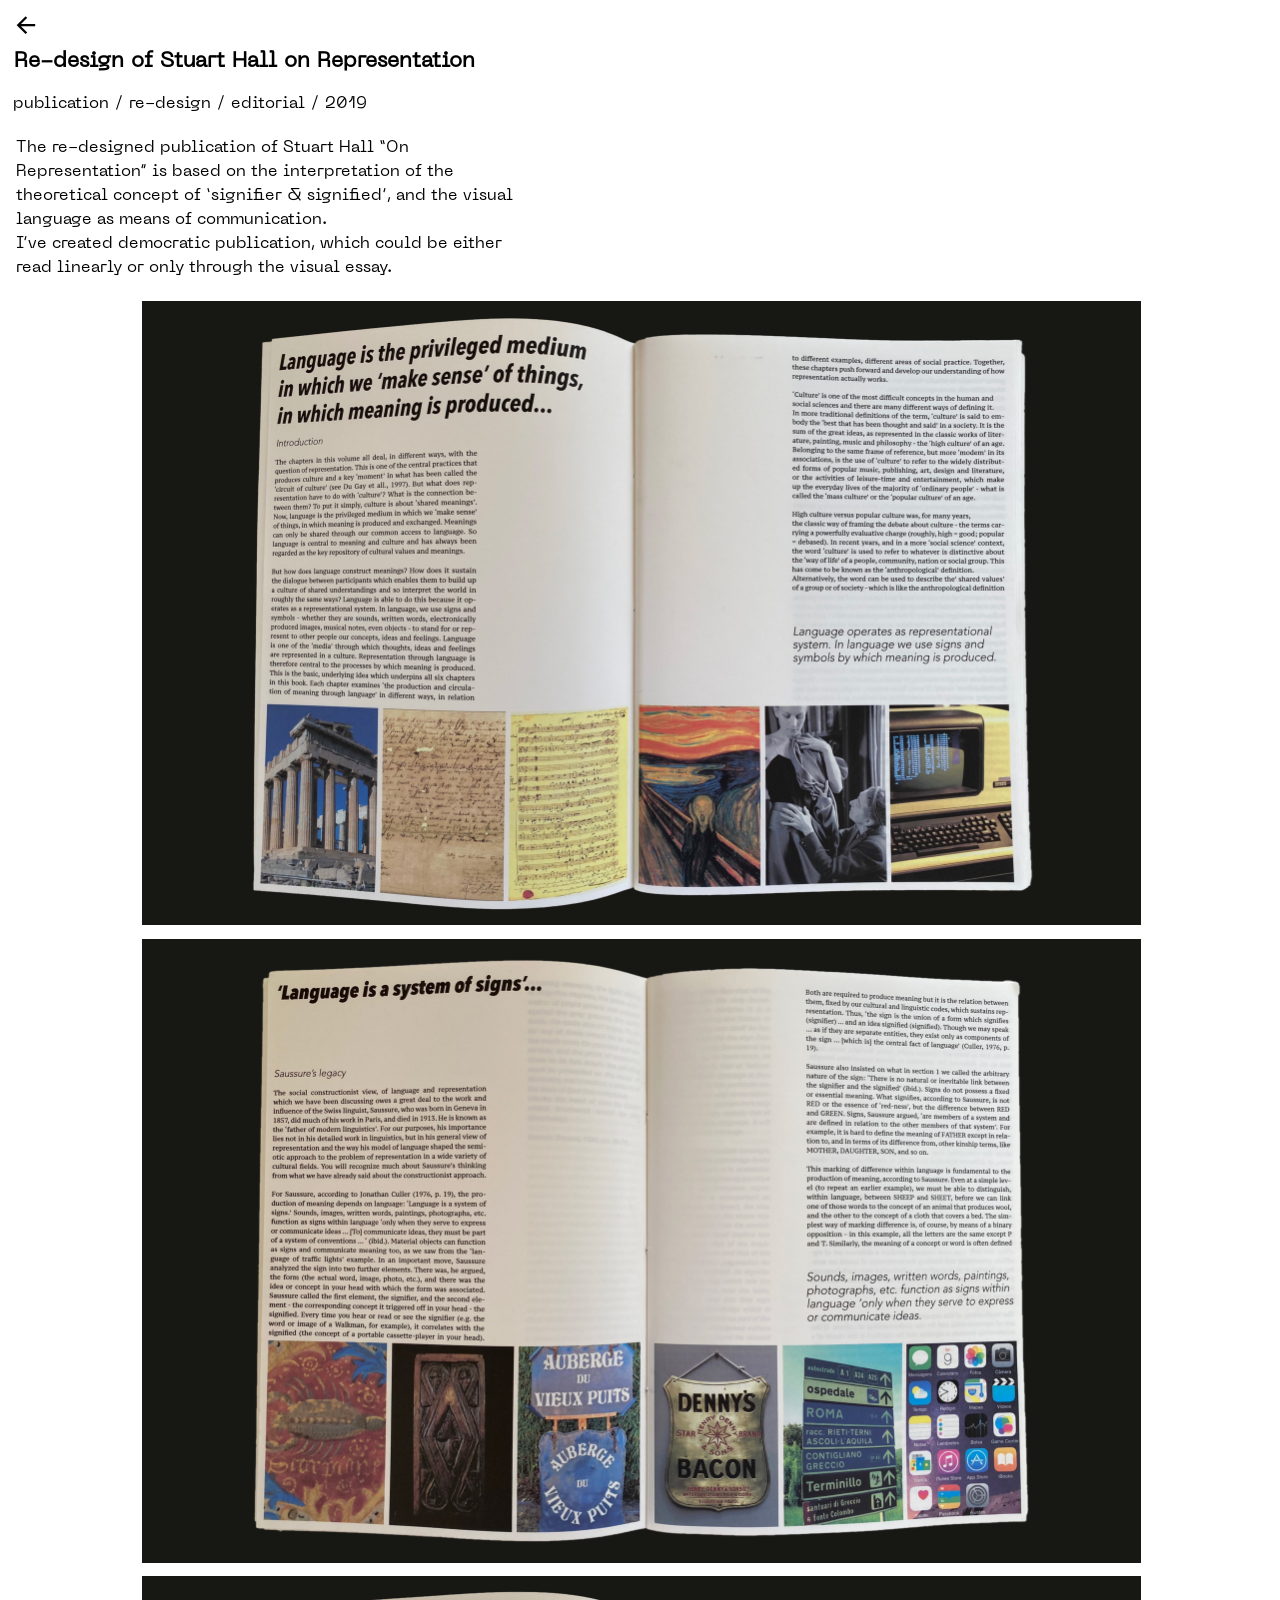
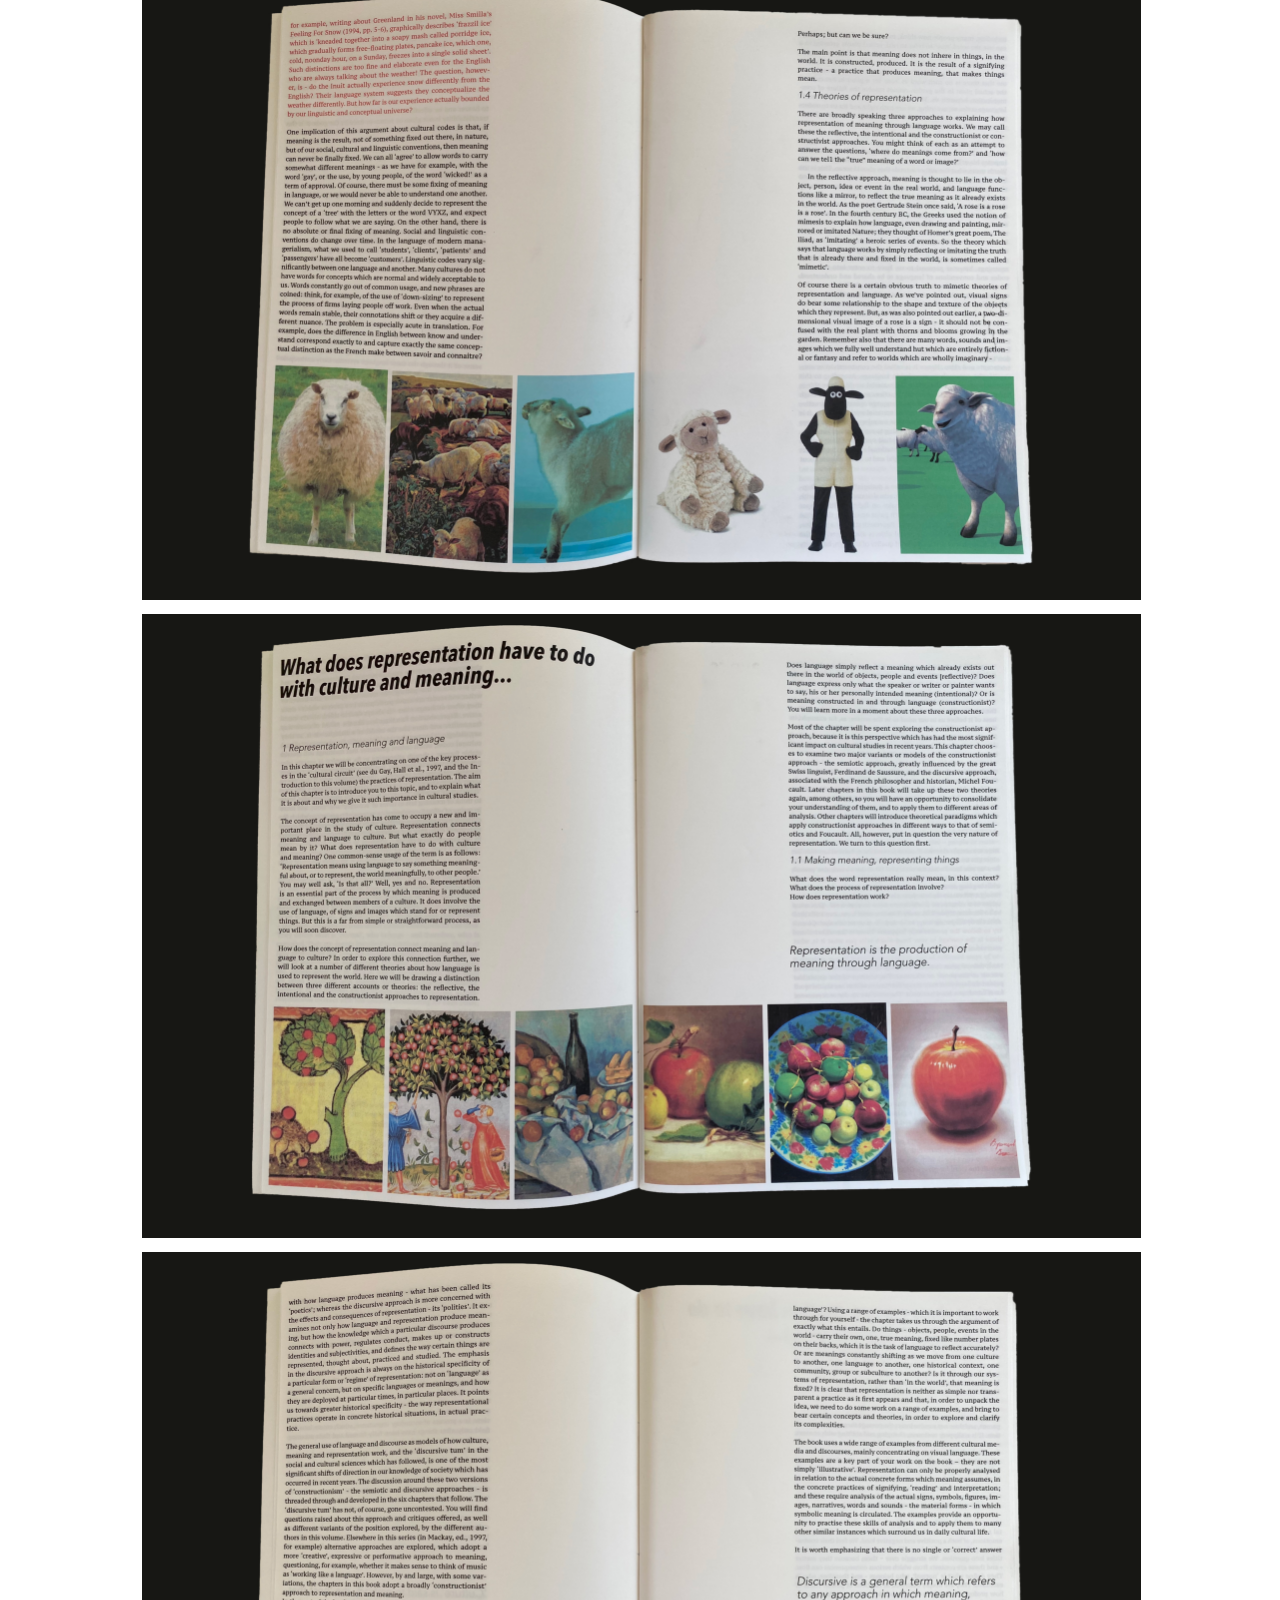
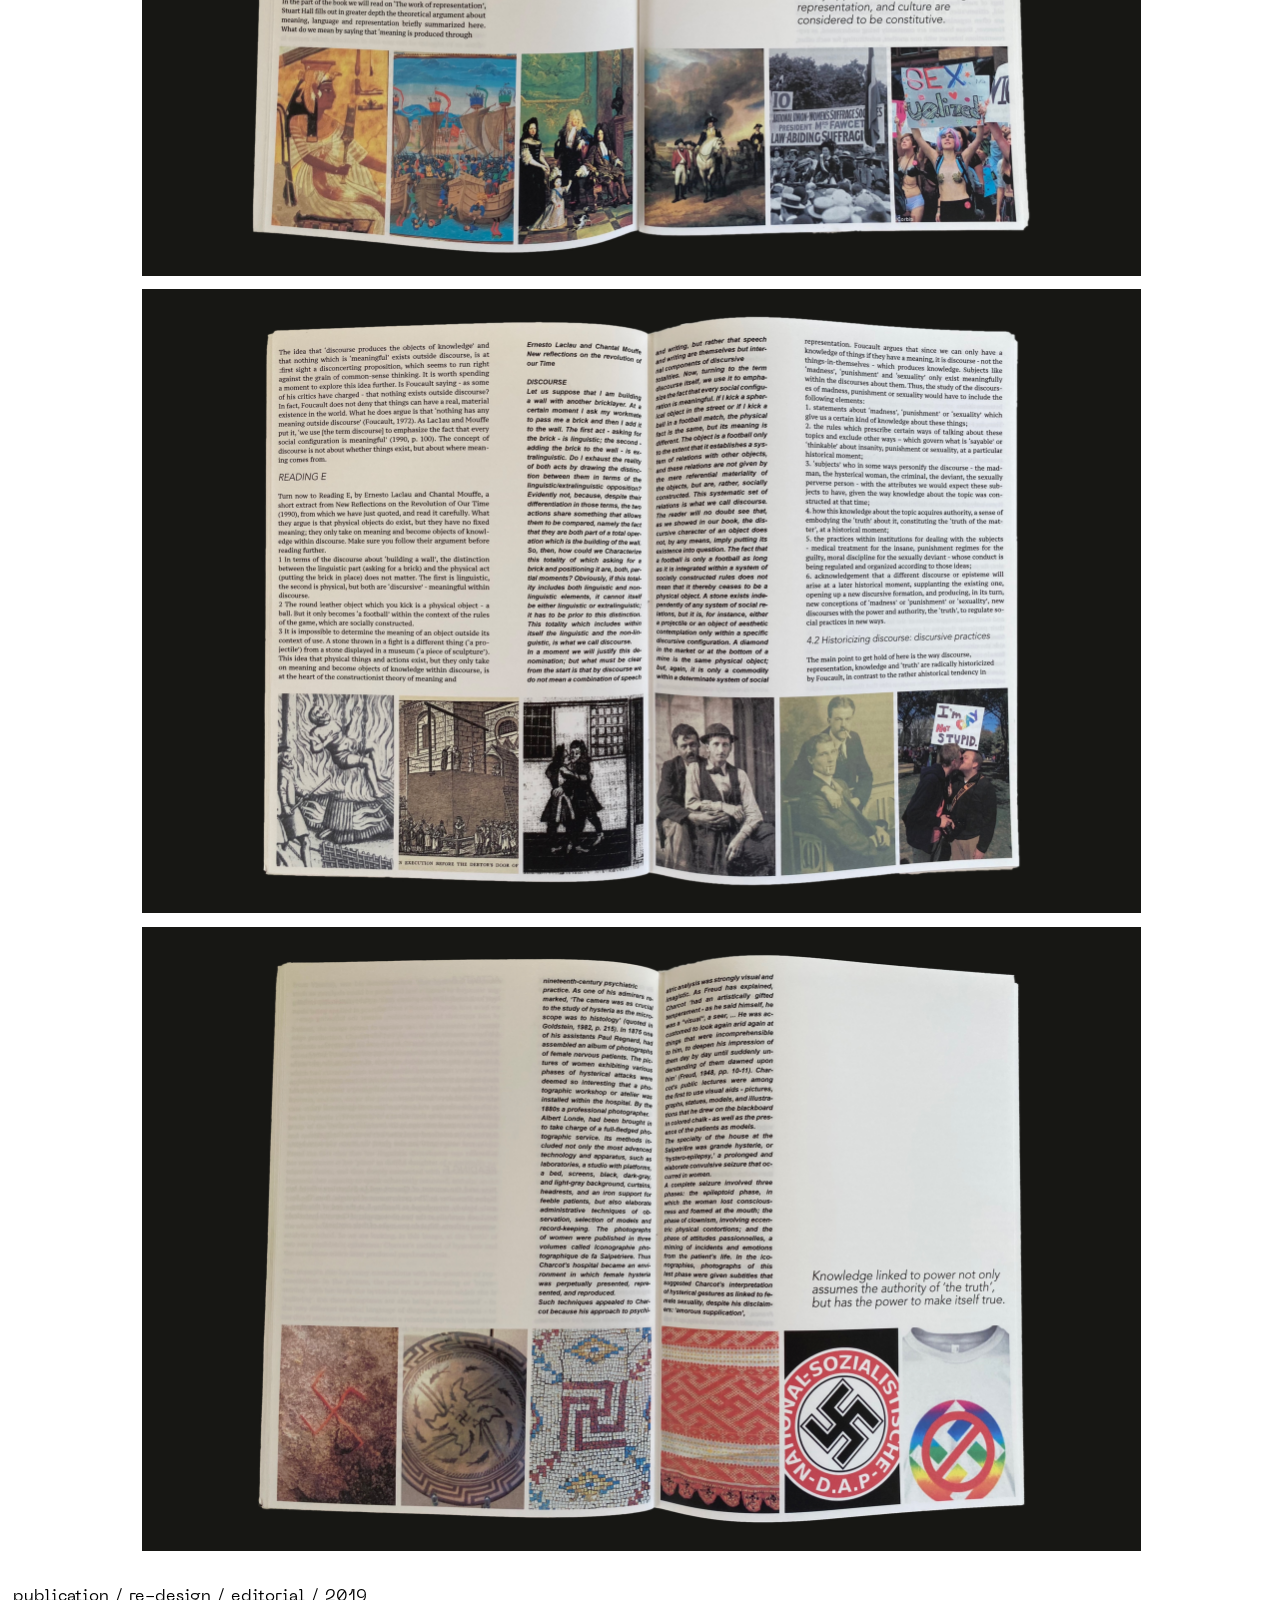
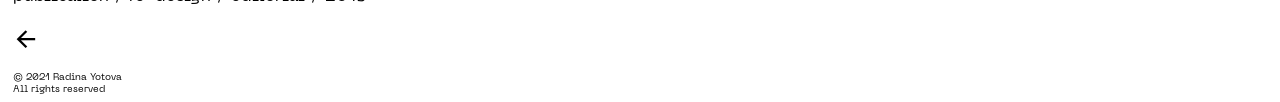
<file: pages/book-representation.html>
<!DOCTYPE html>
<html lang="en" >
<head>
  <meta charset="UTF-8">
  <meta name="viewport" content="width=device-width, initial-scale=1.0">
  <link rel="icon" href="content/img/WW.png">
  <title>Re-design of Stuart Hall on Representation</title>
  <link rel="stylesheet" href="./stylePage.css">

</head>
<body>
<div id="wrapper">
    <div class="button">
      <button class="back">
        <a href="../index.html">←</a>
      </button> 
    </div>

    <div class="container-text">
      <h1 class="title">Re-design of Stuart Hall on Representation</h1>
          <div class="labels">
      <div class="labels-text">
        publication / re-design / editorial / 2019
      </div>
    </div>
      <p class="info">
      The re-designed publication of Stuart Hall “On Representation” is based on the interpretation of the theoretical concept of ‘signifier & signified’, and the visual language as means of communication.<br>I’ve created democratic publication, which could be either read linearly or only through the visual essay.<br>
      </p>
    </div>

  <div class="img">
      <img src="content/img/book-representation/1.png">
      <img src="content/img/book-representation/2.png">
      <img src="content/img/book-representation/3.png">
      <img src="content/img/book-representation/4.png">
      <img src="content/img/book-representation/5.png">
      <img src="content/img/book-representation/6.png">
      <img src="content/img/book-representation/7.png">
    </div>

    <div class="labels">
      <div class="labels-text">
        publication / re-design / editorial / 2019
      </div>
    </div>

    <div class="button">
      <button class="back">
        <a href="../index.html">←</a>
      </button> 
    </div>

    <div class="copyrights">
      <div class="copyrights-text">
        © 2021 Radina Yotova<br>All rights reserved
      </div>
    </div>
</div>
</body>
</html>
</file>
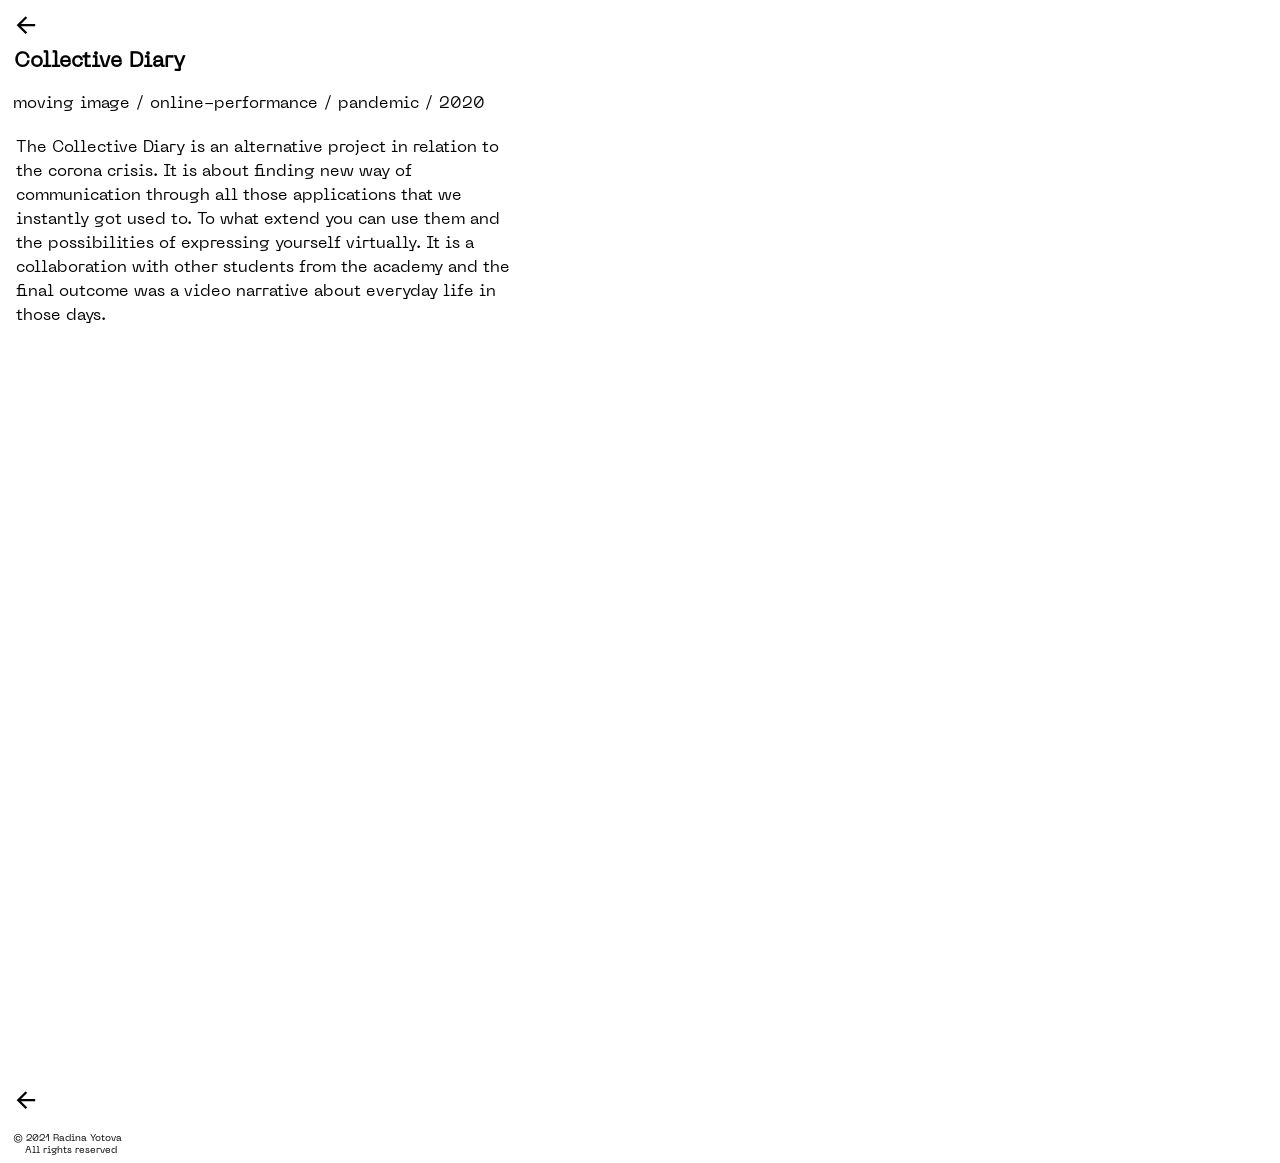
<file: pages/collective-diary.html>
<!DOCTYPE html>
<html lang="en" >
<head>
  <meta charset="UTF-8">
  <meta content="width=device-width, minimum-scale=0.9" name="viewport"/>
  <link rel="icon" href="content/img/WW.png">
  <title>Collective Diary</title>
  <link rel="stylesheet" href="./stylePage.css">

</head>
<body>
<div id="wrapper">
    <div class="button">
      <button class="back">
        <a href="../index.html">←</a>
      </button> 
    </div>

    <div class="container-text">
      <h1 class="title">Collective Diary</h1>
          <div class="labels">
      <div class="labels-text">
        moving image / online-performance / pandemic / 2020
      </div>
    </div>
      <p class="info">
        The Collective Diary is an alternative project in relation to the corona crisis. It is about finding new way of communication through all those applications that we instantly got used to. To what extend you can use them and the possibilities of expressing yourself virtually. It is a collaboration with other students from the academy and the final outcome was a video narrative about everyday life in those days.
      </p>
    </div>

  <div class="img">
      <iframe title="vimeo-player" src="https://player.vimeo.com/video/425050759" width="1080" height="720" frameborder="0" allowfullscreen></iframe>
    </div>


    <div class="button">
      <button class="back">
        <a href="../index.html">←</a>
      </button> 
    </div>

    <div class="copyrights">
      <div class="copyrights-text">
        © 2021 Radina Yotova<br><span>All rights reserved</span>
      </div>
    </div>
  </div>
</body>
</html>
</file>
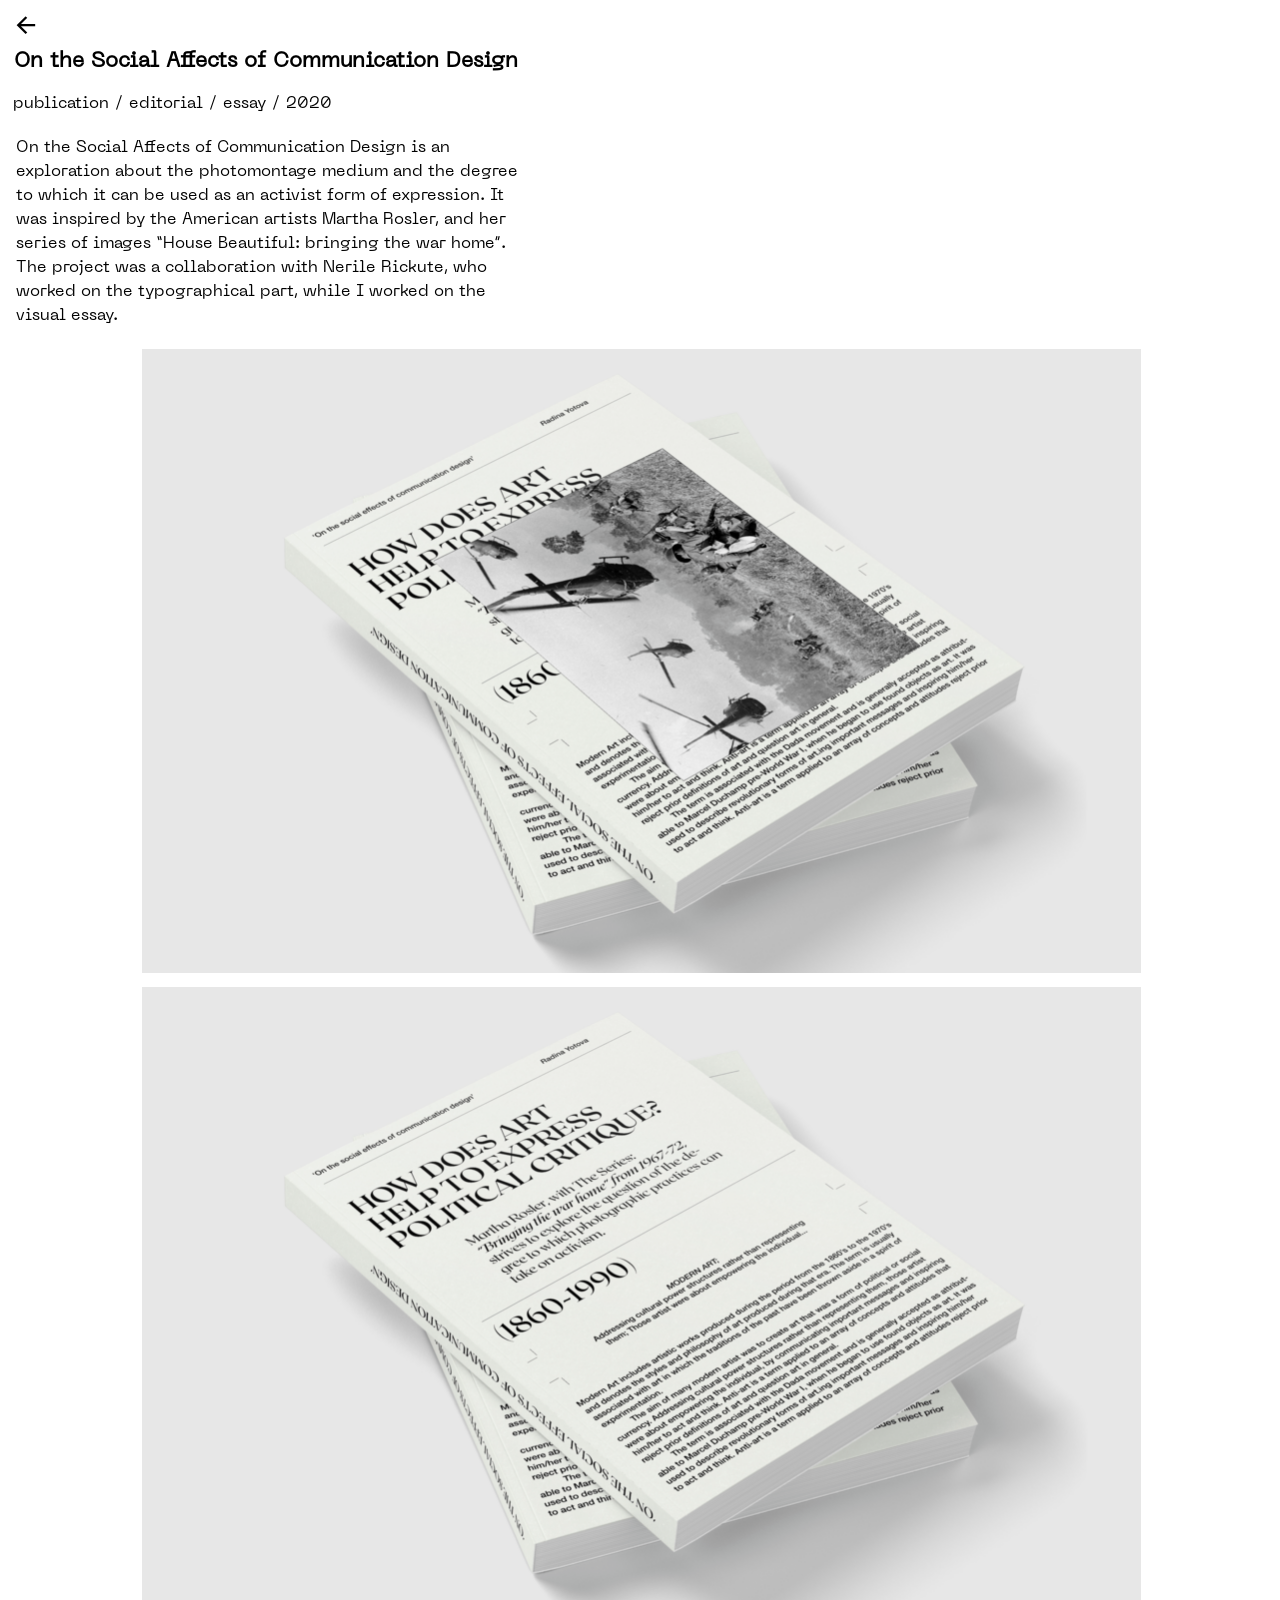
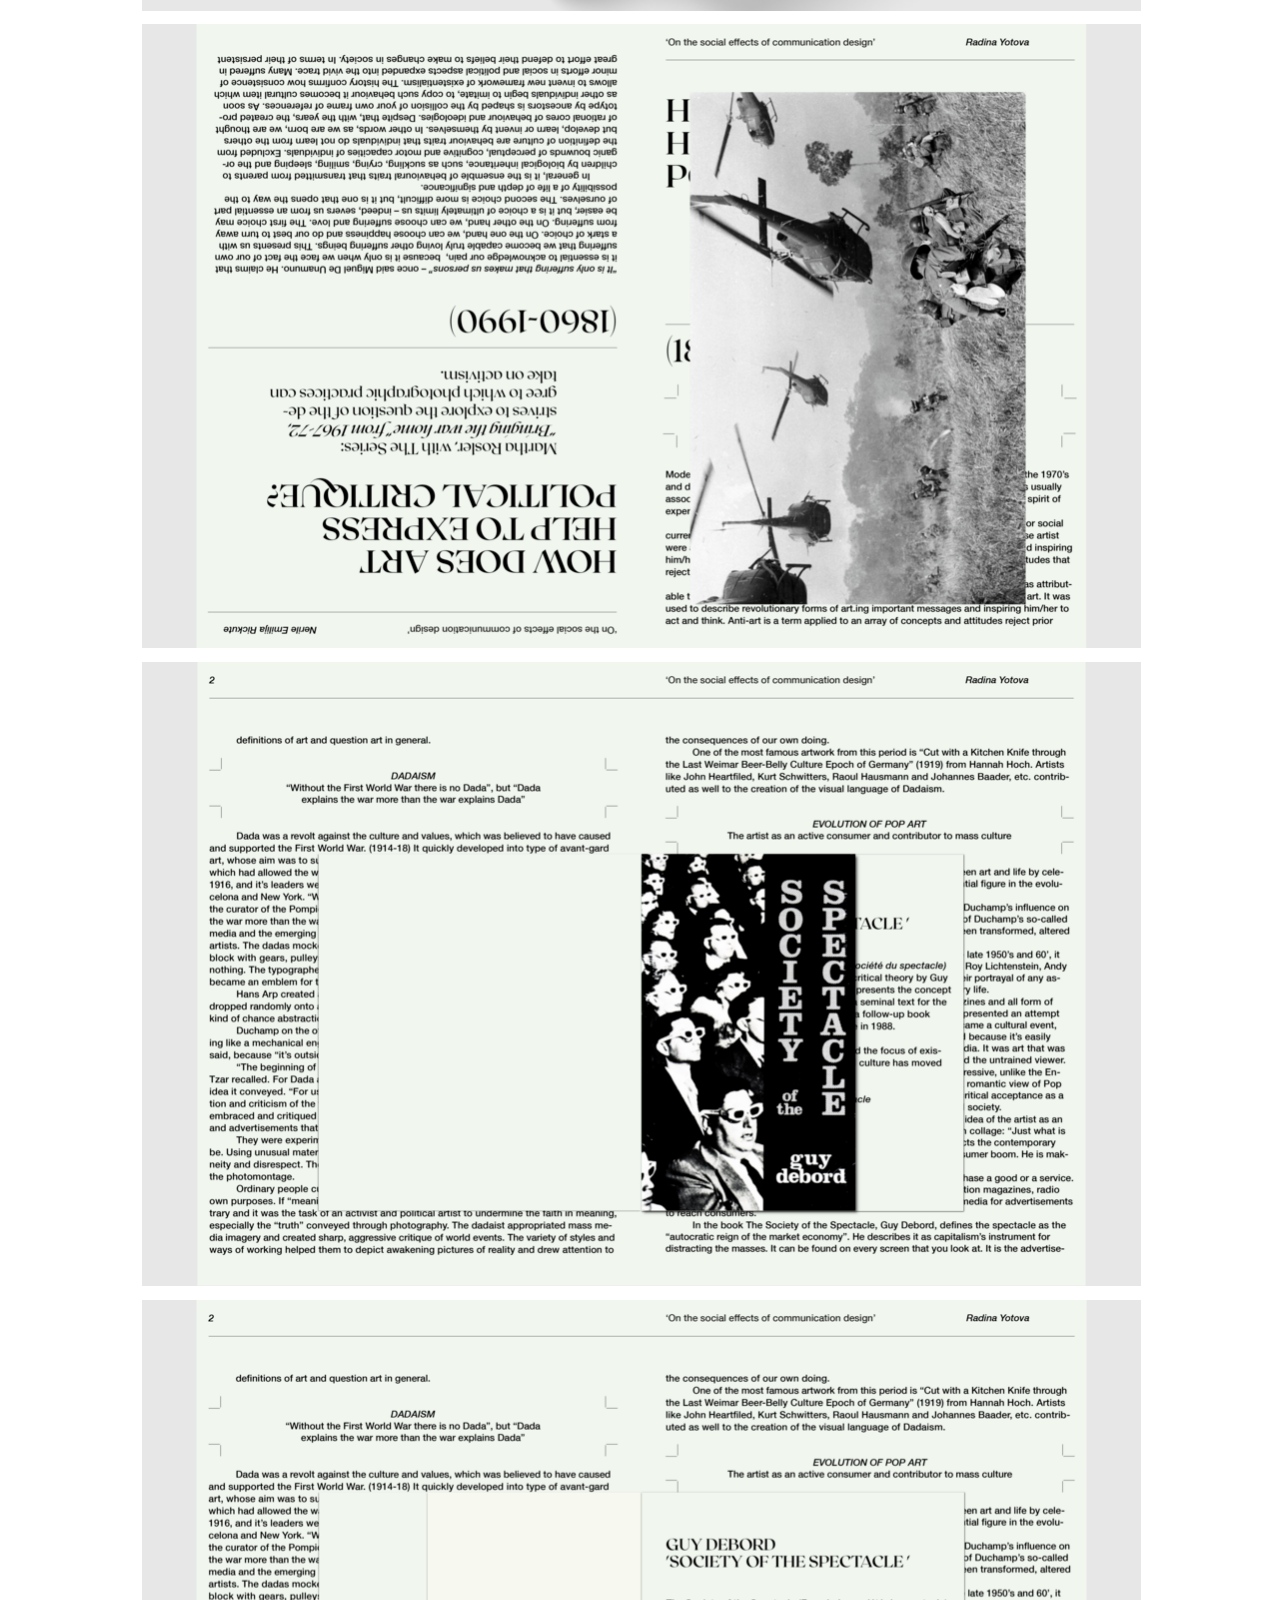
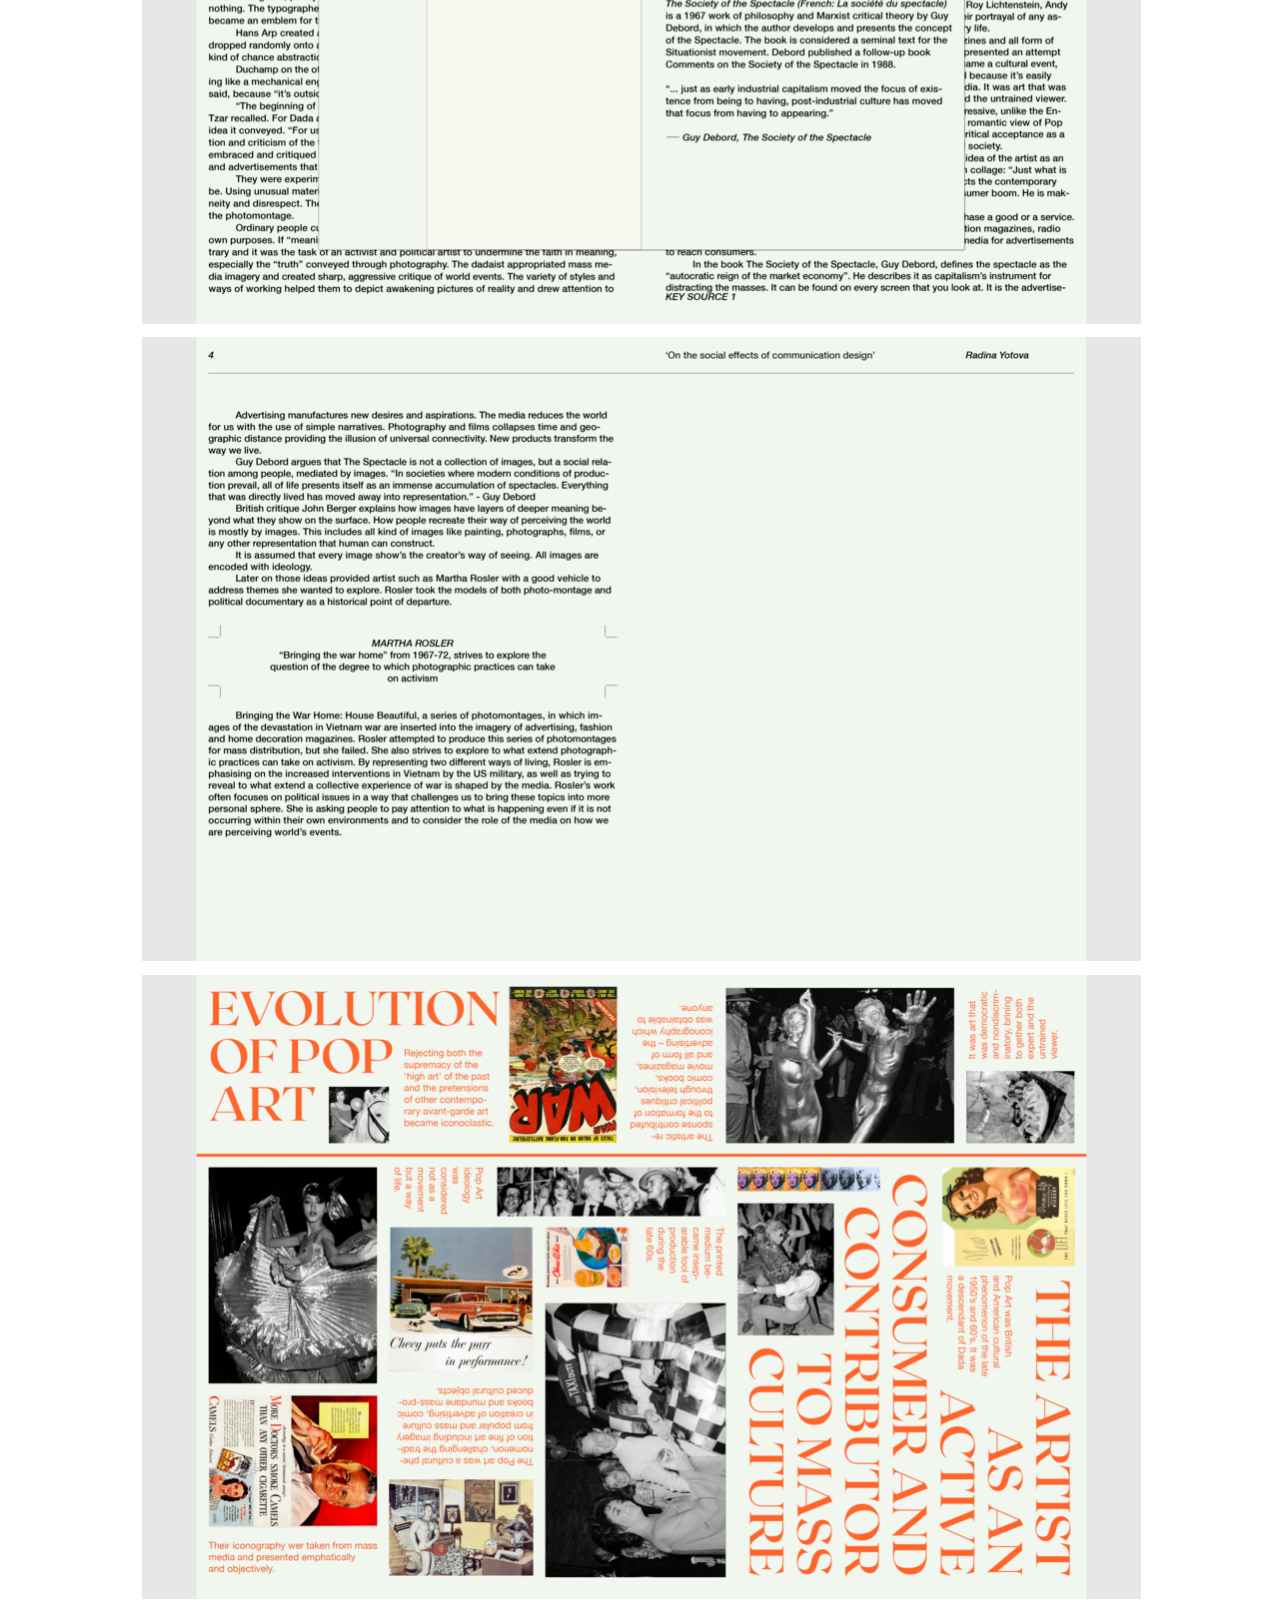
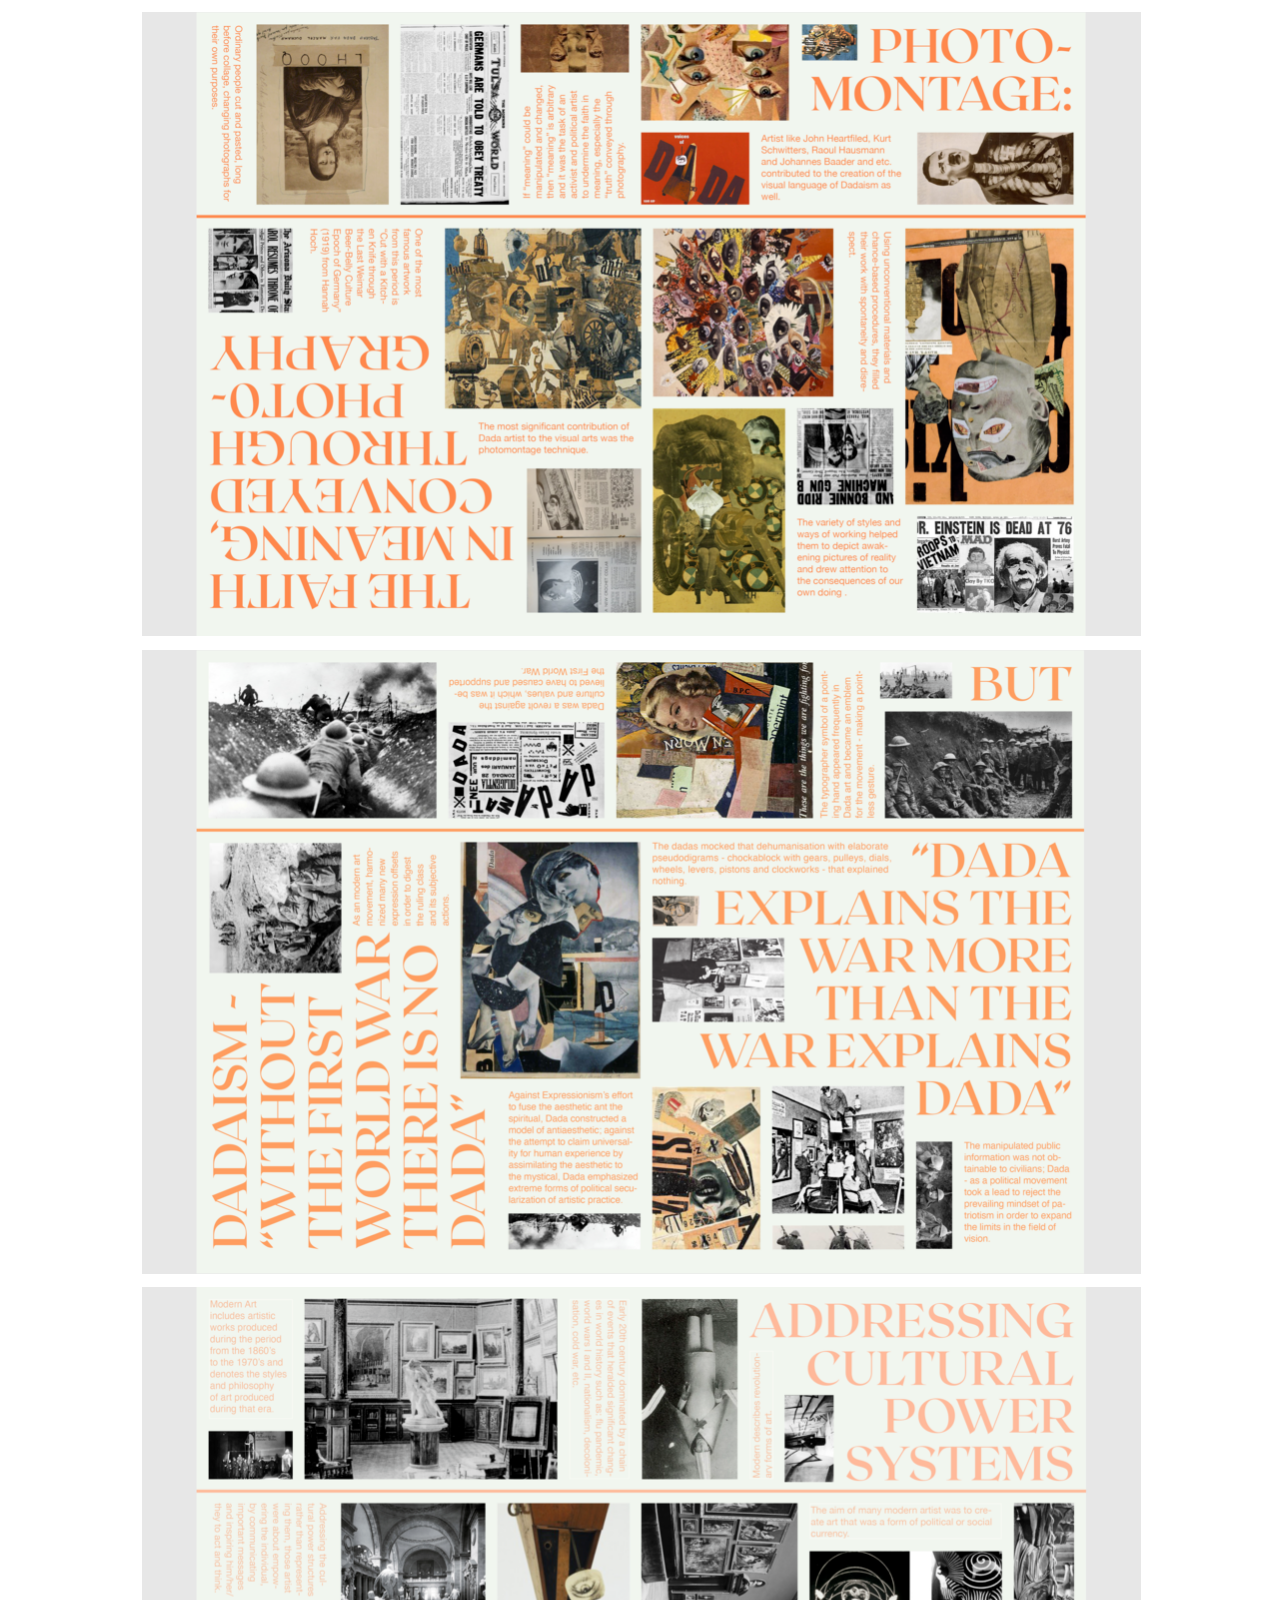
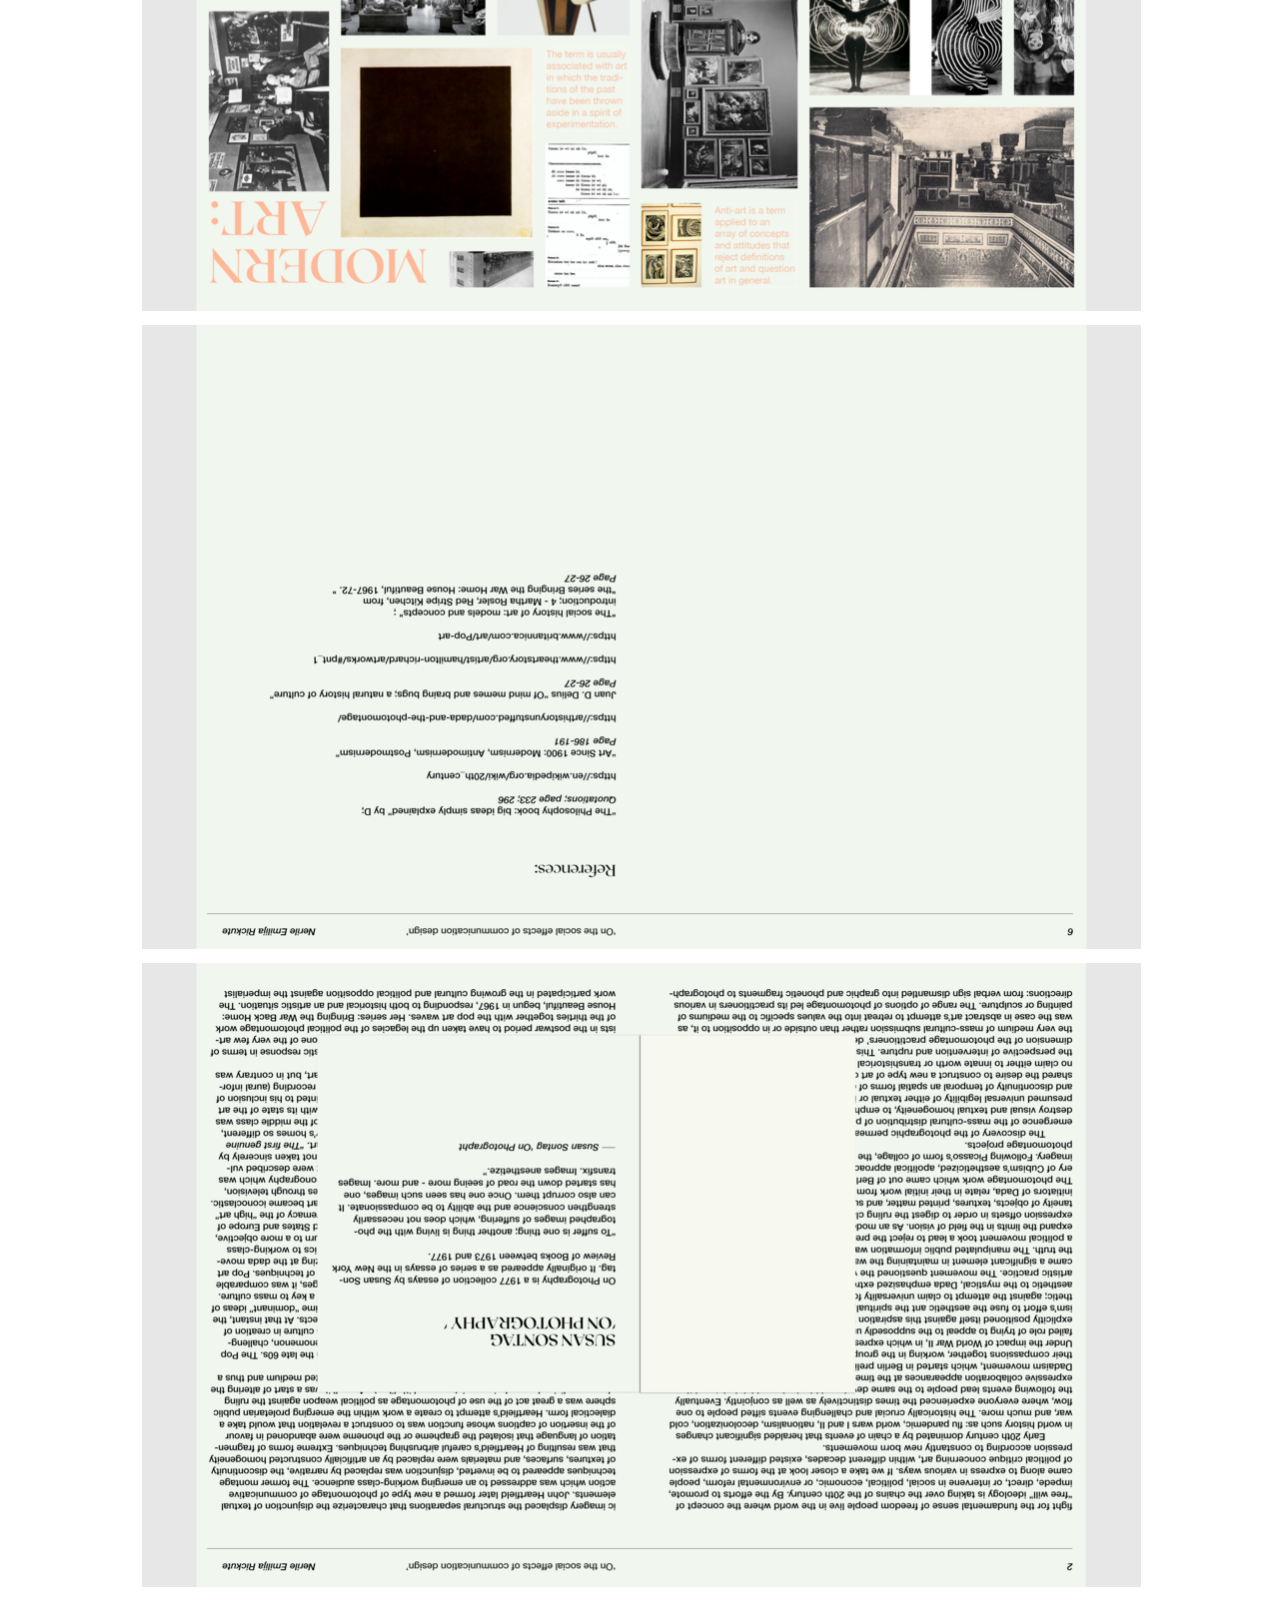
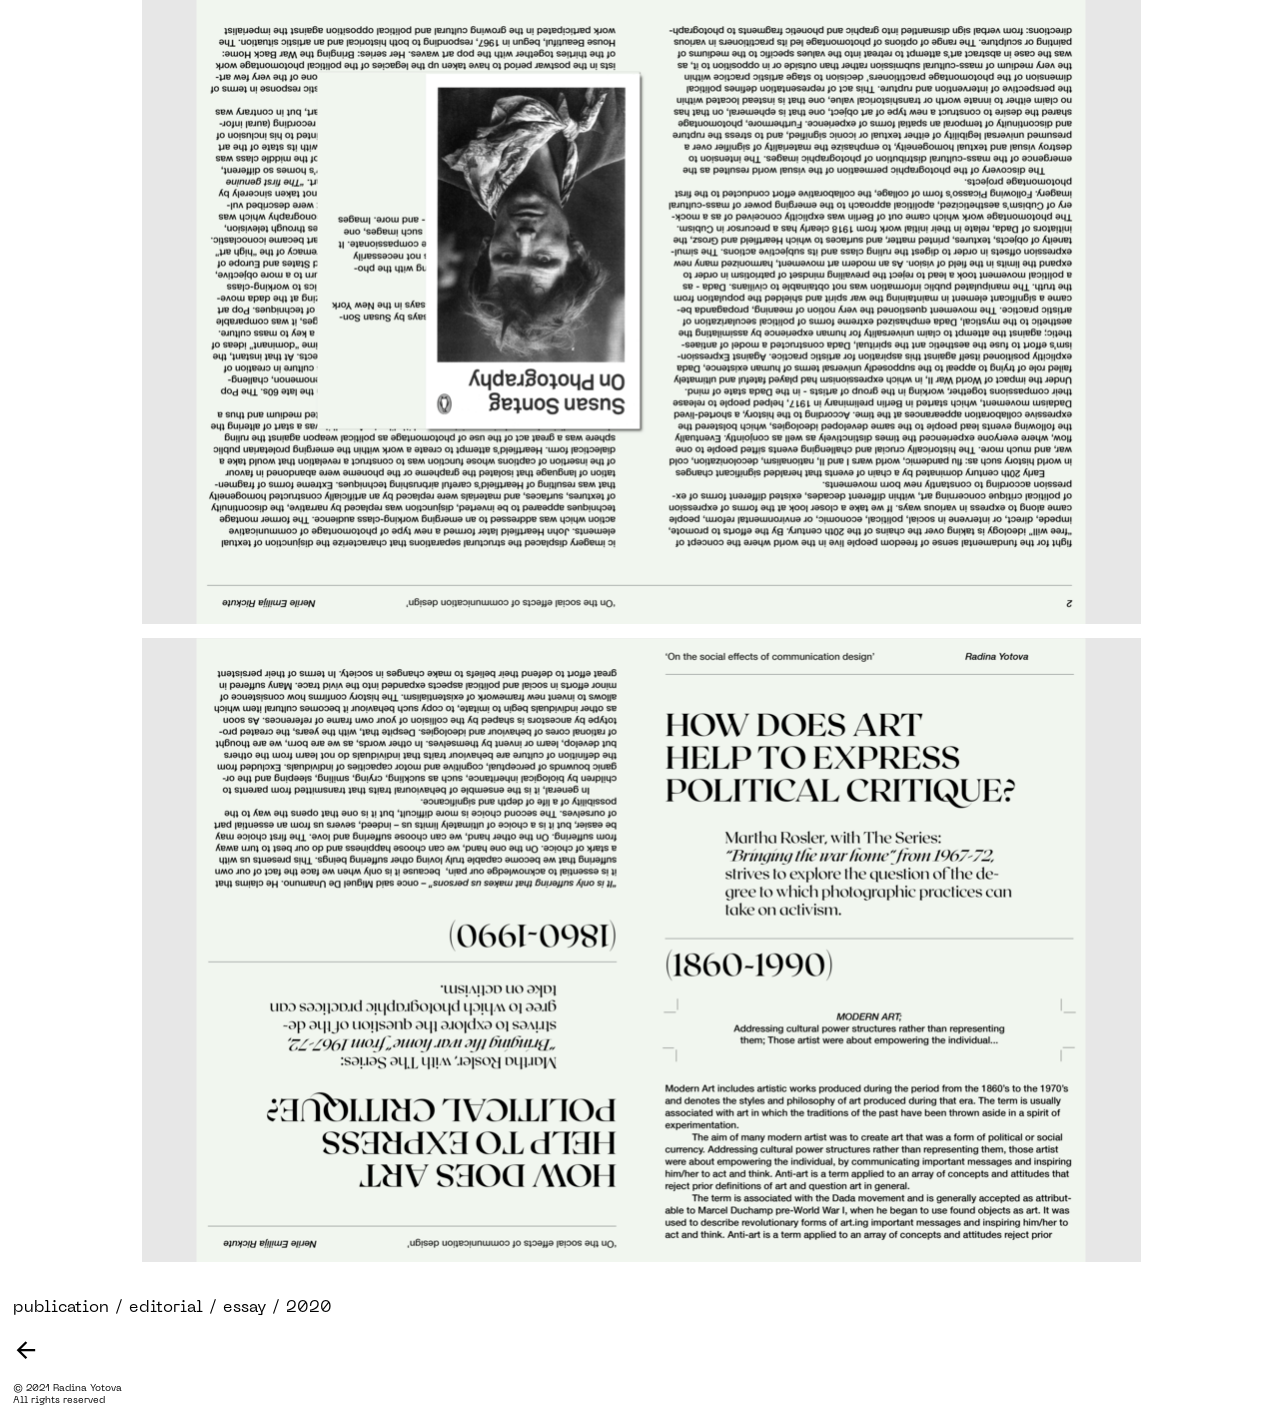
<file: pages/dada-book.html>
<!DOCTYPE html>
<html lang="en" >
<head>
  <meta charset="UTF-8">
  <meta name="viewport" content="width=device-width, initial-scale=1.0">
  <link rel="icon" href="content/img/WW.png">
  <title>On the Social Affects of Communication Design</title>
  <link rel="stylesheet" href="./stylePage.css">

</head>
<body>
<div id="wrapper">
    <div class="button">
      <button class="back">
        <a href="../index.html">←</a>
      </button> 
    </div>

     <div class="container-text">
      <h1 class="title">On the Social Affects of Communication Design</h1>
          <div class="labels">
      <div class="labels-text">
        publication / editorial / essay / 2020
      </div>
    </div>
      <p class="info">
        On the Social Affects of Communication Design is an exploration about the photomontage medium and the degree to which it can be used as an activist form of expression.
        It was inspired by the American artists Martha Rosler, and her series of images “House Beautiful: bringing the war home”.<br>
        The project was a collaboration with Nerile Rickute, who worked on the typographical part, while I worked on the visual essay.<br>
      </p>
    </div>

  <div class="img">
      <img src="content/img/book-dada/1.png">
      <img src="content/img/book-dada/2.png">
      <img src="content/img/book-dada/3.png">
      <img src="content/img/book-dada/5.png">
      <img src="content/img/book-dada/6.png">
      <img src="content/img/book-dada/7.png">
      <img src="content/img/book-dada/8.png">
      <img src="content/img/book-dada/9.png">
      <img src="content/img/book-dada/10.png">
      <img src="content/img/book-dada/11.png">
      <img src="content/img/book-dada/12.png">
      <img src="content/img/book-dada/13.png">
      <img src="content/img/book-dada/14.png">
      <img src="content/img/book-dada/4.png">
    </div>

    <div class="labels">
      <div class="labels-text">
         publication / editorial / essay / 2020
      </div>
    </div>

    <div class="button">
      <button class="back">
        <a href="../index.html">←</a>
      </button> 
    </div>

    <div class="copyrights">
      <div class="copyrights-text">
        © 2021 Radina Yotova<br>All rights reserved
      </div>
    </div>
</body>   
</body>
</html>
</file>
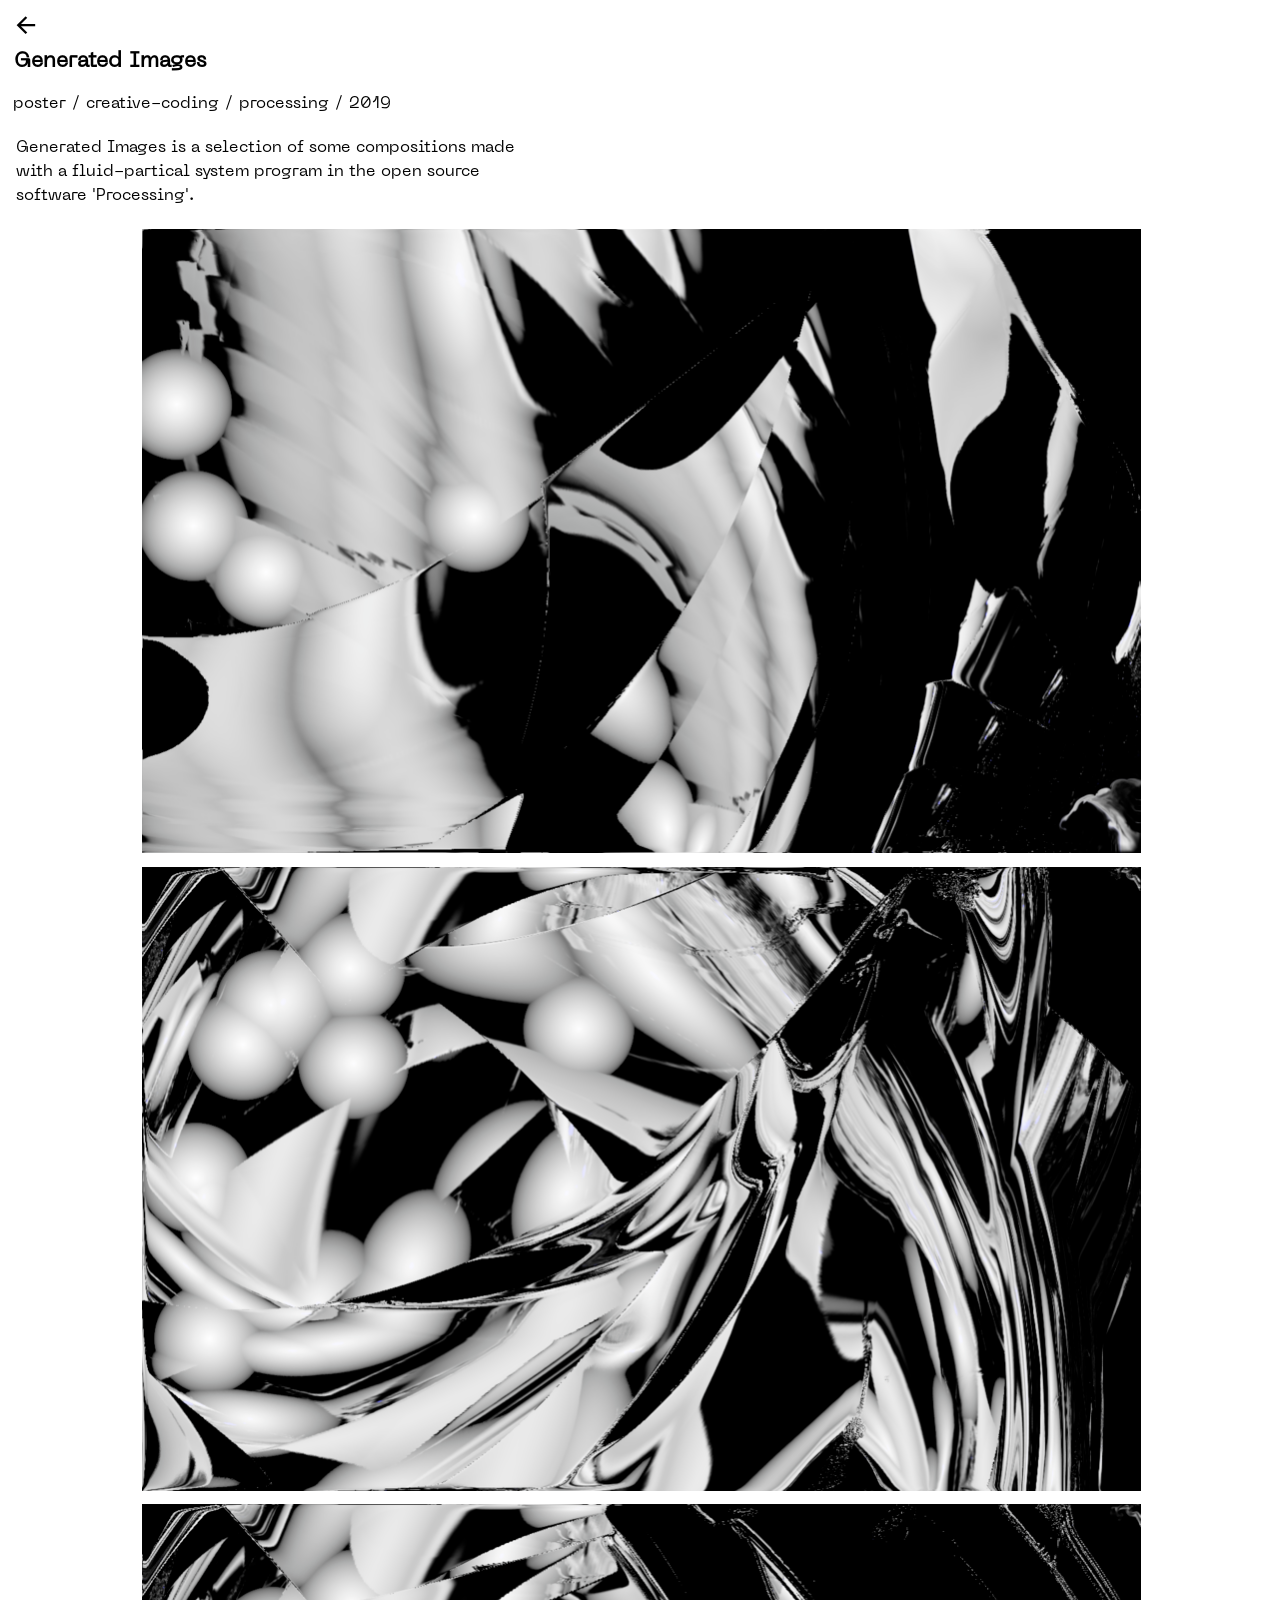
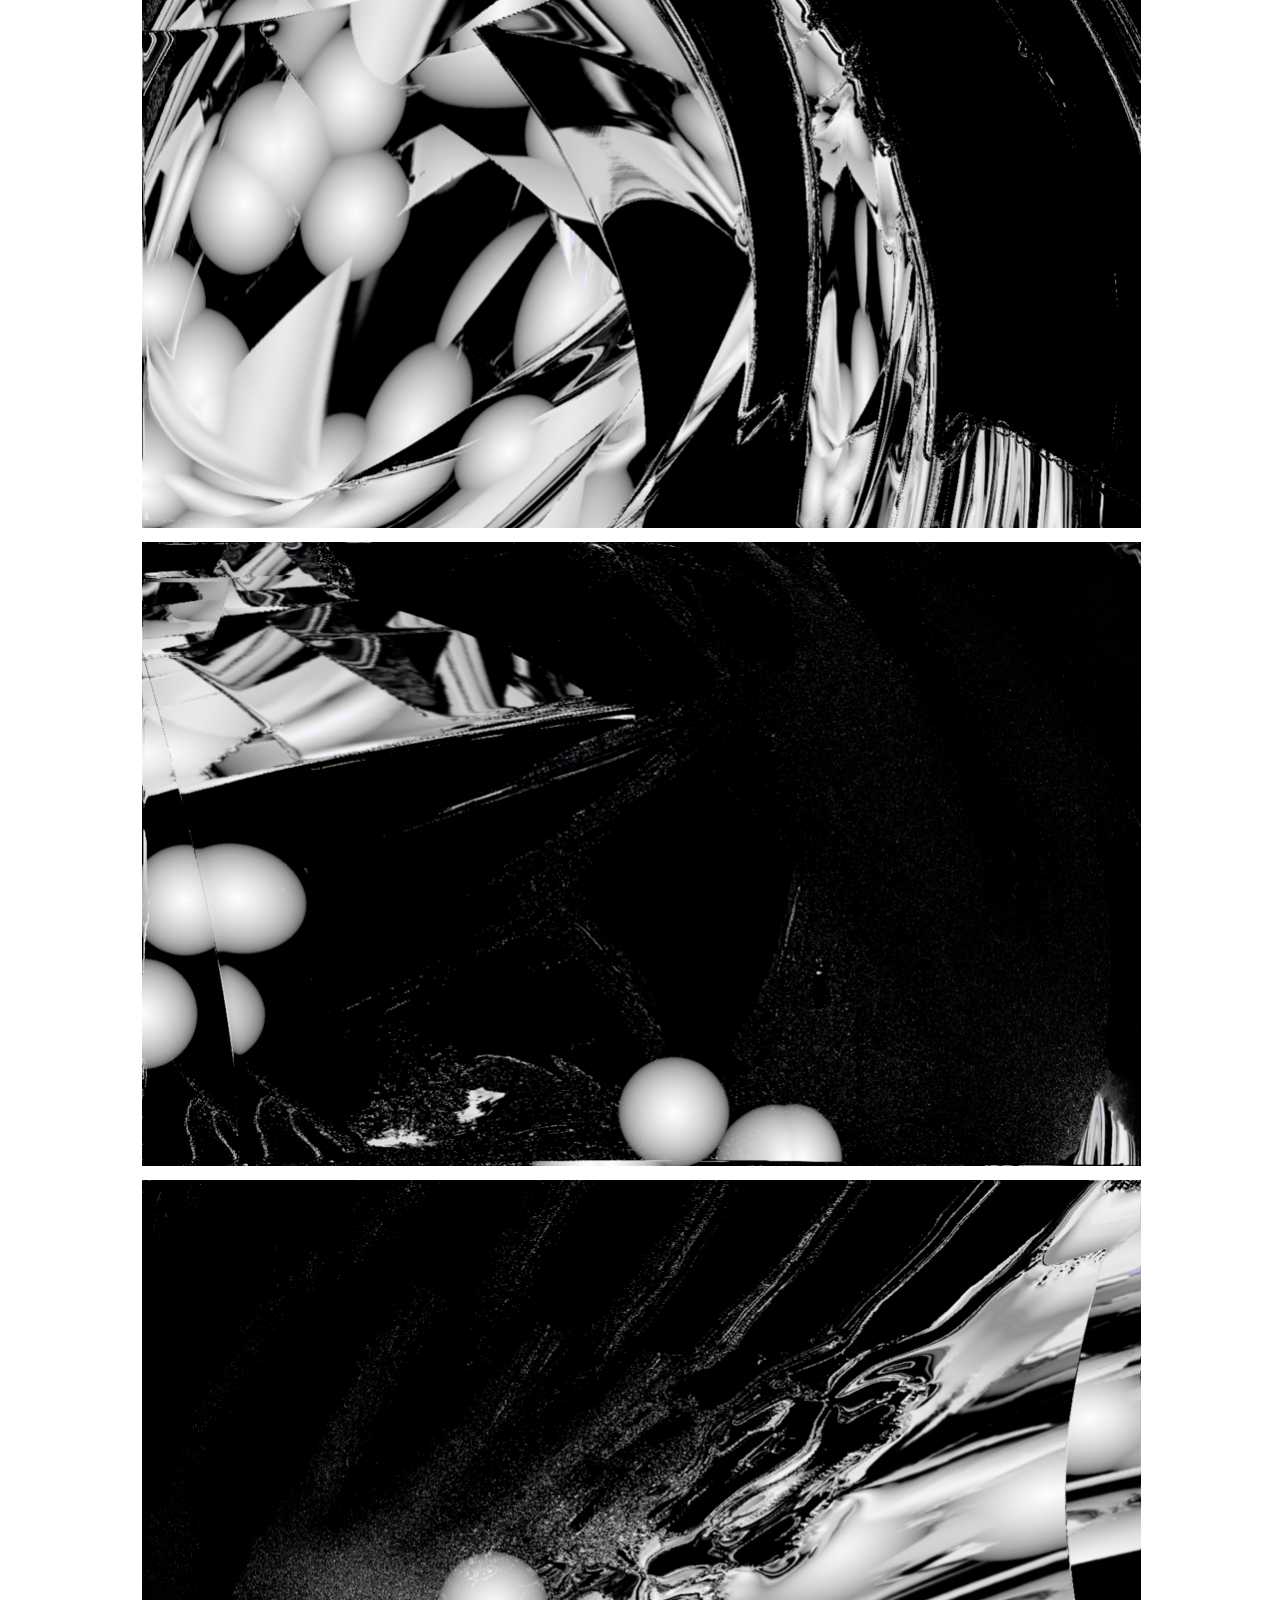
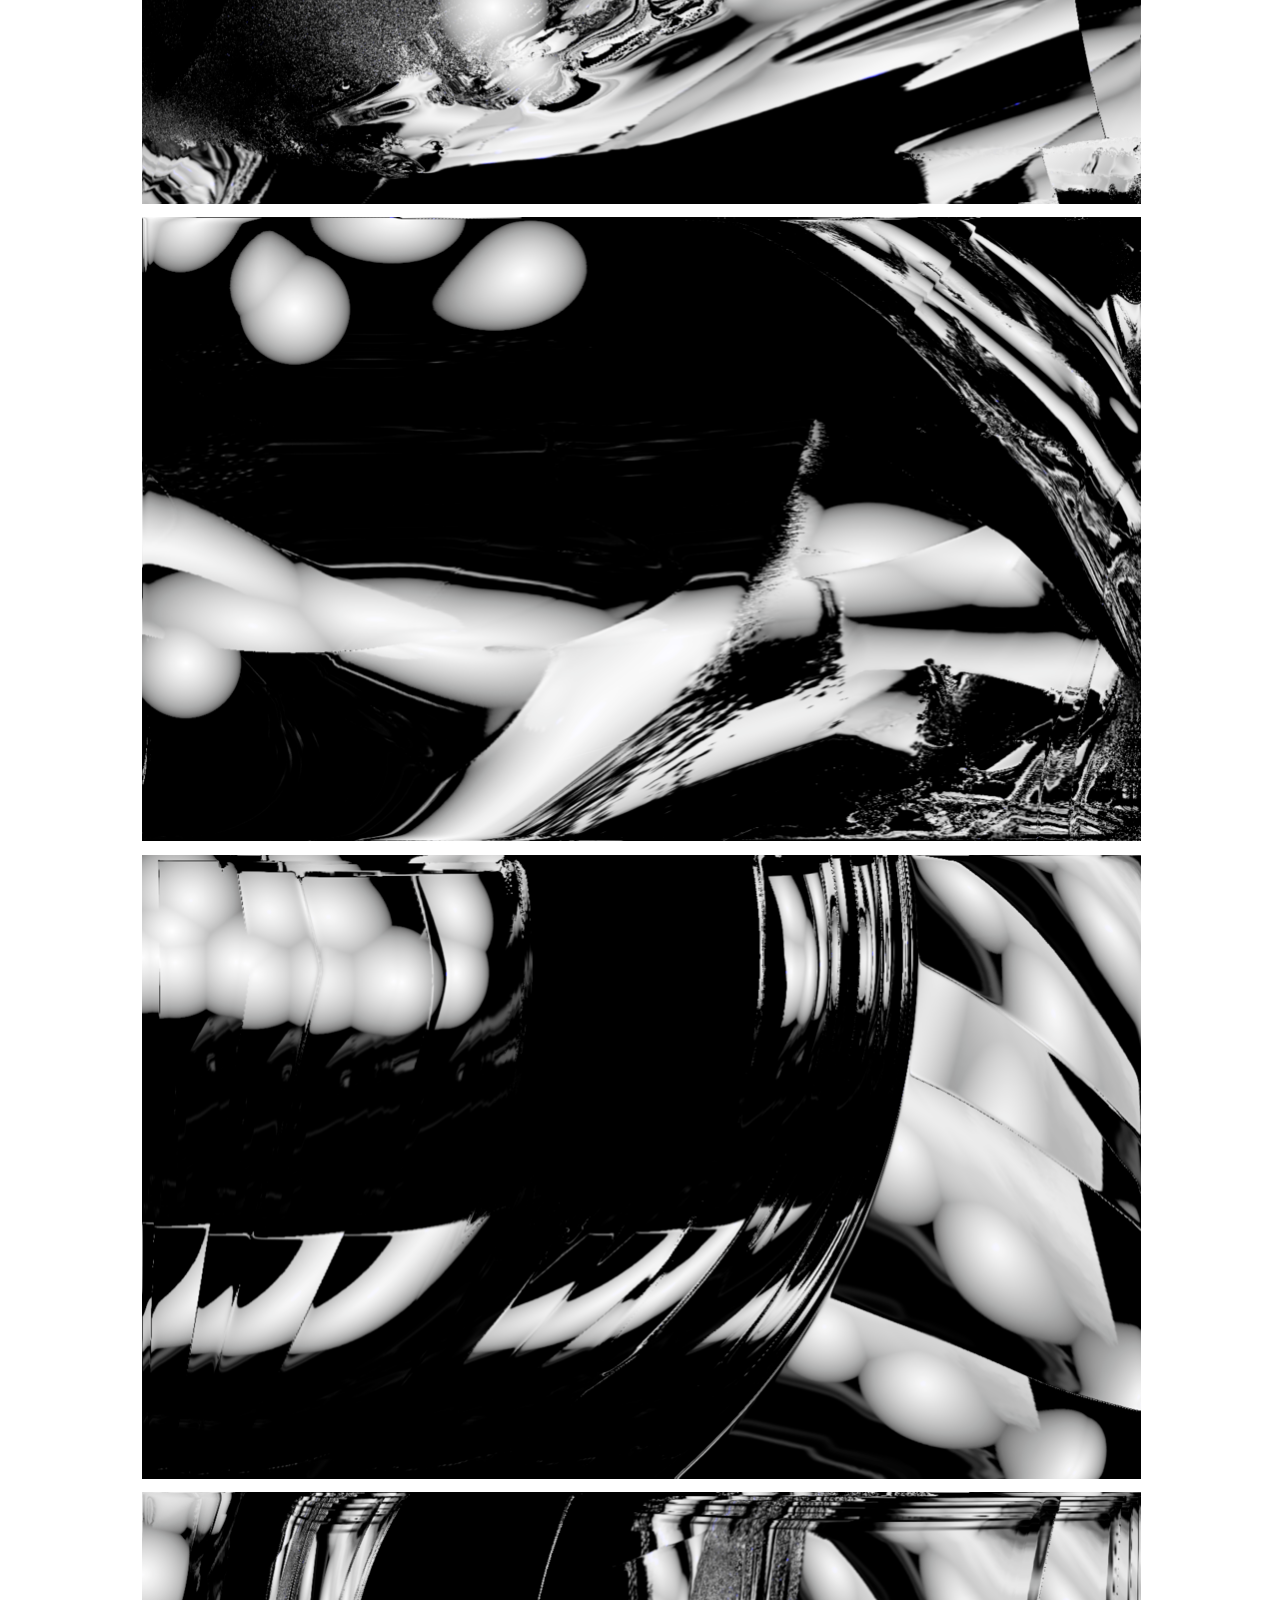
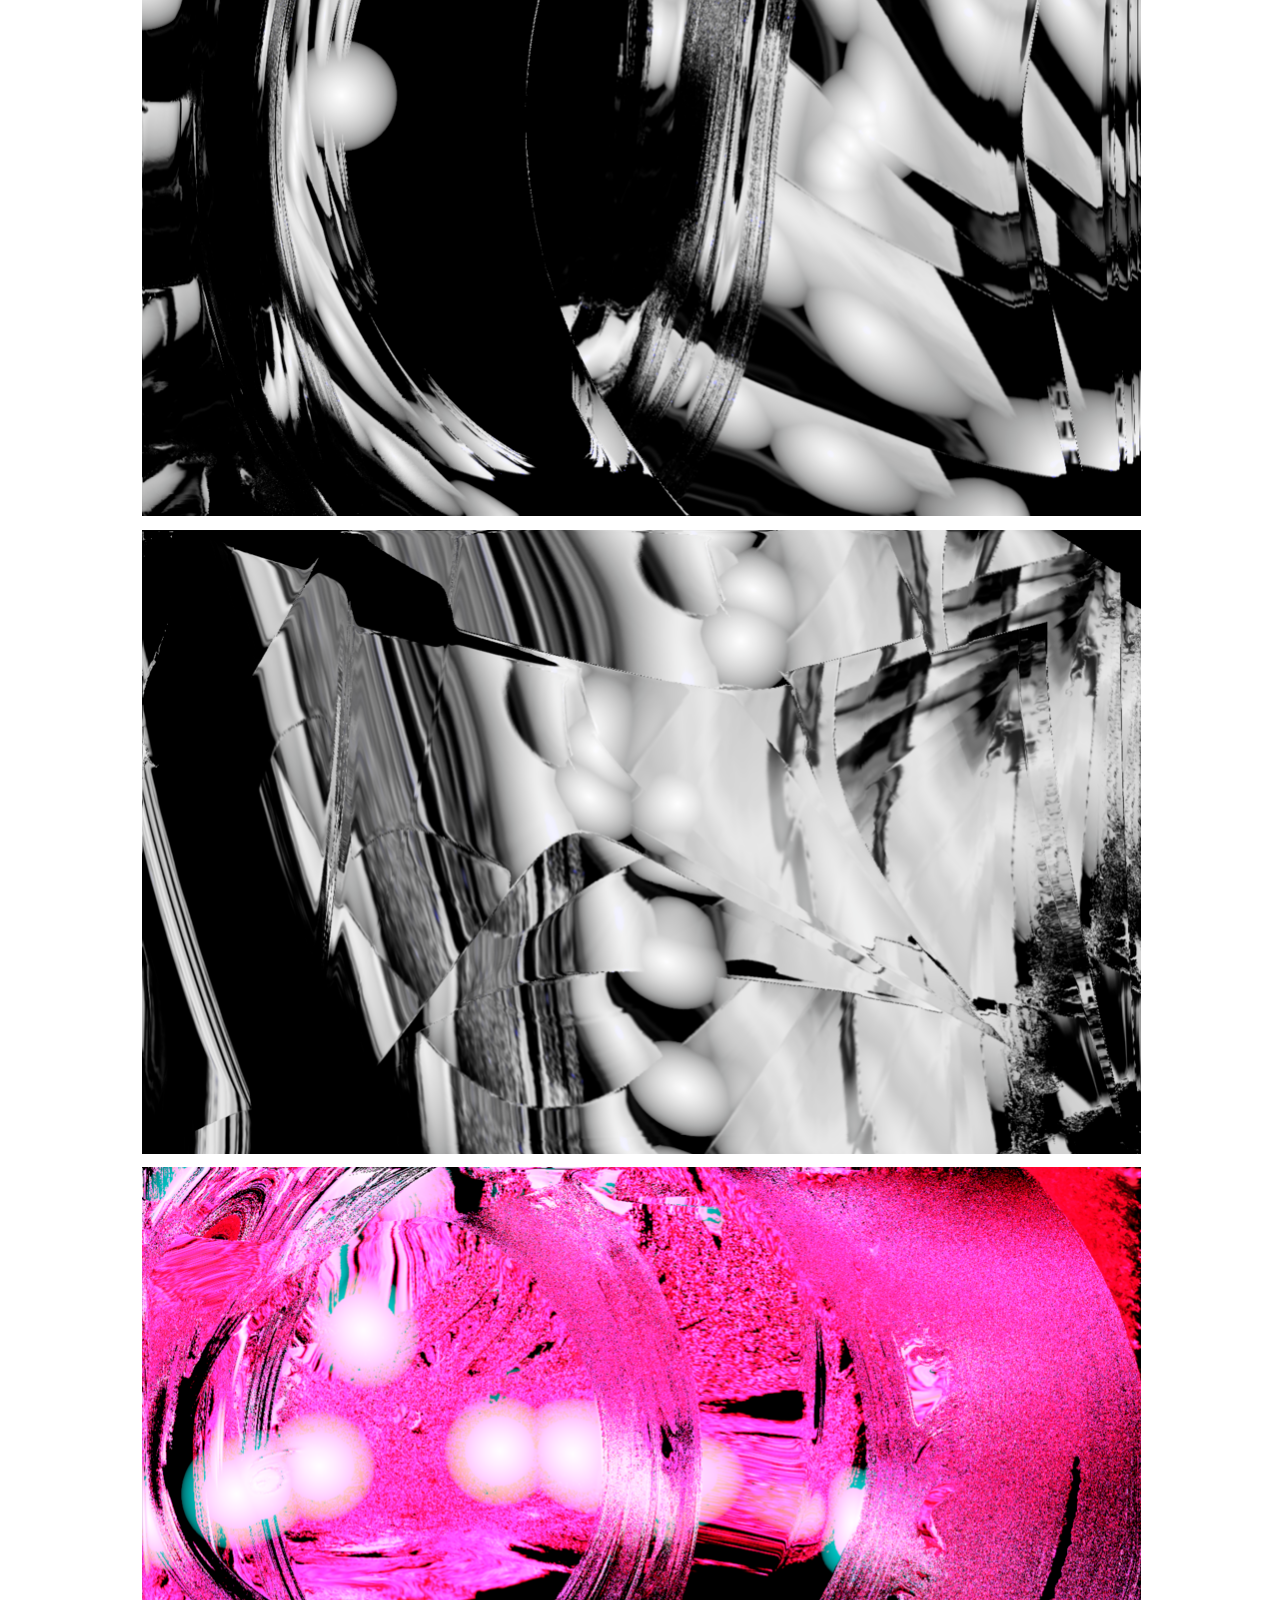
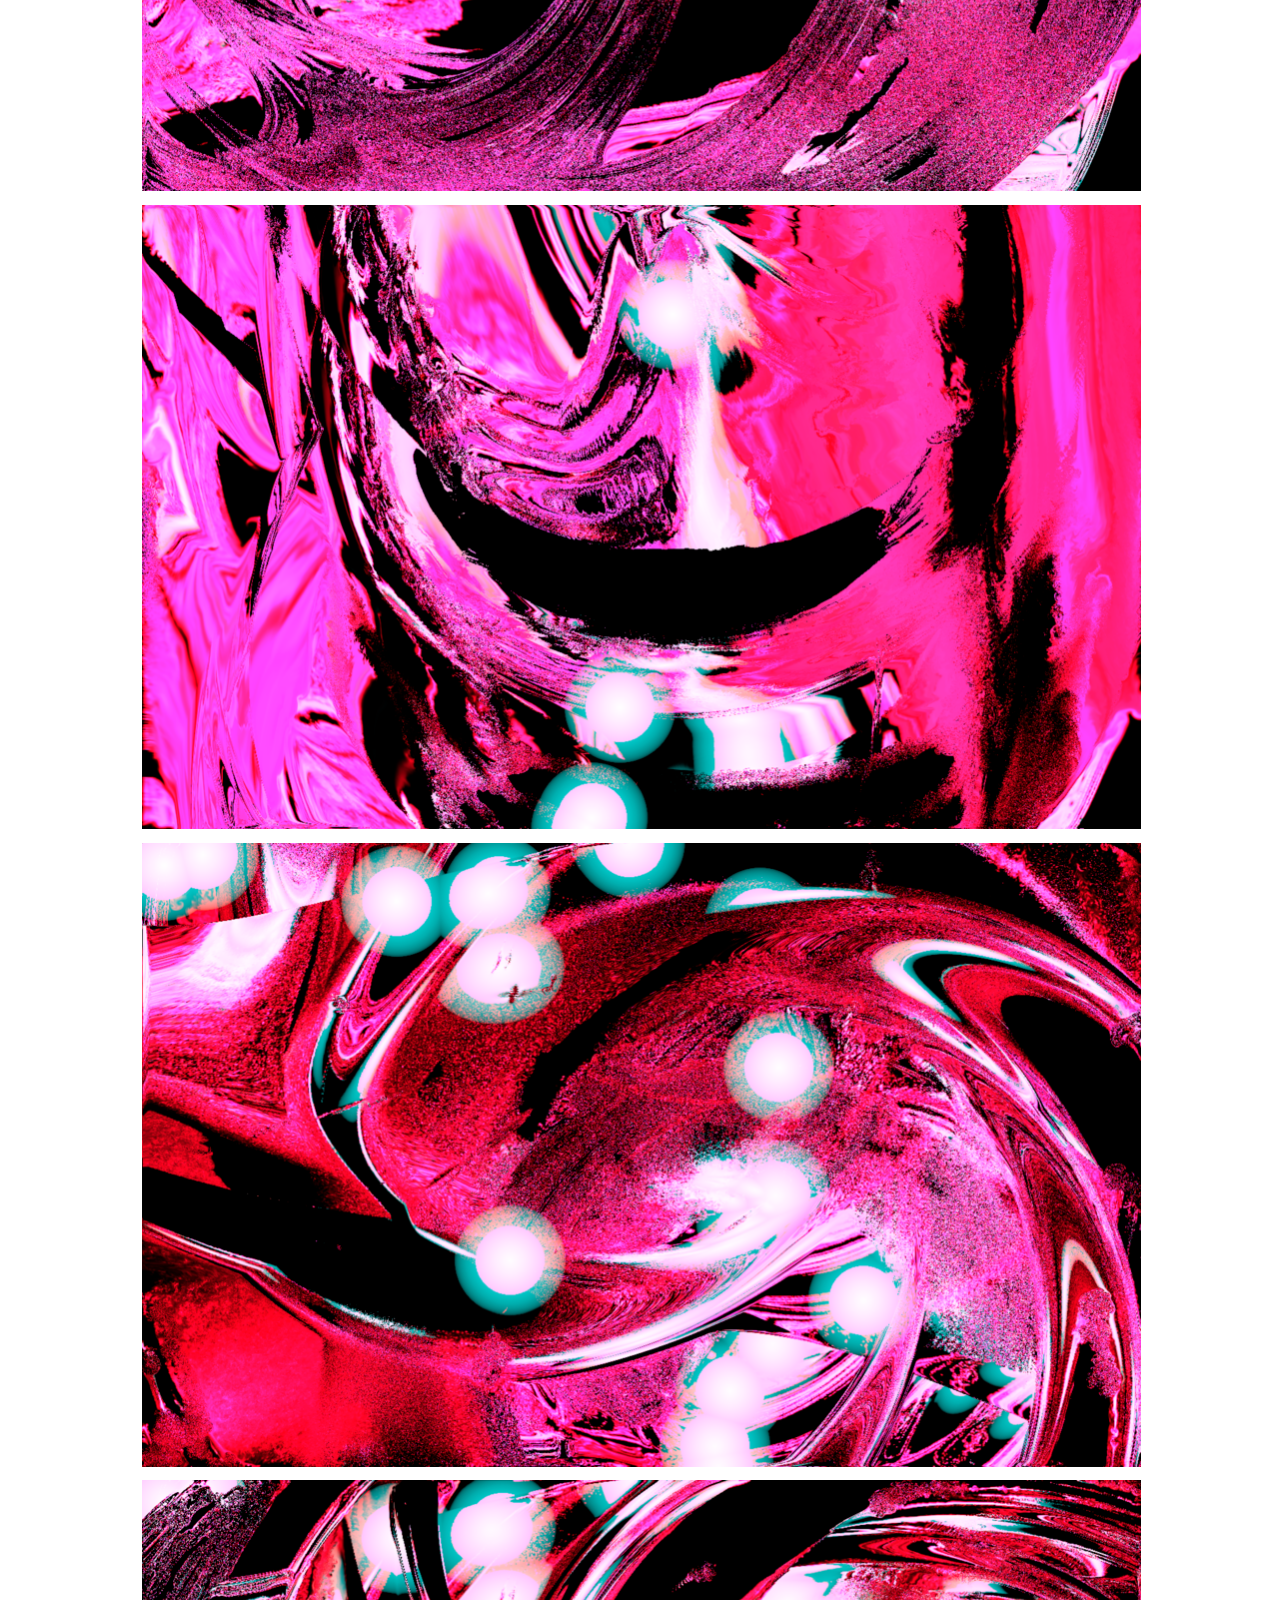
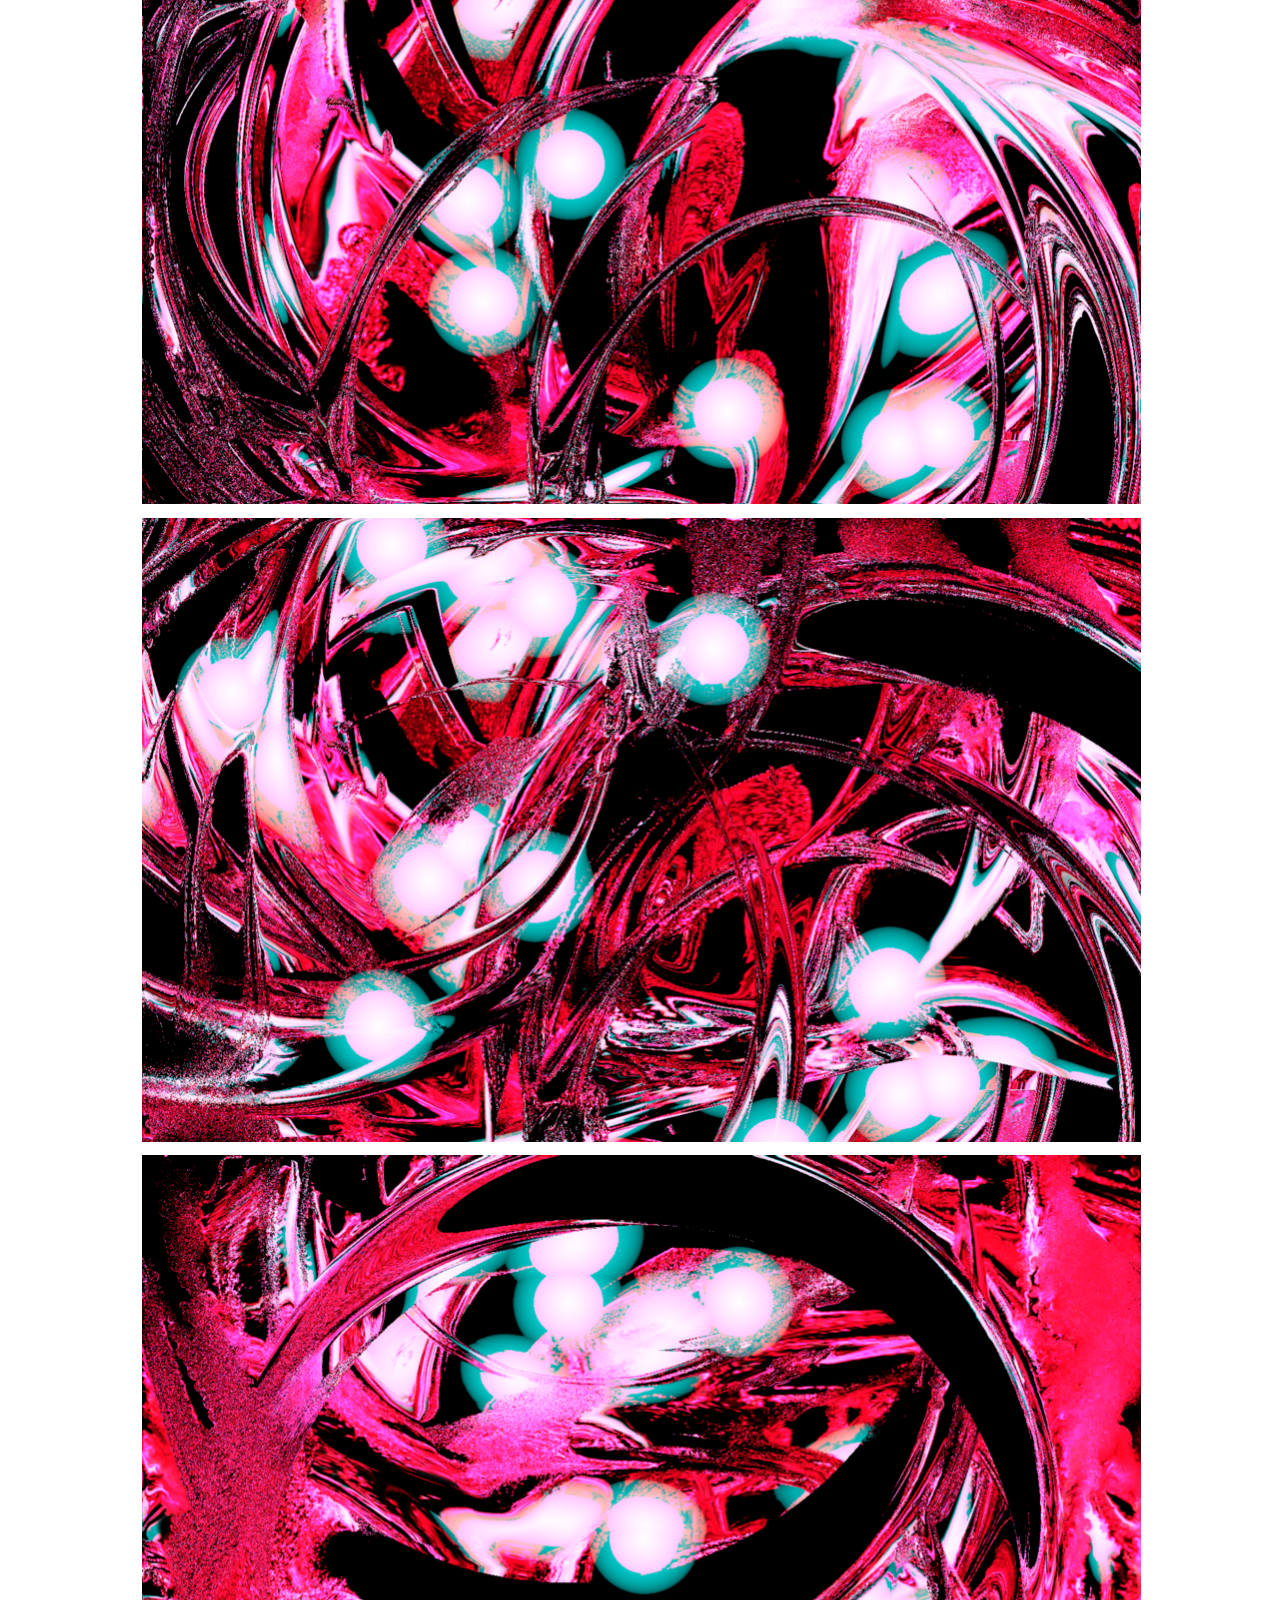
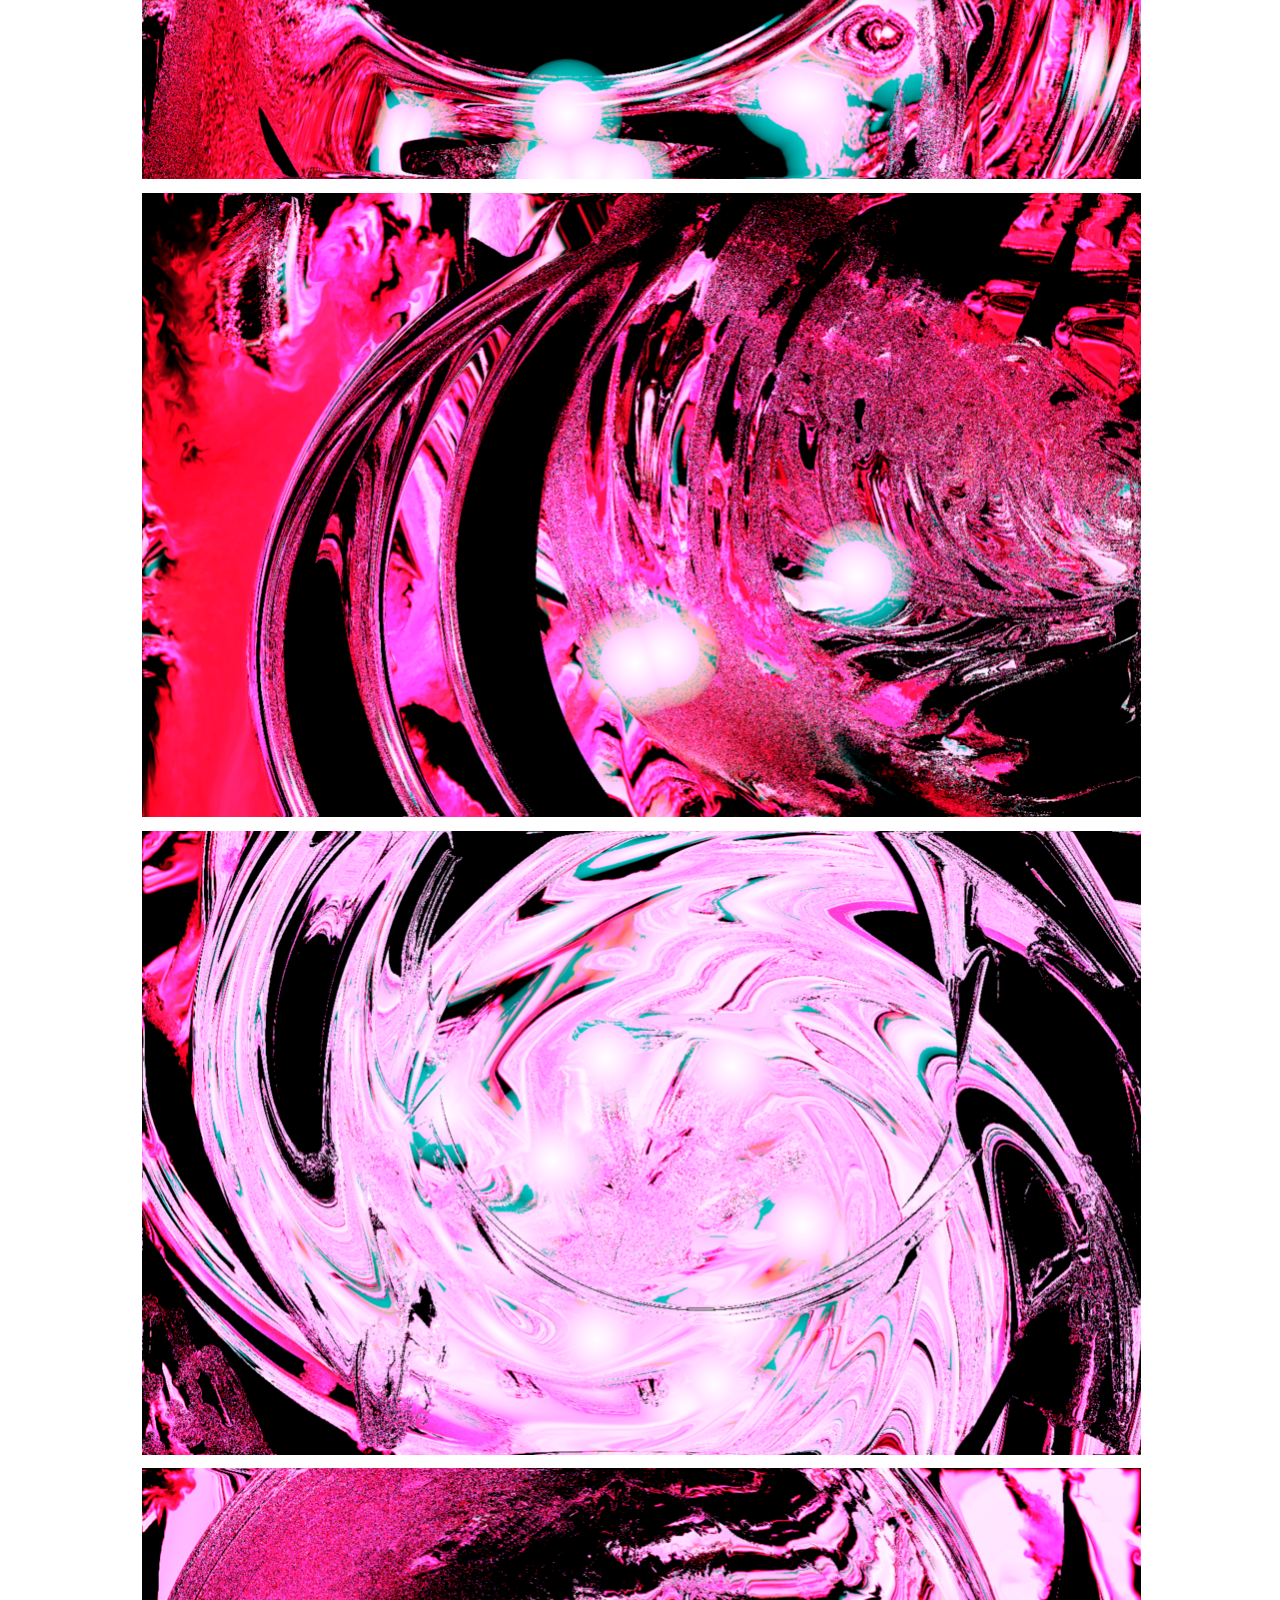
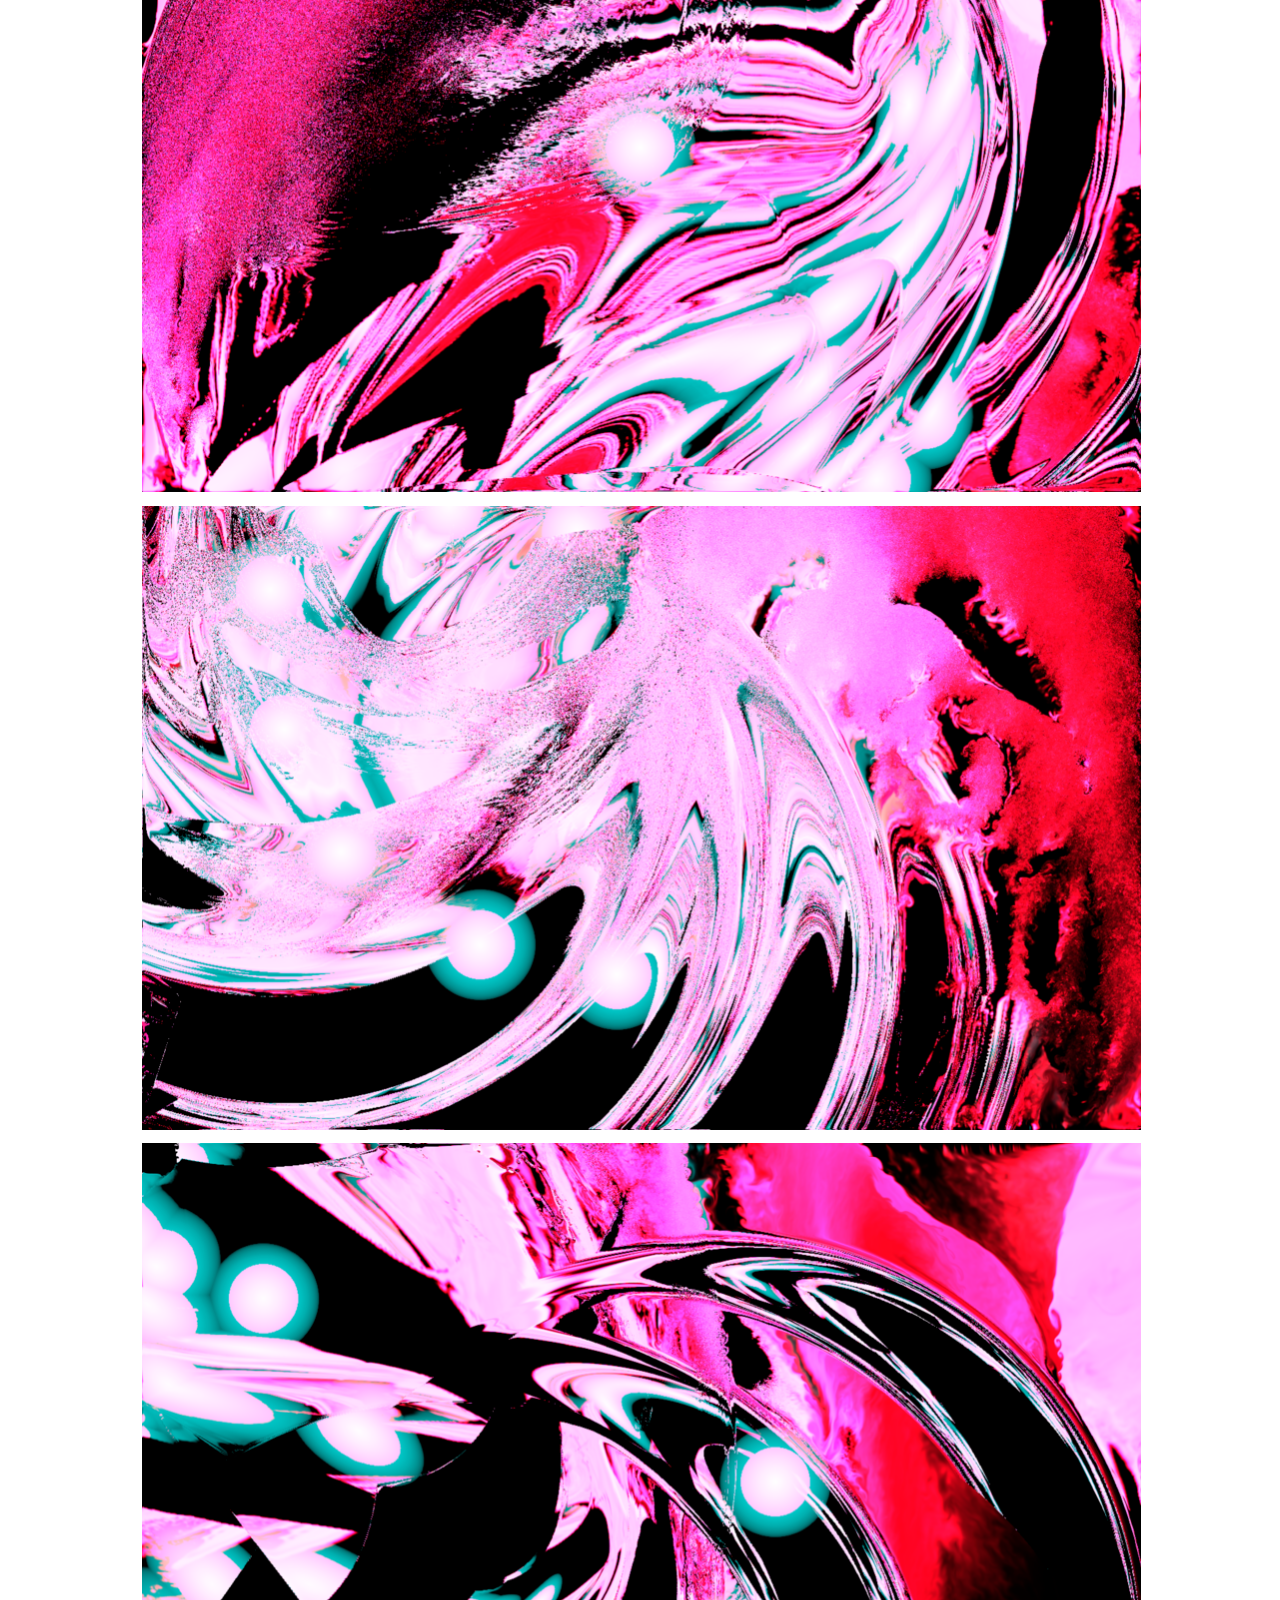
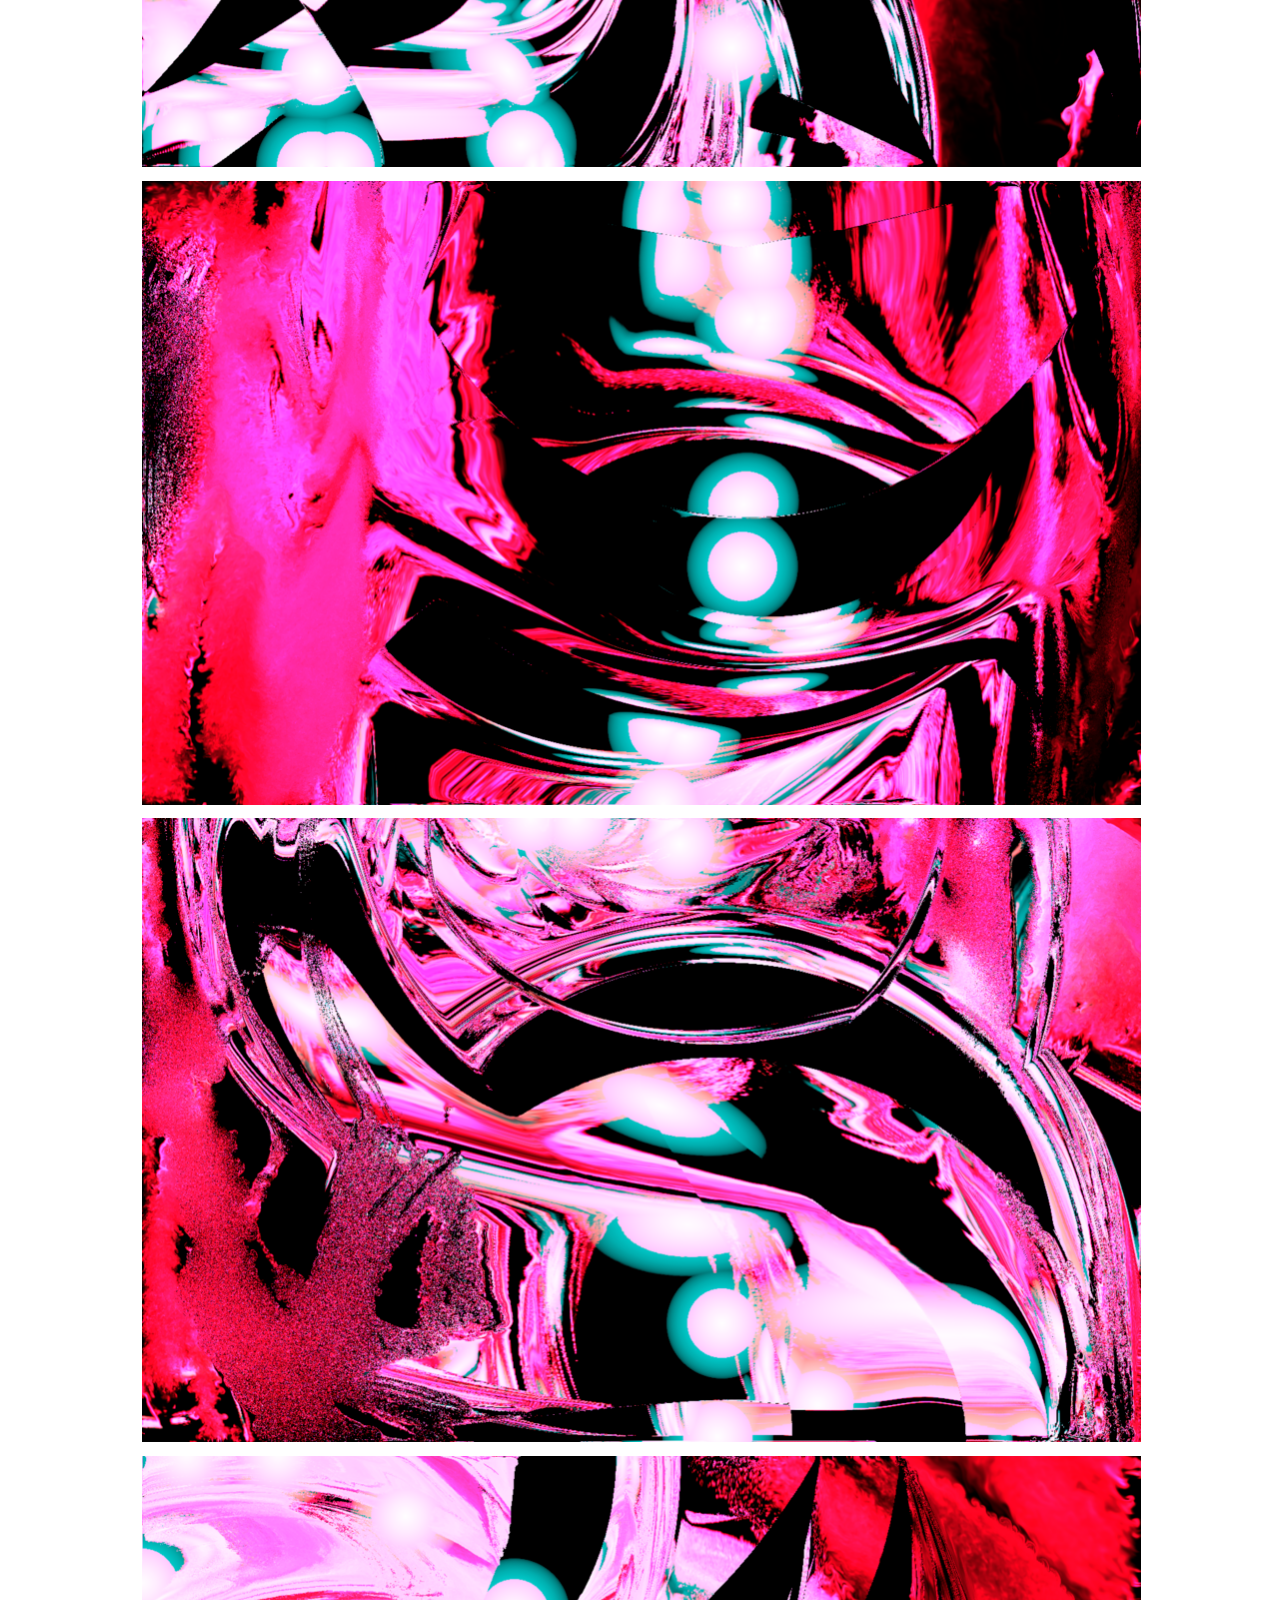
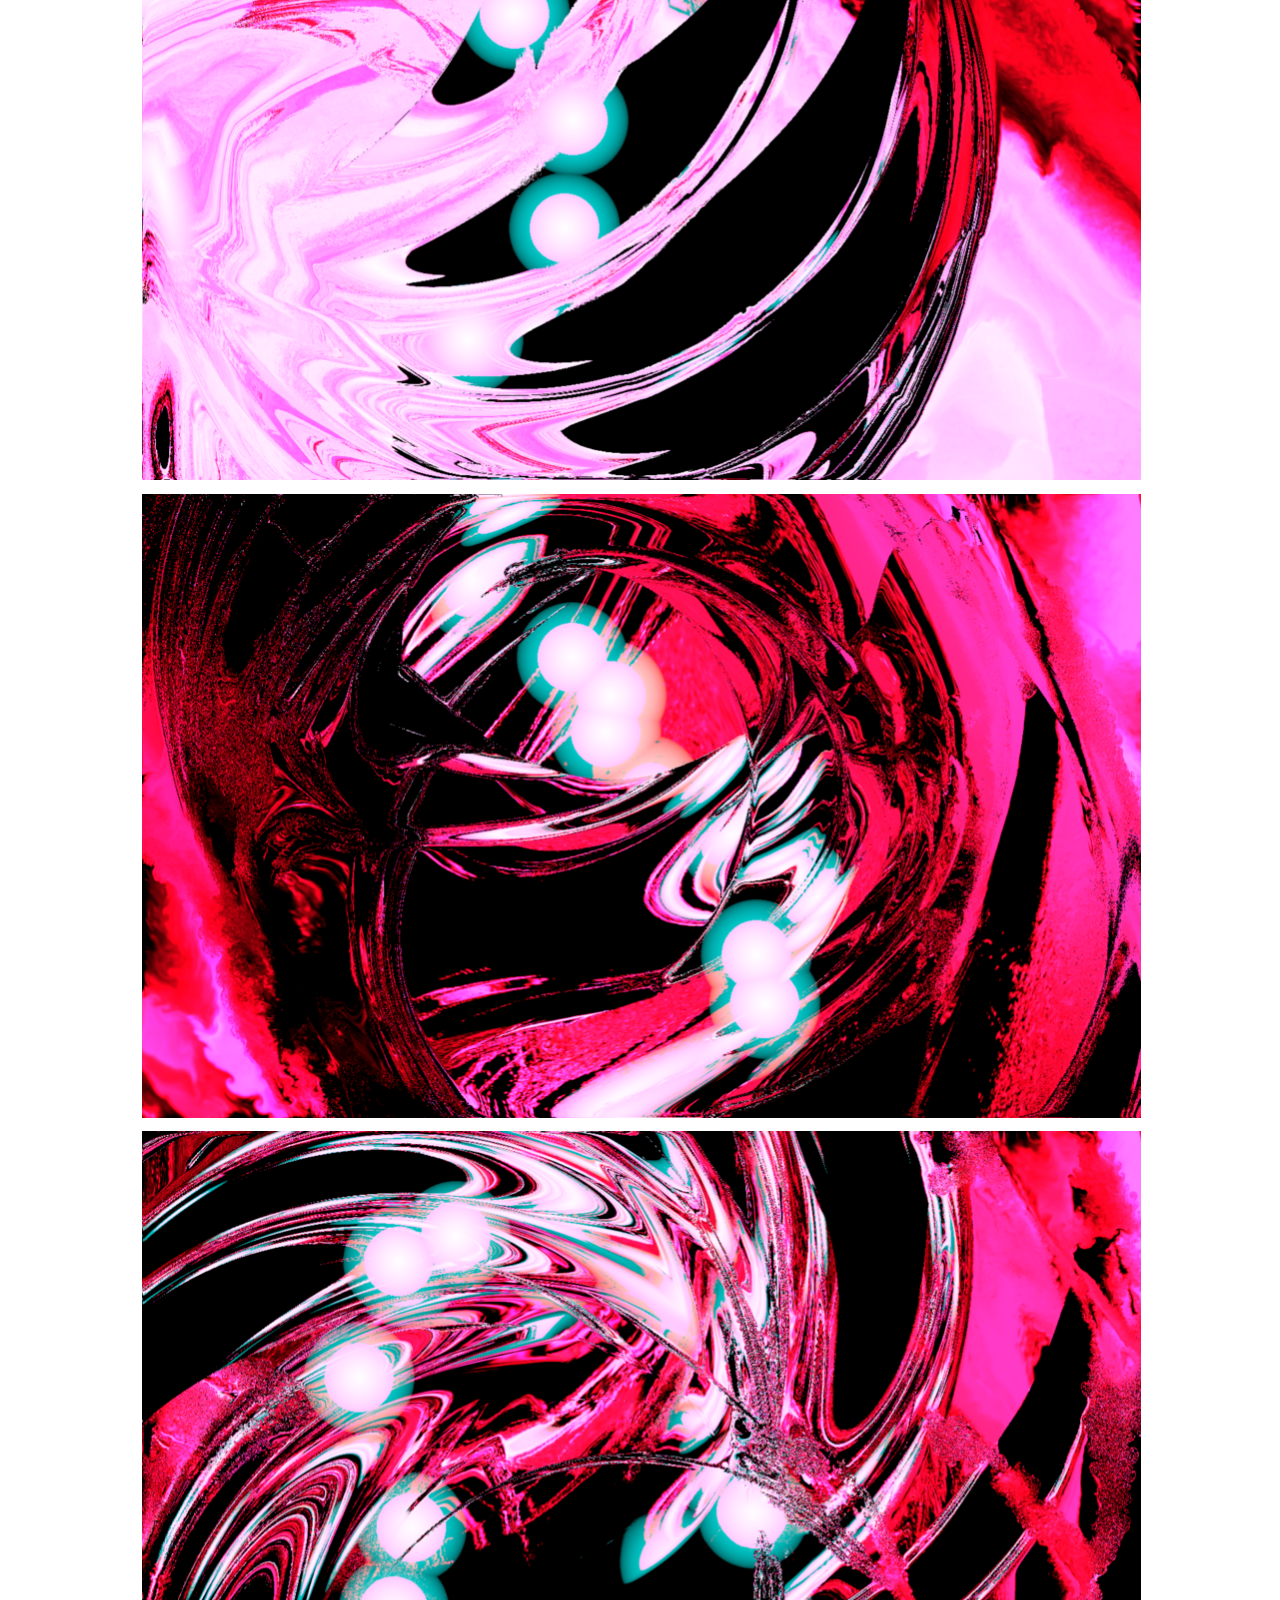
<file: pages/GeneratedPoster.html>
<!DOCTYPE html>
<html lang="en" >
<head>
  <meta charset="UTF-8">
  <meta name="viewport" content="width=device-width, initial-scale=1.0">
  <link rel="icon" href="content/img/WW.png">
  <title>Generated Images</title>
  <link rel="stylesheet" href="./stylePage.css">

</head>
<body>
<div id="wrapper">
    <div class="button">
      <button class="back">
        <a href="../index.html">←</a>
      </button> 
    </div>

    <div class="container-text">
      <h1 class="title">Generated Images</h1>
          <div class="labels">
      <div class="labels-text">
        poster / creative-coding / processing / 2019
      </div>
    </div>
      <p class="info">
      Generated Images is a selection of some compositions made with a fluid-partical system program in the open source software 'Processing'.<br>
      </p>
    </div>

  <div class="img">
      <img src="content/img/generated-poster/img0.png">
      <img src="content/img/generated-poster/img1.png">
      <img src="content/img/generated-poster/img2.png">
      <img src="content/img/generated-poster/img3.png">
      <img src="content/img/generated-poster/img4.png">
      <img src="content/img/generated-poster/img5.png">
      <img src="content/img/generated-poster/img6.png">
      <img src="content/img/generated-poster/img7.png">
      <img src="content/img/generated-poster/img8.png">
      <img src="content/img/generated-poster/img9.png">
      <img src="content/img/generated-poster/img10.png">
      <img src="content/img/generated-poster/img11.png">
      <img src="content/img/generated-poster/img12.png">
      <img src="content/img/generated-poster/img13.png">
      <img src="content/img/generated-poster/img14.png">
      <img src="content/img/generated-poster/img15.png">
      <img src="content/img/generated-poster/img16.png">
      <img src="content/img/generated-poster/img17.png">
      <img src="content/img/generated-poster/img18.png">
      <img src="content/img/generated-poster/img19.png">
      <img src="content/img/generated-poster/img20.png">
      <img src="content/img/generated-poster/img21.png">
      <img src="content/img/generated-poster/img22.png">
      <img src="content/img/generated-poster/img23.png">
      <img src="content/img/generated-poster/img24.png">
    </div>

    <div class="labels">
      <div class="labels-text">
        poster / creative-coding / processing / 2019
      </div>
    </div>

    <div class="button">
      <button class="back">
        <a href="../index.html">←</a>
      </button> 
    </div>

    <div class="copyrights">
      <div class="copyrights-text">
        © 2021 Radina Yotova<br>All rights reserved
      </div>
    </div>
</div>
</body>
</body>
</html>
</file>
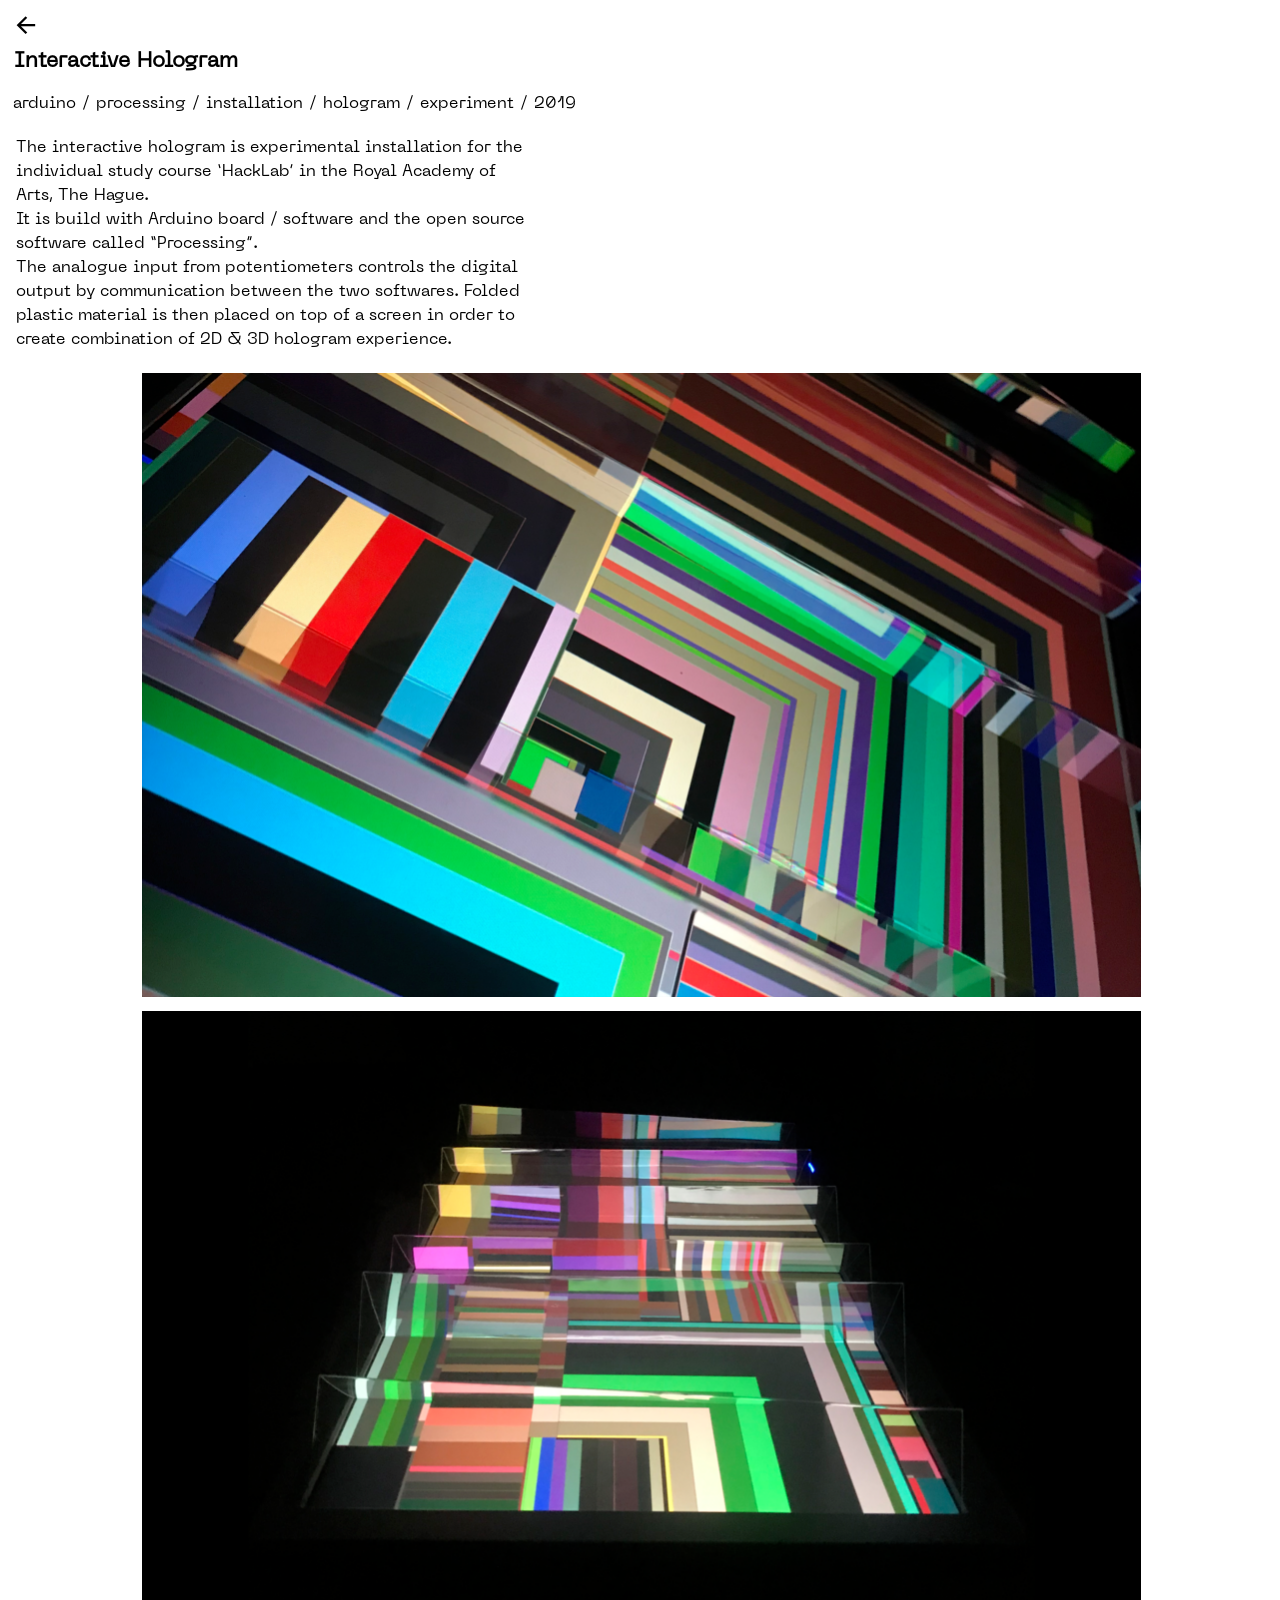
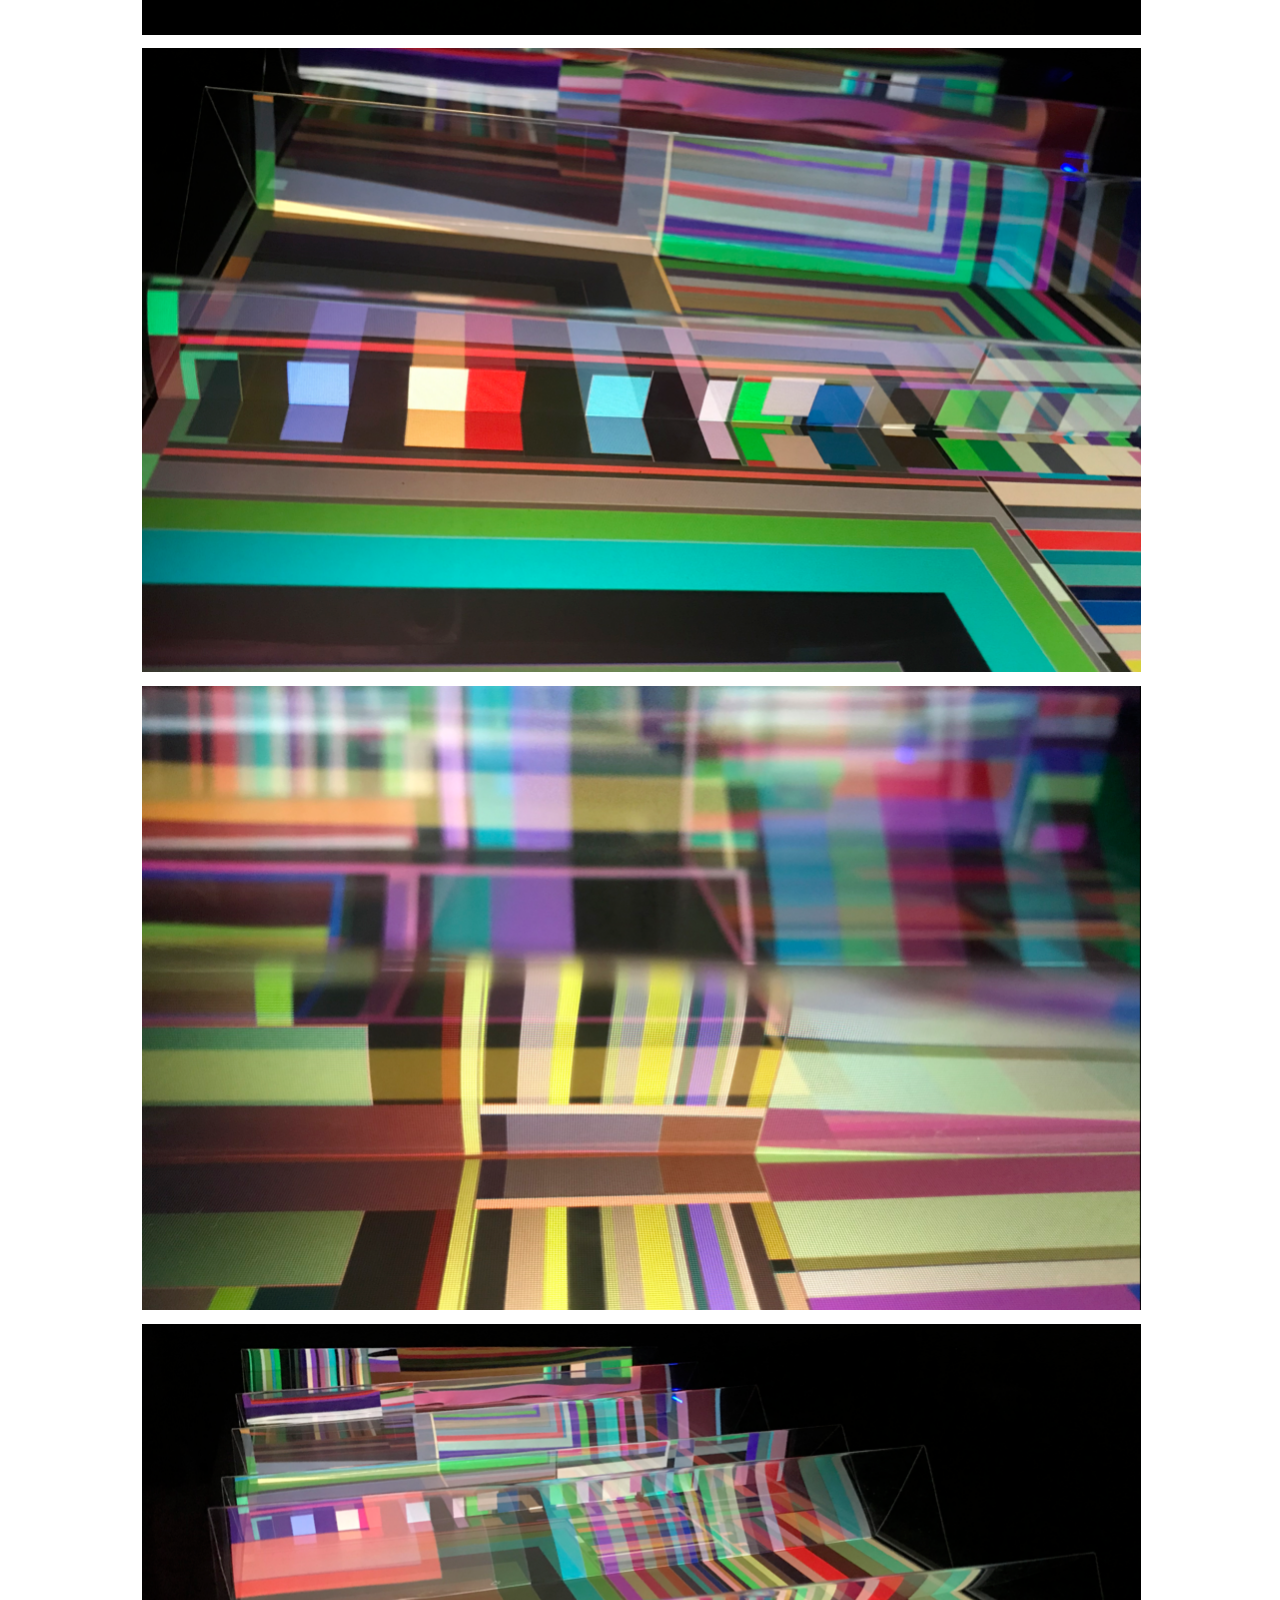
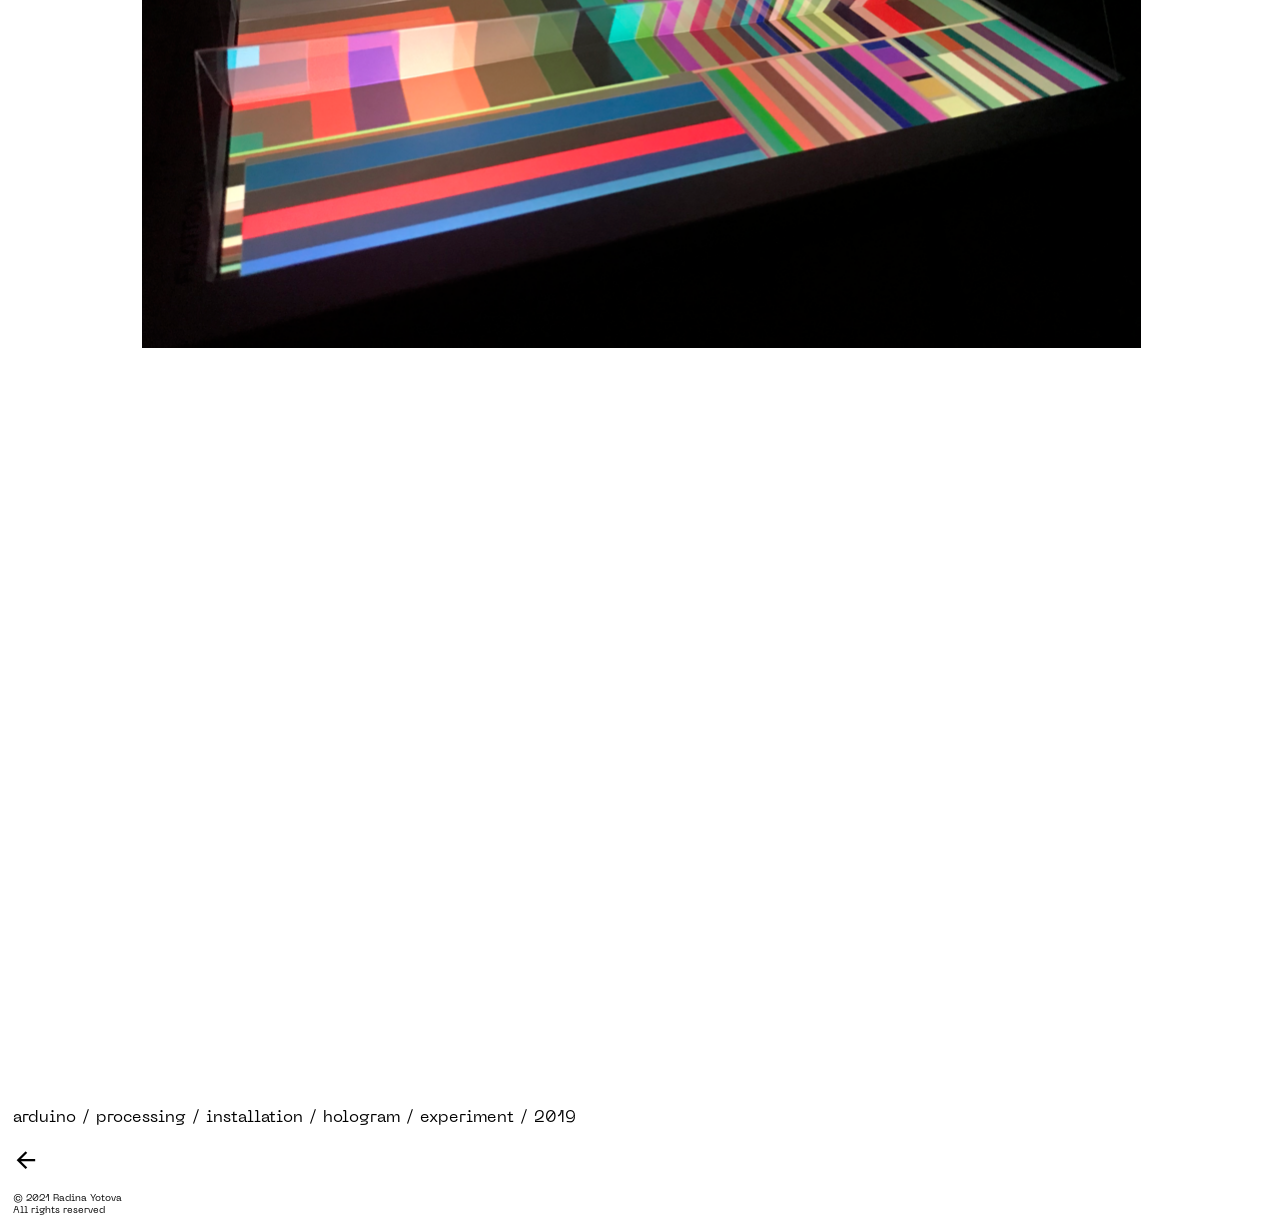
<file: pages/hacklab.html>
<!DOCTYPE html>
<html lang="en" >
<head>
  <meta charset="UTF-8">
  <meta name="viewport" content="width=device-width, initial-scale=1.0">
  <link rel="icon" href="content/img/WW.png">
  <title>Interactive Hologram</title>
  <link rel="stylesheet" href="./stylePage.css">

</head>
<body>
<div id="wrapper">
    <div class="button">
      <button class="back">
        <a href="../index.html">←</a>
      </button> 
    </div>

    <div class="container-text">
      <h1 class="title">Interactive Hologram</h1>
          <div class="labels">
      <div class="labels-text">
        arduino / processing / installation / hologram / experiment / 2019
      </div>
    </div>
      <p class="info">
        The interactive hologram is experimental installation for the individual study course ‘HackLab’ in the Royal Academy of Arts, The Hague.  <br>It is build with Arduino board / software and the open source software called “Processing”.<br>The analogue input from potentiometers controls the digital output by communication between the two softwares. Folded plastic material is then placed on top of a screen in order to create combination of 2D & 3D hologram experience.<br>
      </p>
    </div>

  <div class="img">
      <img src="content/img/hacklab/1.png">
      <img src="content/img/hacklab/2.png">
 <!--      <img src="content/img/hacklab/5.png"> -->
      <img src="content/img/hacklab/7.png">
      <img src="content/img/hacklab/6.png">
      <img src="content/img/hacklab/3.png">
      <iframe title="vimeo-player" src="https://player.vimeo.com/video/547086634" width="1080" height="720" frameborder="0" allowfullscreen></iframe>
    </div>

    <div class="labels">
      <div class="labels-text">
        arduino / processing / installation / hologram / experiment / 2019
      </div>
    </div>

    <div class="button">
      <button class="back">
        <a href="../index.html">←</a>
      </button> 
    </div>

    <div class="copyrights">
      <div class="copyrights-text">
        © 2021 Radina Yotova<br>All rights reserved
      </div>
    </div>
</div>
</body>
</html>
</file>
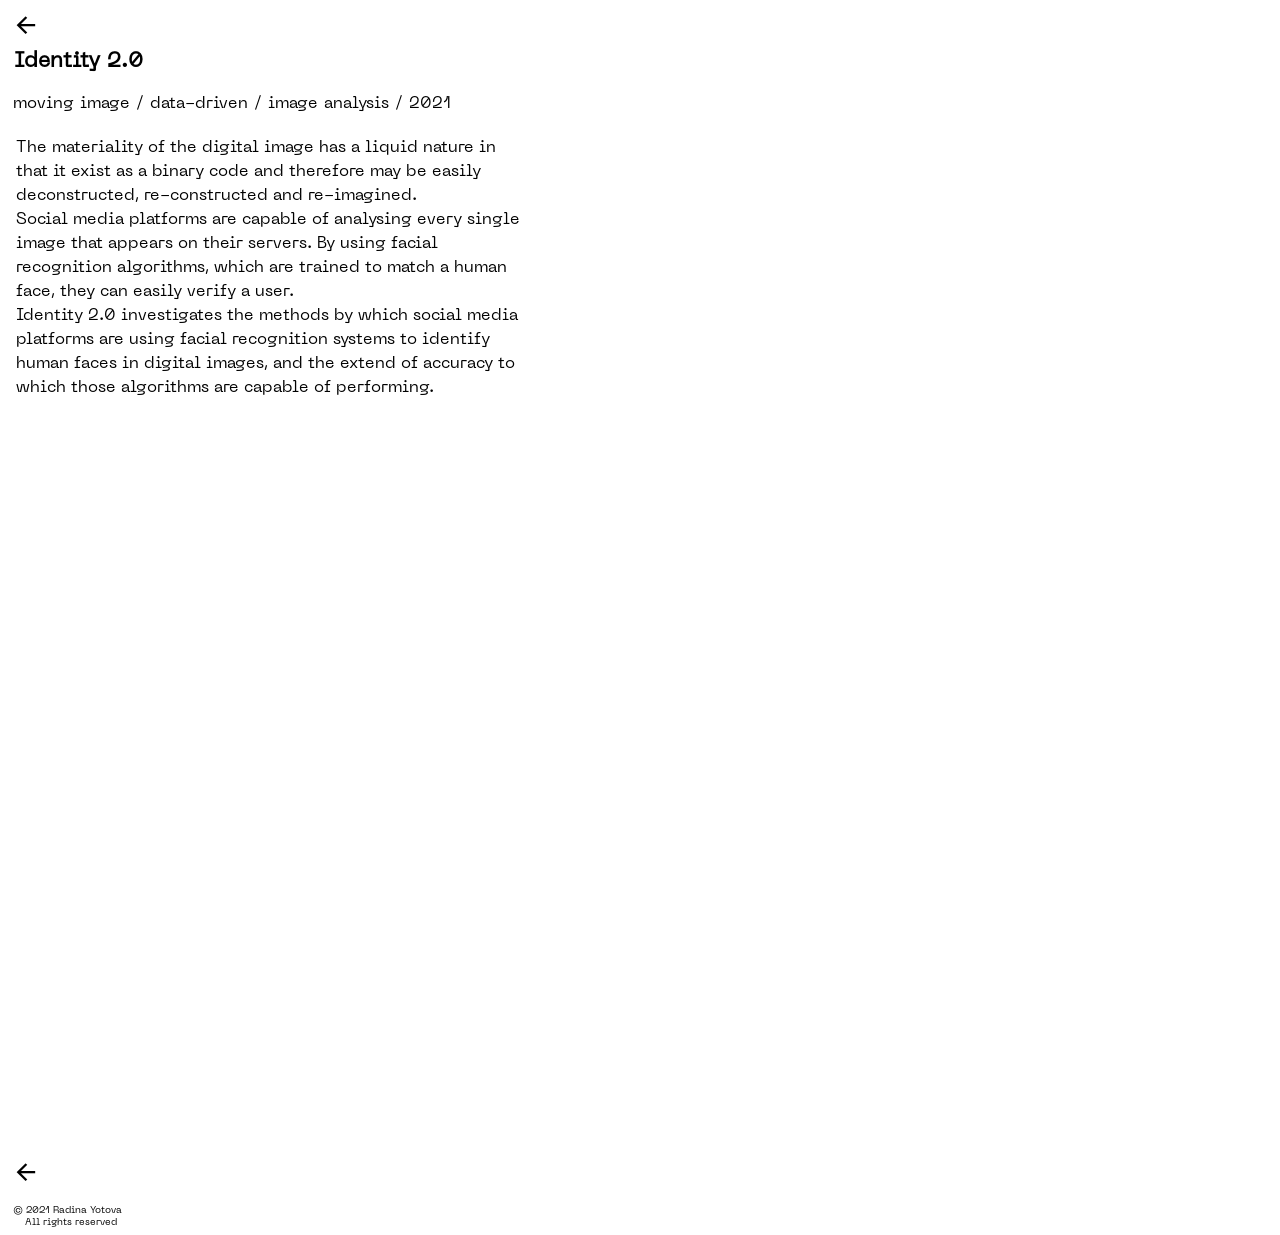
<file: pages/identity-2.0.html>
<!DOCTYPE html>
<html lang="en" >
<head>
  <meta charset="UTF-8">
  <meta content="width=device-width, minimum-scale=0.9" name="viewport"/>
  <link rel="icon" href="content/img/WW.png">
  <title>Identity 2.0</title>
  <link rel="stylesheet" href="./stylePage.css">

</head>
<body>
<div id="wrapper">
    <div class="button">
      <button class="back">
        <a href="../index.html">←</a>
      </button> 
    </div>

    <div class="container-text">
      <h1 class="title">Identity 2.0</h1>
          <div class="labels">
      <div class="labels-text">
        moving image / data-driven / image analysis / 2021
      </div>
    </div>
      <p class="info">The materiality of the digital image has a liquid nature in that it exist as a binary code and therefore may be easily deconstructed, re-constructed and re-imagined. <br>
      Social media platforms are capable of analysing every single image that appears on their servers.
      By using facial recognition algorithms, which are trained to match a human face, they can easily verify a user. <br>
      Identity 2.0 investigates the methods by which social media platforms are using facial recognition systems to identify human faces in digital images, and the extend of accuracy to which those algorithms are capable of performing.
      </p>
    </div>

  <div class="img">
      <iframe title="vimeo-player" src="https://player.vimeo.com/video/535794267" width="1080" height="720" frameborder="0" allowfullscreen></iframe>
<!--       <img src="content/img/identity-2.0/1new.png"> -->
<!--       <iframe title="vimeo-player" src="https://player.vimeo.com/video/558247560" width="1080" height="720" frameborder="0" allowfullscreen></iframe> -->
  </div>


    <div class="button">
      <button class="back">
        <a href="../index.html">←</a>
      </button> 
    </div>

    <div class="copyrights">
      <div class="copyrights-text">
        © 2021 Radina Yotova<br><span>All rights reserved</span>
      </div>
    </div>

</div>
</body>
</html>
</file>
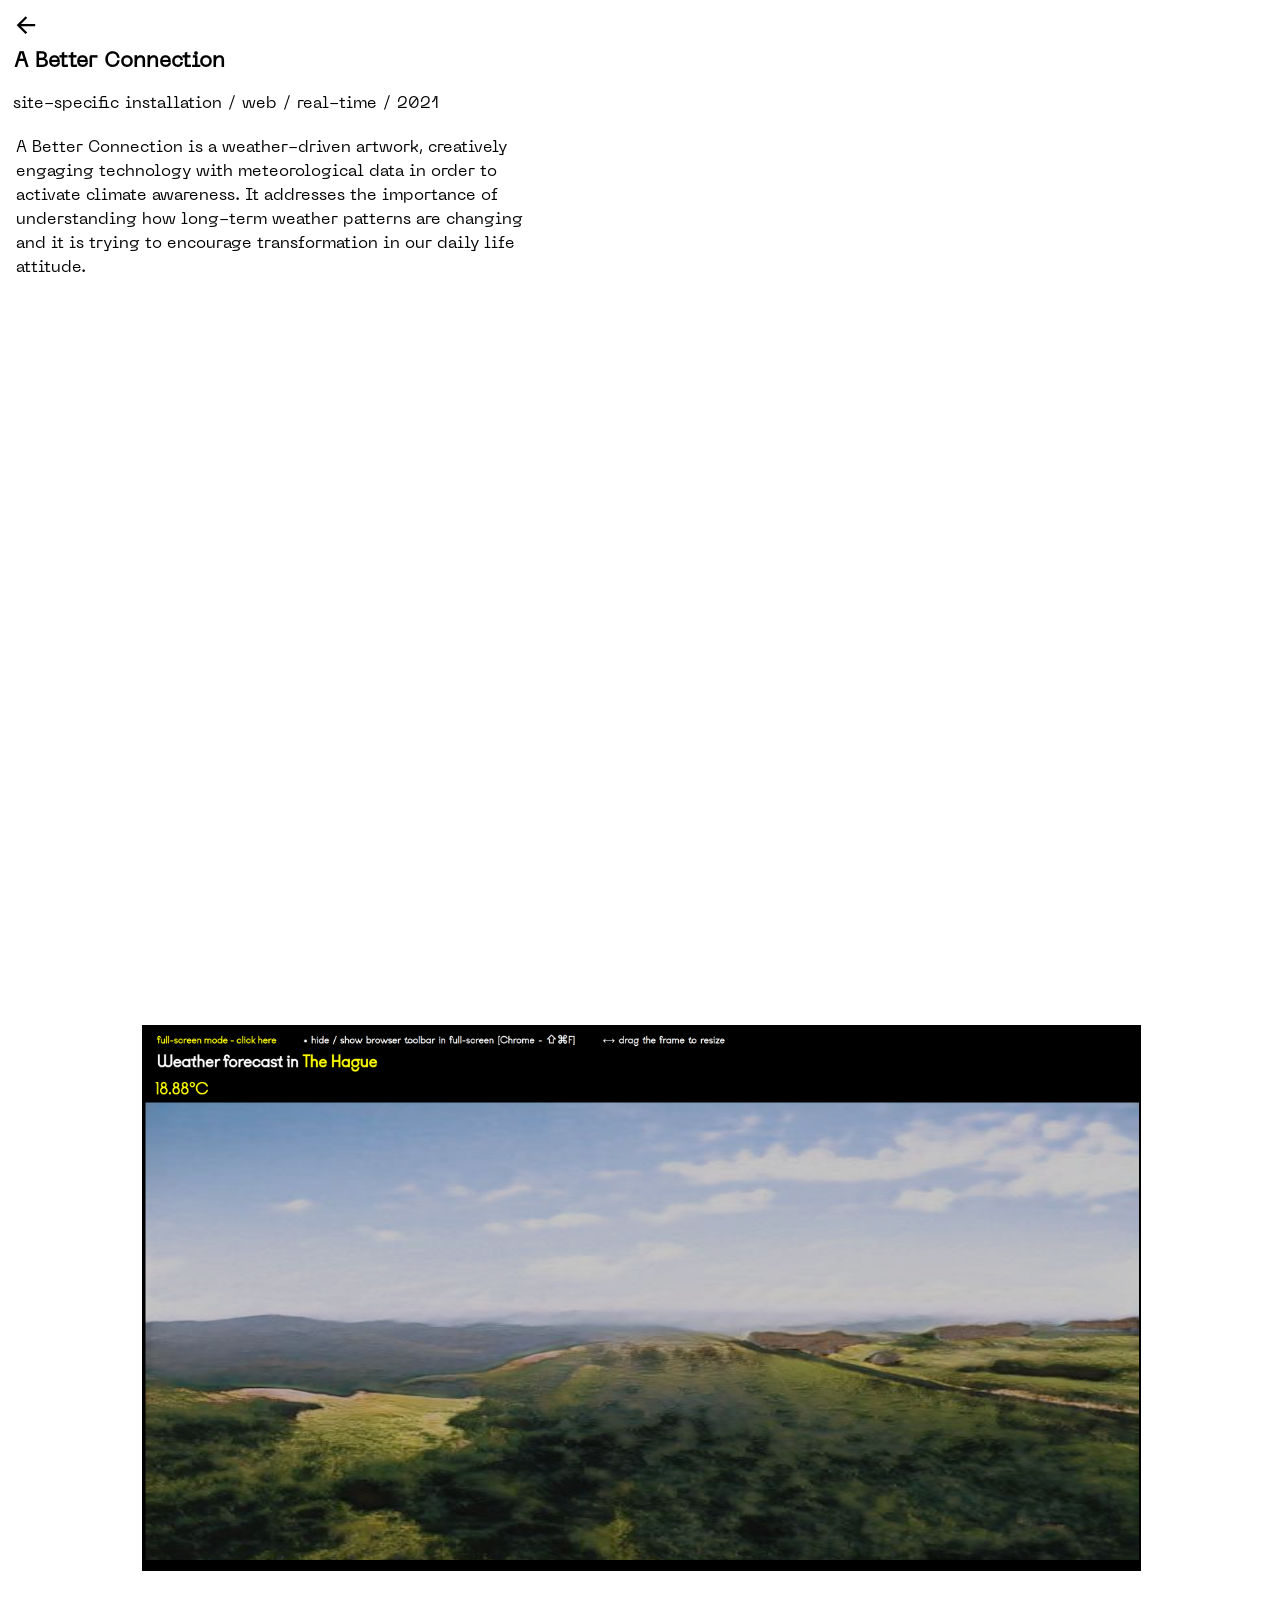
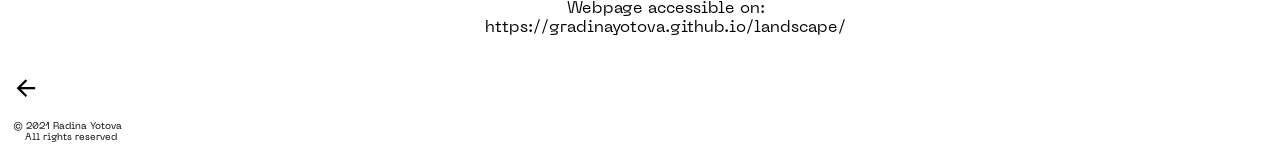
<file: pages/landscape.html>
<!DOCTYPE html>
<html lang="en" >
<head>
  <meta charset="UTF-8">
  <meta content="width=device-width, minimum-scale=0.9" name="viewport"/>
  <link rel="icon" href="content/img/WW.png">
  <title>A Better Connection</title>
  <link rel="stylesheet" href="./stylePage.css">

</head>
<body>
<div id="wrapper">
    <div class="button">
      <button class="back">
        <a href="../index.html">←</a>
      </button> 
    </div>

    <div class="container-text">
      <h1 class="title">A Better Connection</h1>
          <div class="labels">
      <div class="labels-text">
        site-specific installation / web / real-time / 2021
      </div>
    </div>
      <p class="info">
      A Better Connection is a weather-driven artwork, creatively engaging technology with meteorological data in order to activate climate awareness. It addresses the importance of understanding how long-term weather patterns are changing and it is trying to encourage transformation in our daily life attitude.
      </p>
    </div>

  <div class="img">
      <iframe title="vimeo-player" src="https://player.vimeo.com/video/557470203" width="1080" height="720" frameborder="0" allowfullscreen></iframe>
      <img src="content/img/landscape/web.png">
      <div id="labels-img">
       Webpage accessible on:<br><a href="https://gradinayotova.github.io/landscape/">
       https://gradinayotova.github.io/landscape/</a> 
      </div>
    </div>

    <div class="button">
      <button class="back">
        <a href="../index.html">←</a>
      </button> 
    </div>

    <div class="copyrights">
      <div class="copyrights-text">
        © 2021 Radina Yotova<br><span>All rights reserved</span>
      </div>
    </div>

</div>
</body>
</html>
</file>
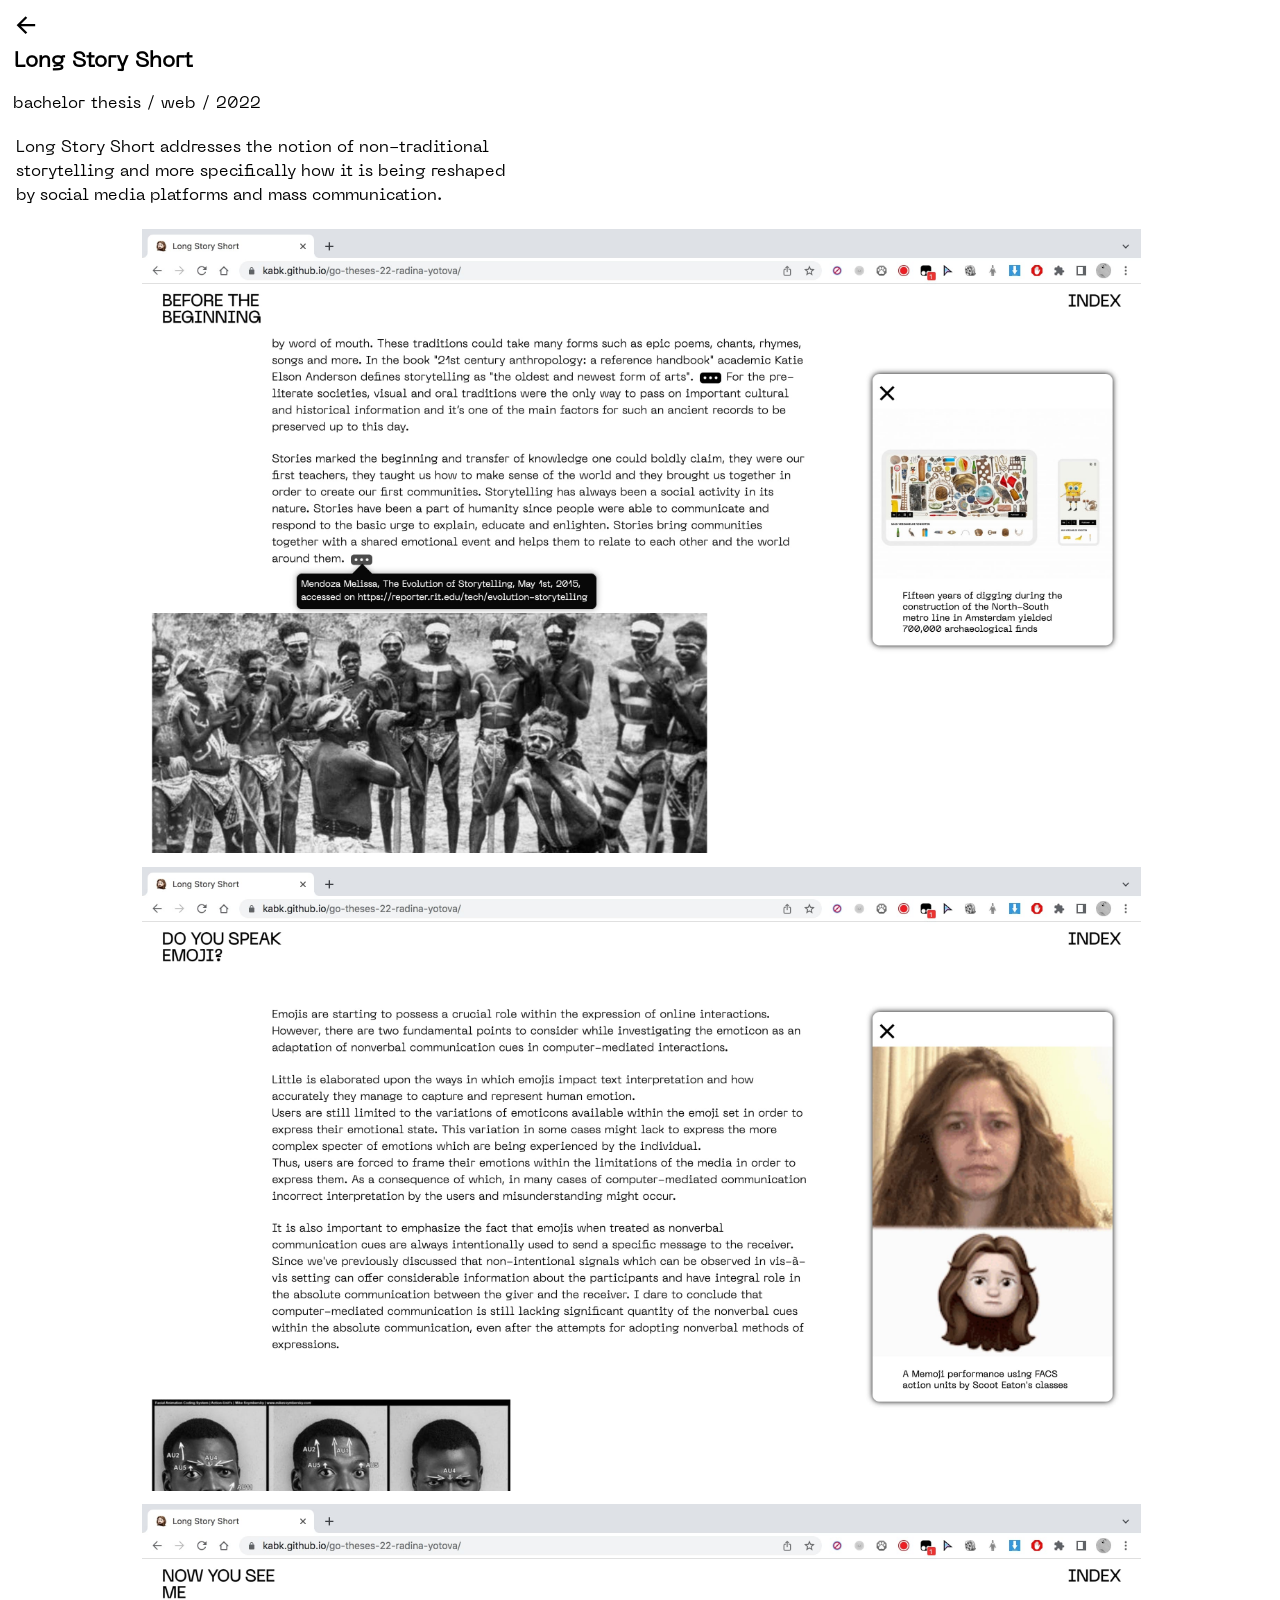
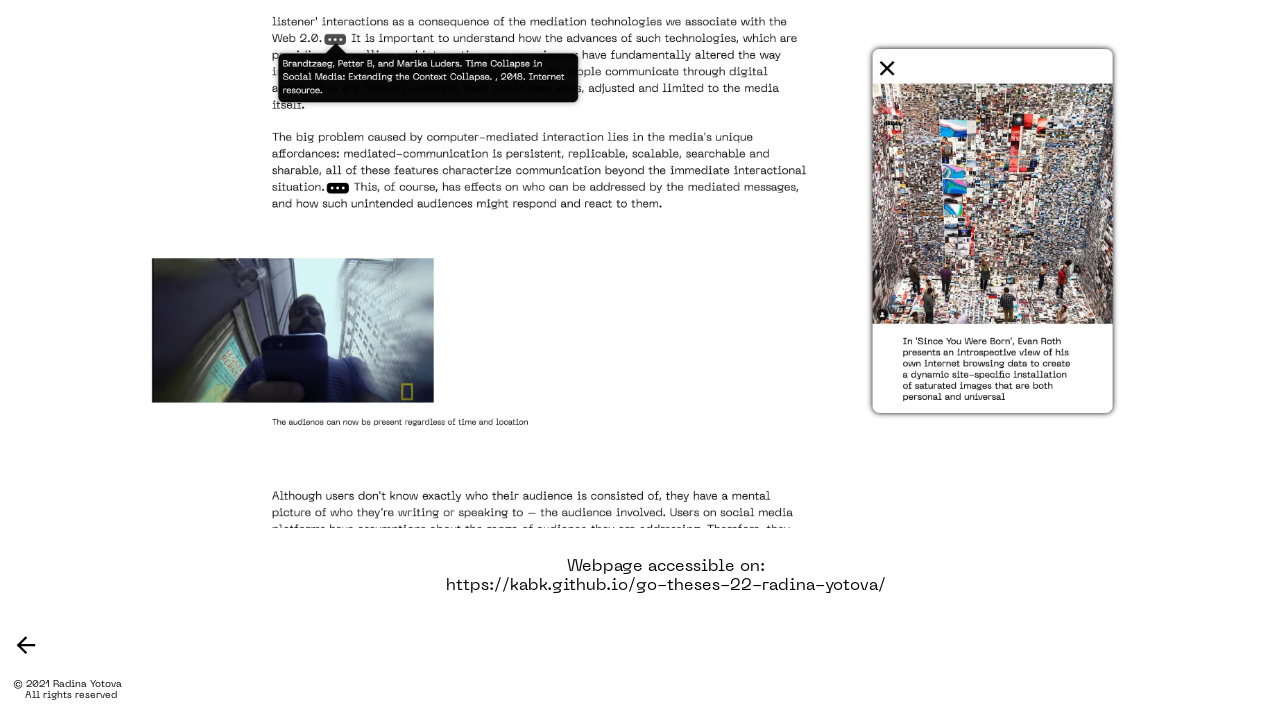
<file: pages/long.html>
<!DOCTYPE html>
<html lang="en" >
<head>
  <meta charset="UTF-8">
  <meta content="width=device-width, minimum-scale=0.9" name="viewport"/>
  <link rel="icon" href="content/img/WW.png">
  <title>Long Story Short</title>
  <link rel="stylesheet" href="./stylePage.css">

</head>
<body>
<div id="wrapper">
    <div class="button">
      <button class="back">
        <a href="../index.html">←</a>
      </button> 
    </div>

    <div class="container-text">
      <h1 class="title">Long Story Short</h1>
          <div class="labels">
      <div class="labels-text">
        bachelor thesis / web / 2022
      </div>
    </div>
      <p class="info">
      Long Story Short addresses the notion of non-traditional storytelling and more specifically how it is being reshaped by social media platforms and mass communication.
      </p>
    </div>

  <div class="img">
      <img src="content/img/thesis/2.jpg">
      <img src="content/img/thesis/4.jpg">
      <img src="content/img/thesis/3.jpg">
      <div id="labels-img">
       Webpage accessible on:<br><a href="https://kabk.github.io/go-theses-22-radina-yotova/">
       https://kabk.github.io/go-theses-22-radina-yotova/</a> 
      </div>
    </div>

    <div class="button">
      <button class="back">
        <a href="../index.html">←</a>
      </button> 
    </div>

    <div class="copyrights">
      <div class="copyrights-text">
        © 2021 Radina Yotova<br><span>All rights reserved</span>
      </div>
    </div>

</div>
</body>
</html>
</file>
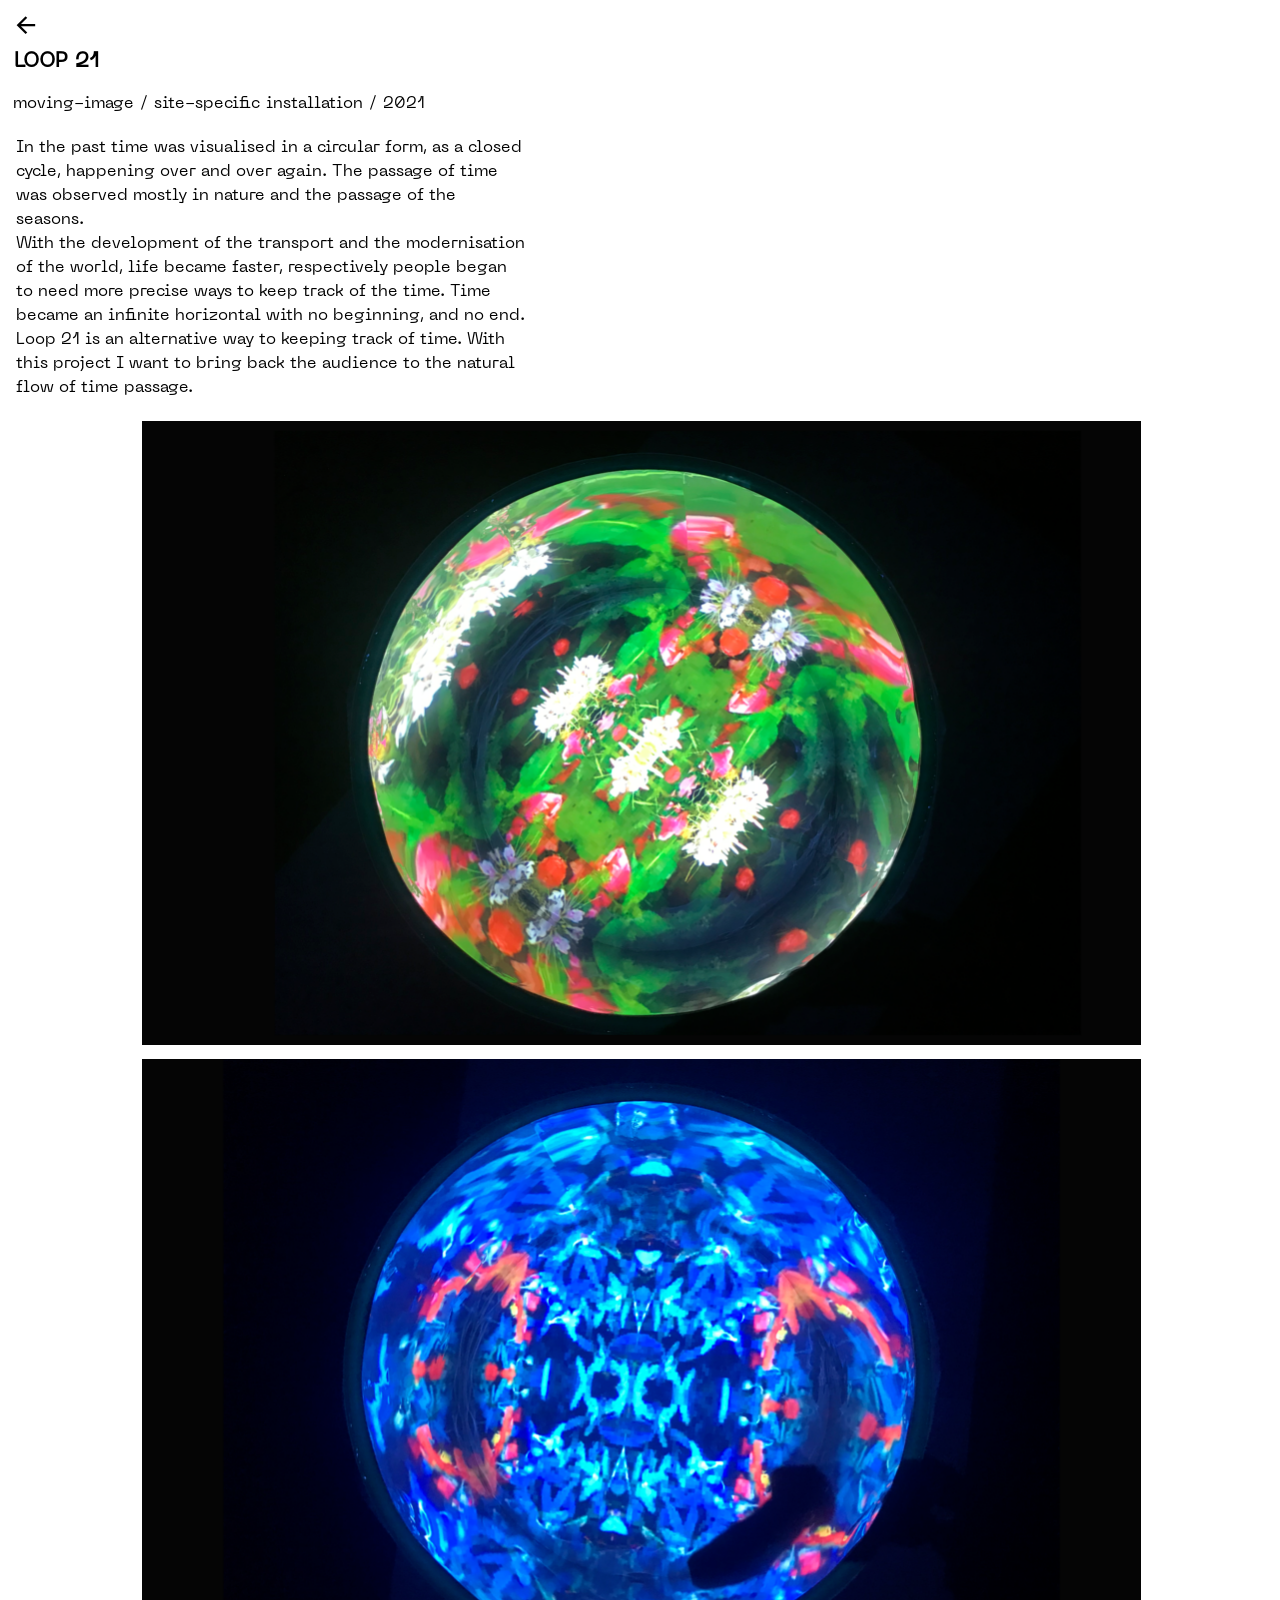
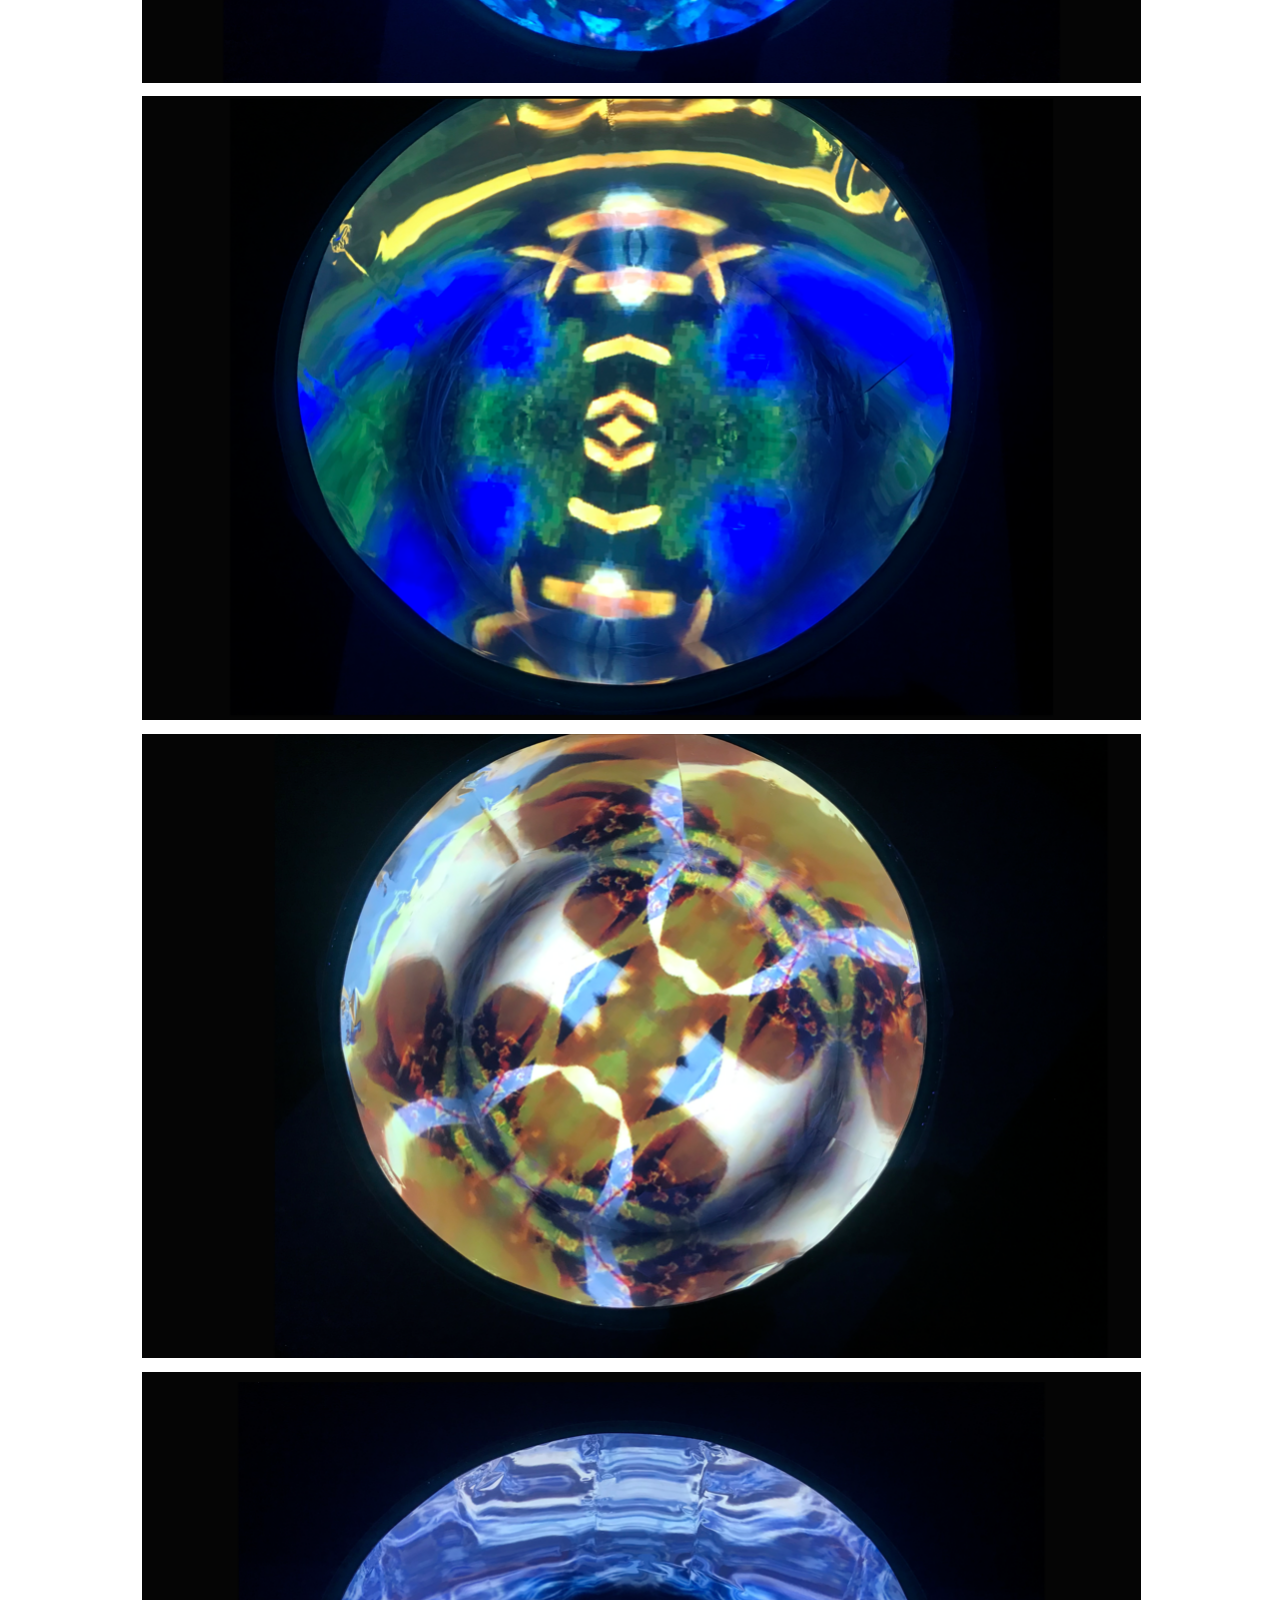
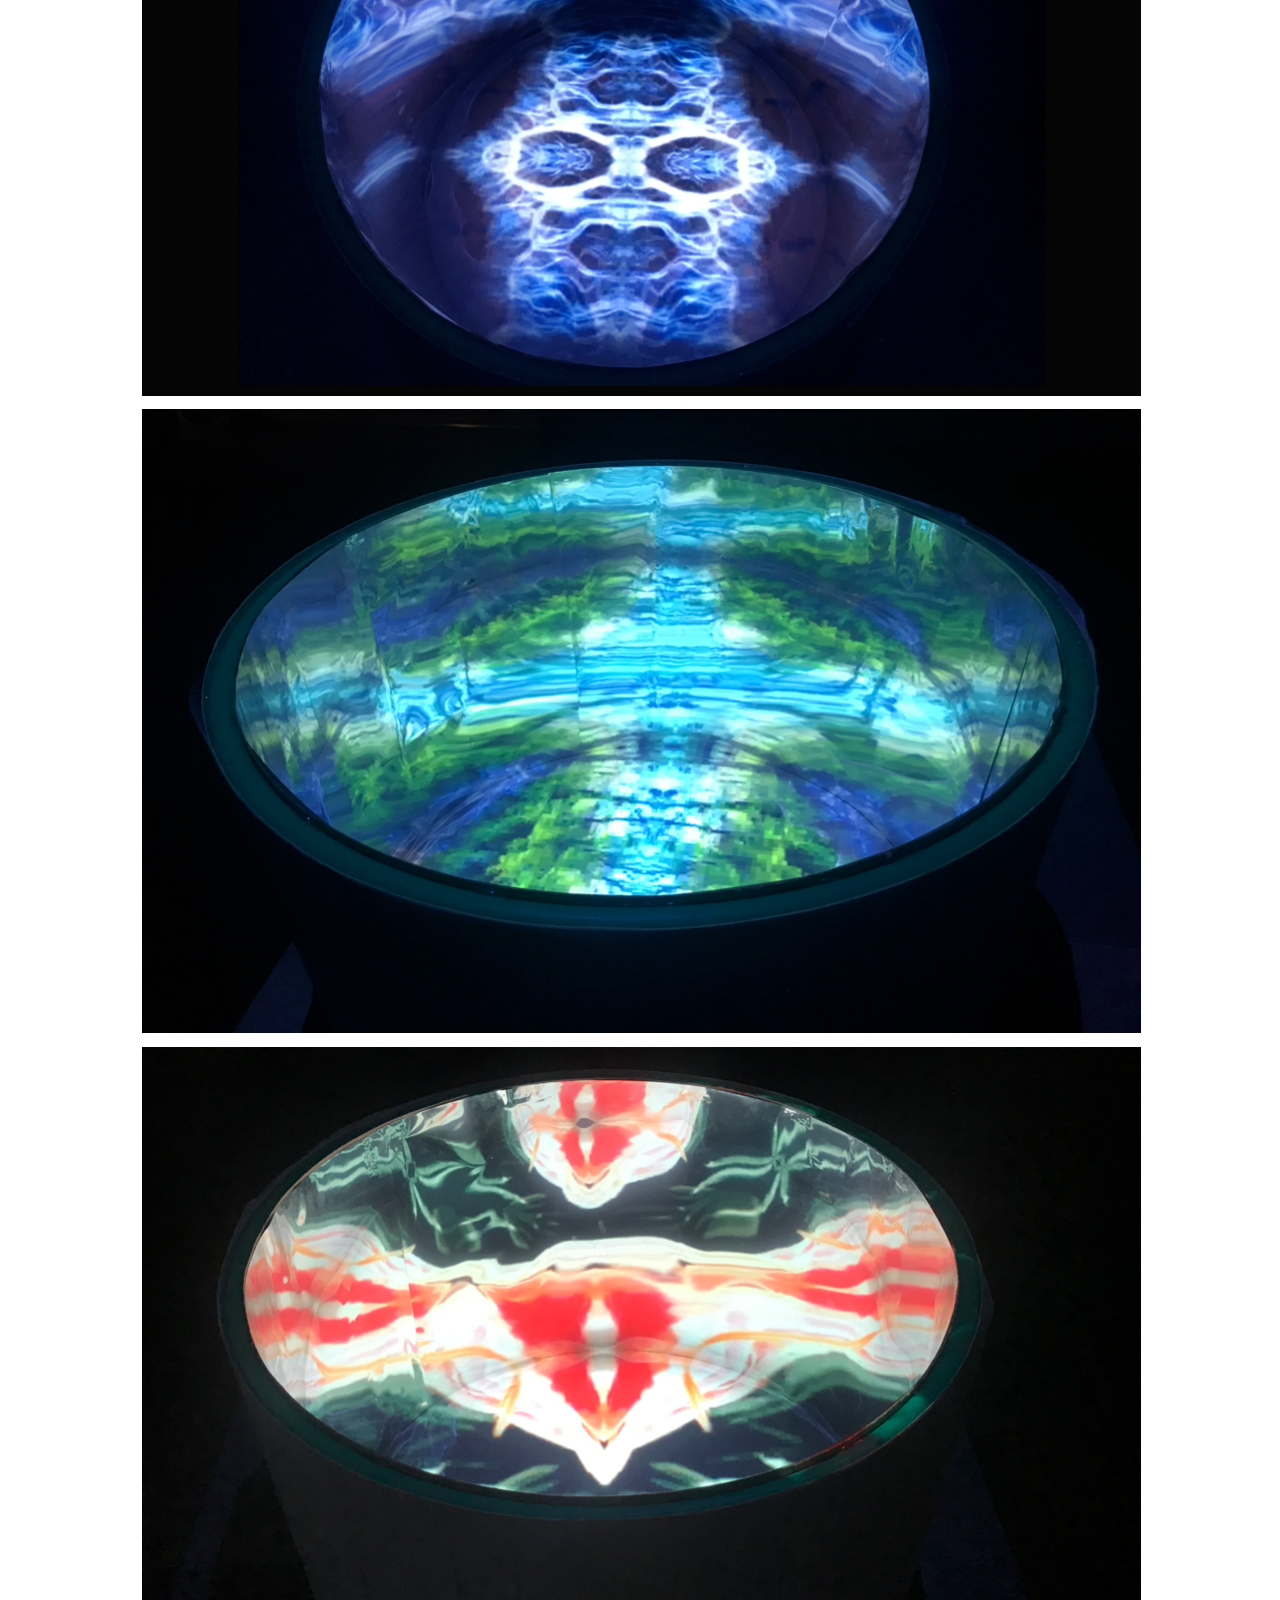
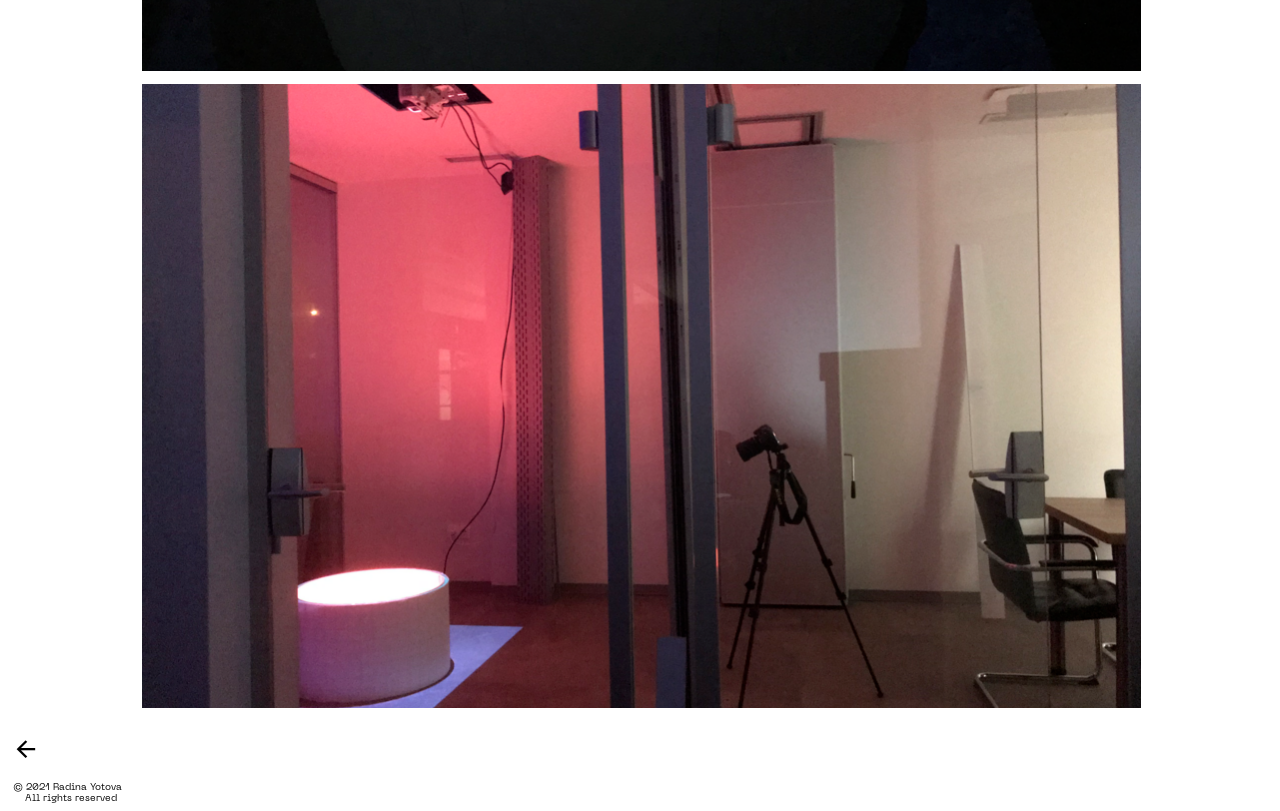
<file: pages/loop-2021.html>
<!DOCTYPE html>
<html lang="en" >
<head>
  <meta charset="UTF-8">
  <meta content="width=device-width, minimum-scale=0.9" name="viewport"/>
  <link rel="icon" href="content/img/WW.png">
  <title>LOOP 2021</title>
  <link rel="stylesheet" href="./stylePage.css">

</head>
<body>
<div id="wrapper">
    <div class="button">
      <button class="back">
        <a href="../index.html">←</a>
      </button> 
    </div>

    <div class="container-text">
      <h1 class="title">LOOP 21</h1>
      <div class="labels">
        <div class="labels-text">
          moving-image / site-specific installation / 2021
        </div>
      </div>
      <p class="info">
        In the past time was visualised in a circular form, as a closed cycle, happening over and over again. The passage of time was observed mostly in nature and the passage of the seasons.<br>
        With the development of the transport and the modernisation of the world, life became faster, respectively people began to need more precise ways to keep track of the time. Time became an infinite horizontal with no beginning, and no end.<br>
        Loop 21 is an alternative way to keeping track of time. With this project I want to bring back the audience to the natural flow of time passage.
      </p>
    </div>

  <div class="img">
      <img src="content/img/loop2021/3.png">
      <img src="content/img/loop2021/4.png">
      <img src="content/img/loop2021/5.png">
      <img src="content/img/loop2021/6.png">
      <img src="content/img/loop2021/7.png">
      <img src="content/img/loop2021/1.png">
      <img src="content/img/loop2021/2.png">
<!--       <iframe src="https://player.vimeo.com/video/538280967?badge=0&amp;autopause=0&amp;player_id=0&amp;app_id=58479" frameborder="0" allow="autoplay; fullscreen; picture-in-picture" allowfullscreen title="Loop2021"></iframe> -->
      <img src="content/img/loop2021/8.png">
    </div>

    <div class="button">
      <button class="back">
        <a href="../index.html">←</a>
      </button> 
    </div>

    <div class="copyrights">
      <div class="copyrights-text">
        © 2021 Radina Yotova<br><span>All rights reserved</span>
      </div>
    </div>
</div>
</body>
</html>
</file>
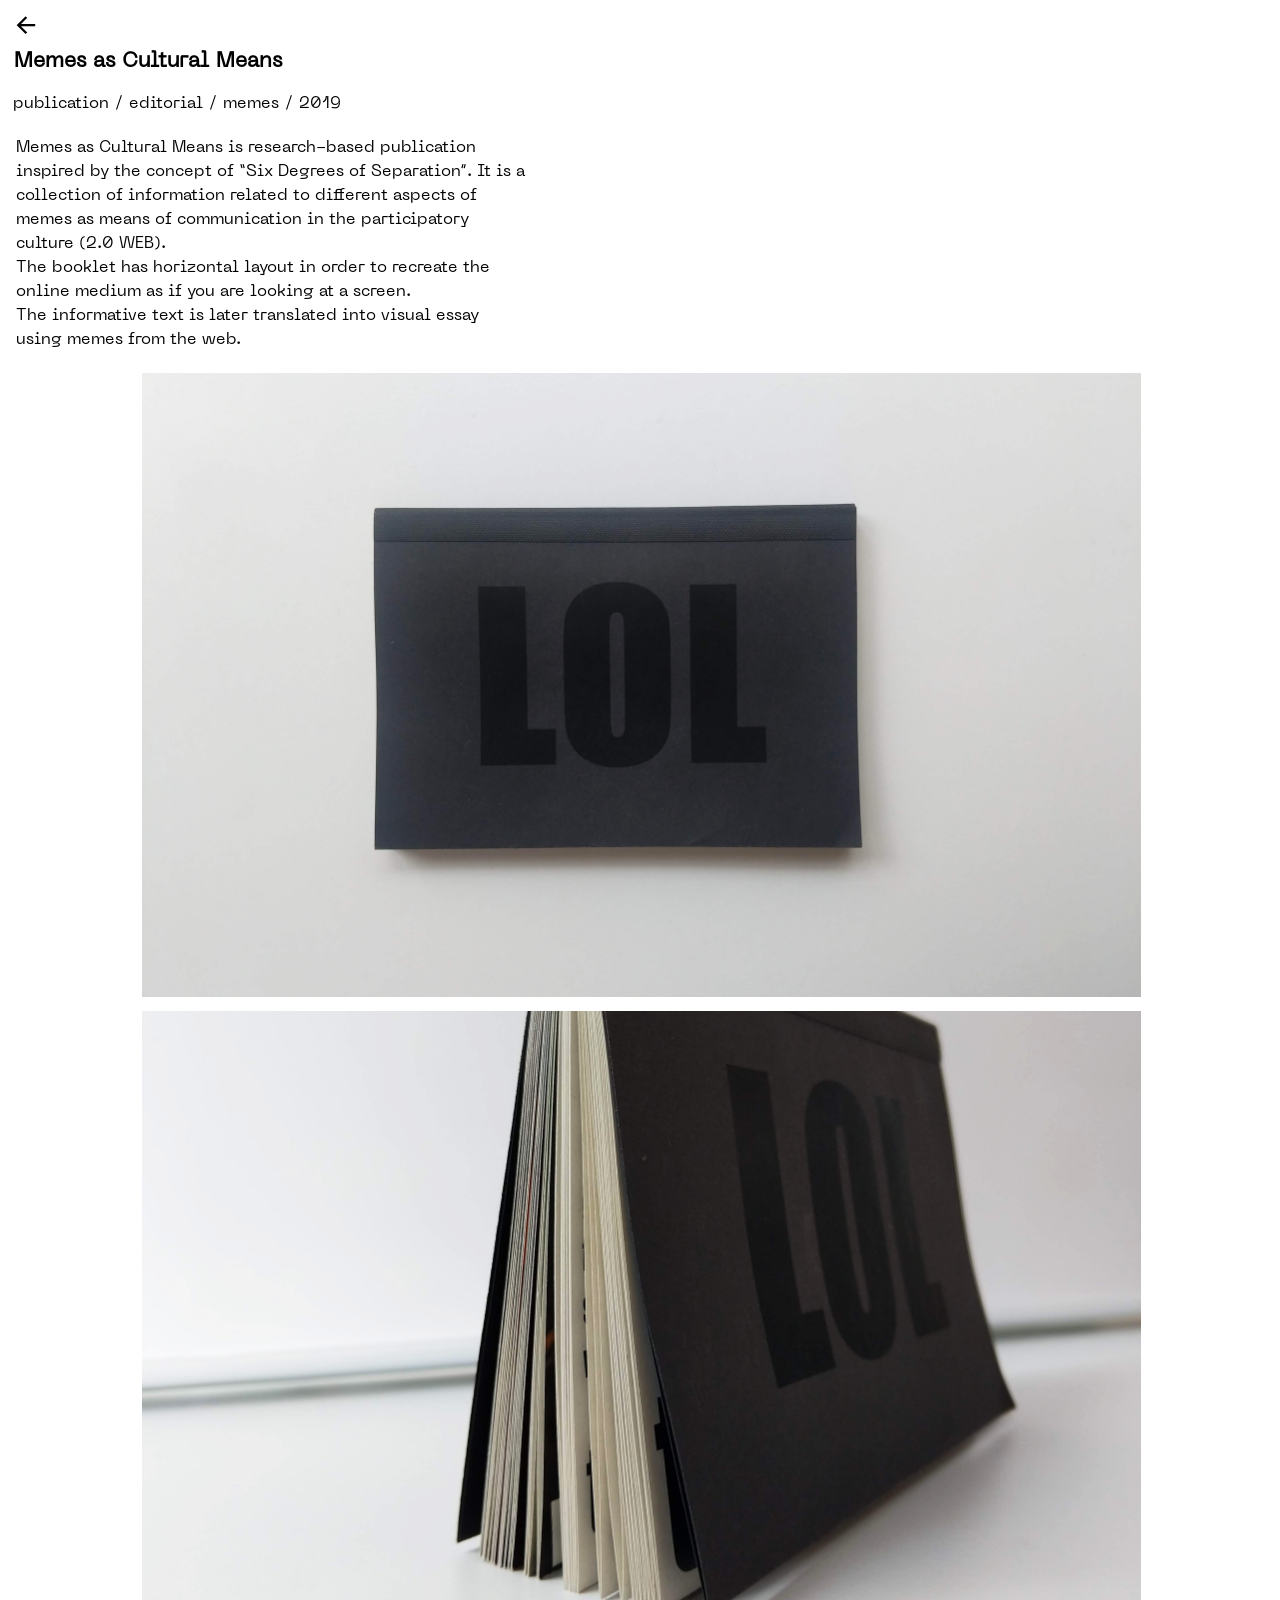
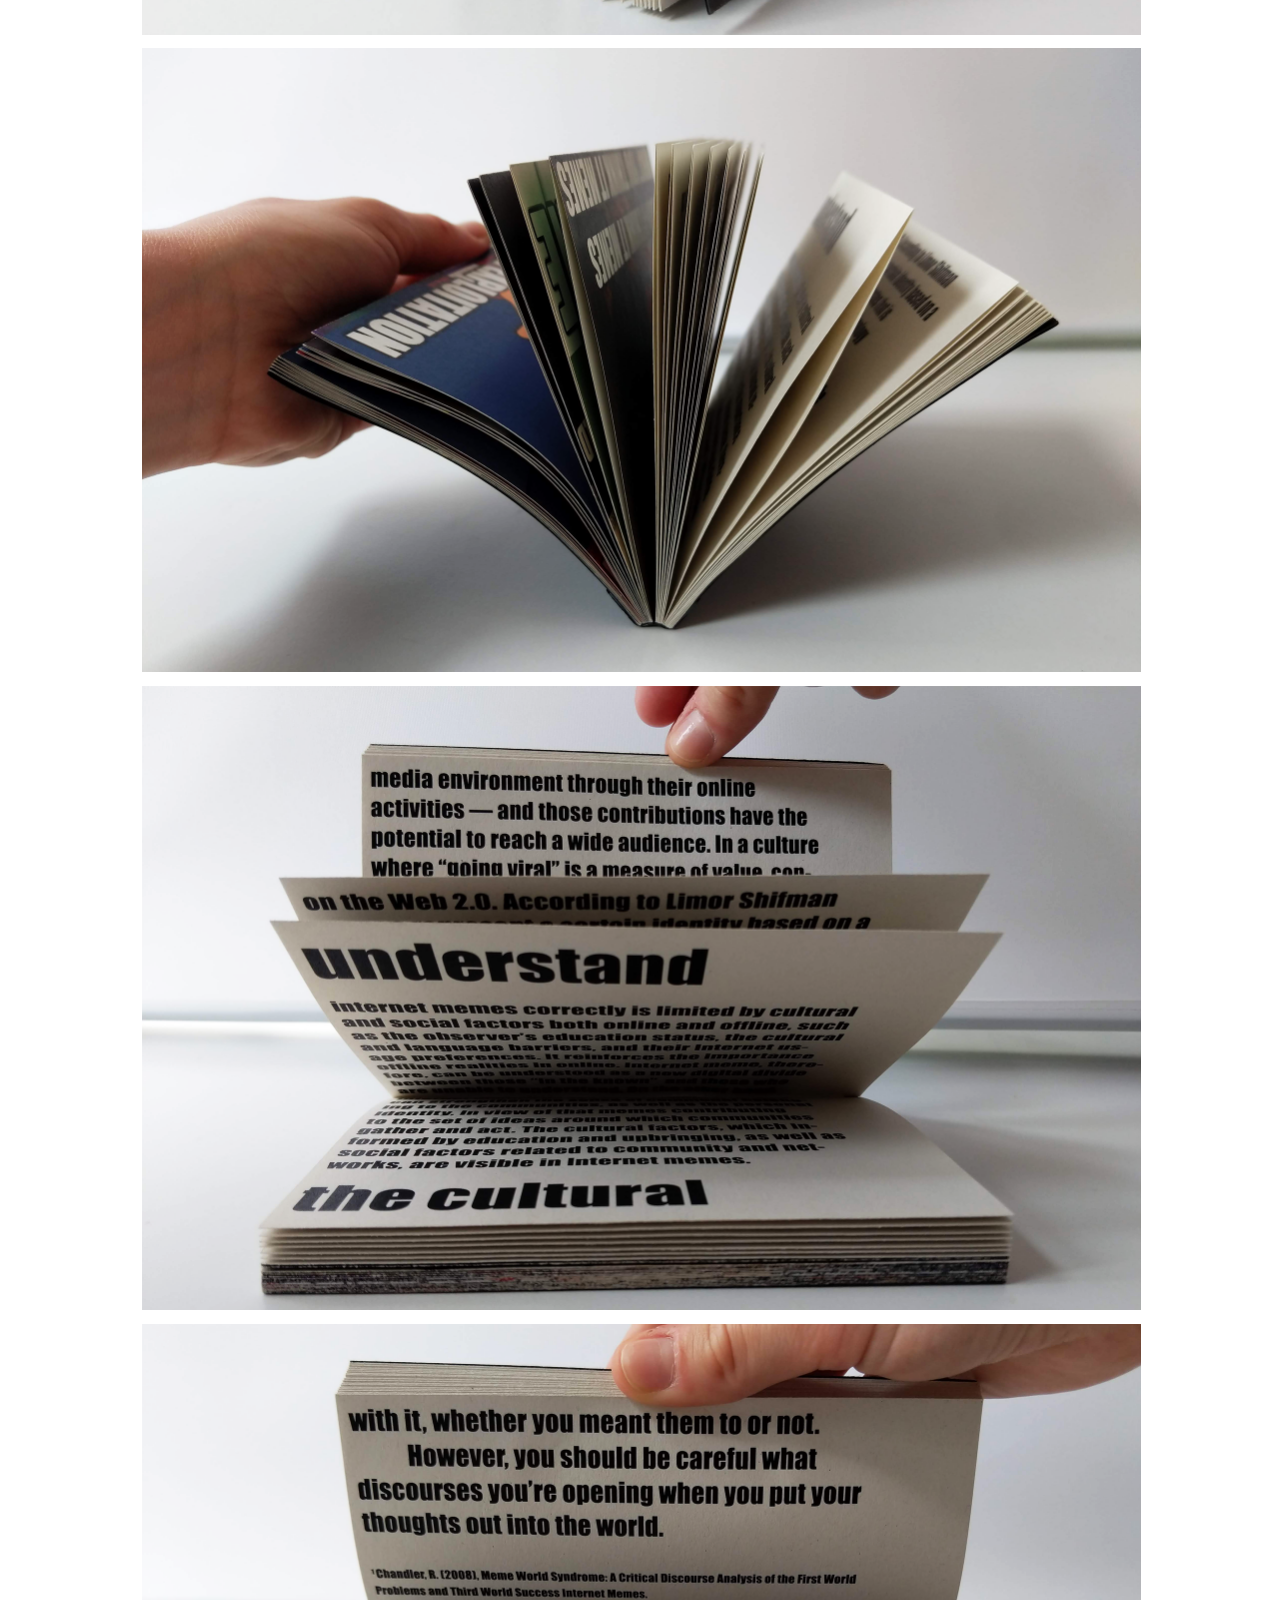
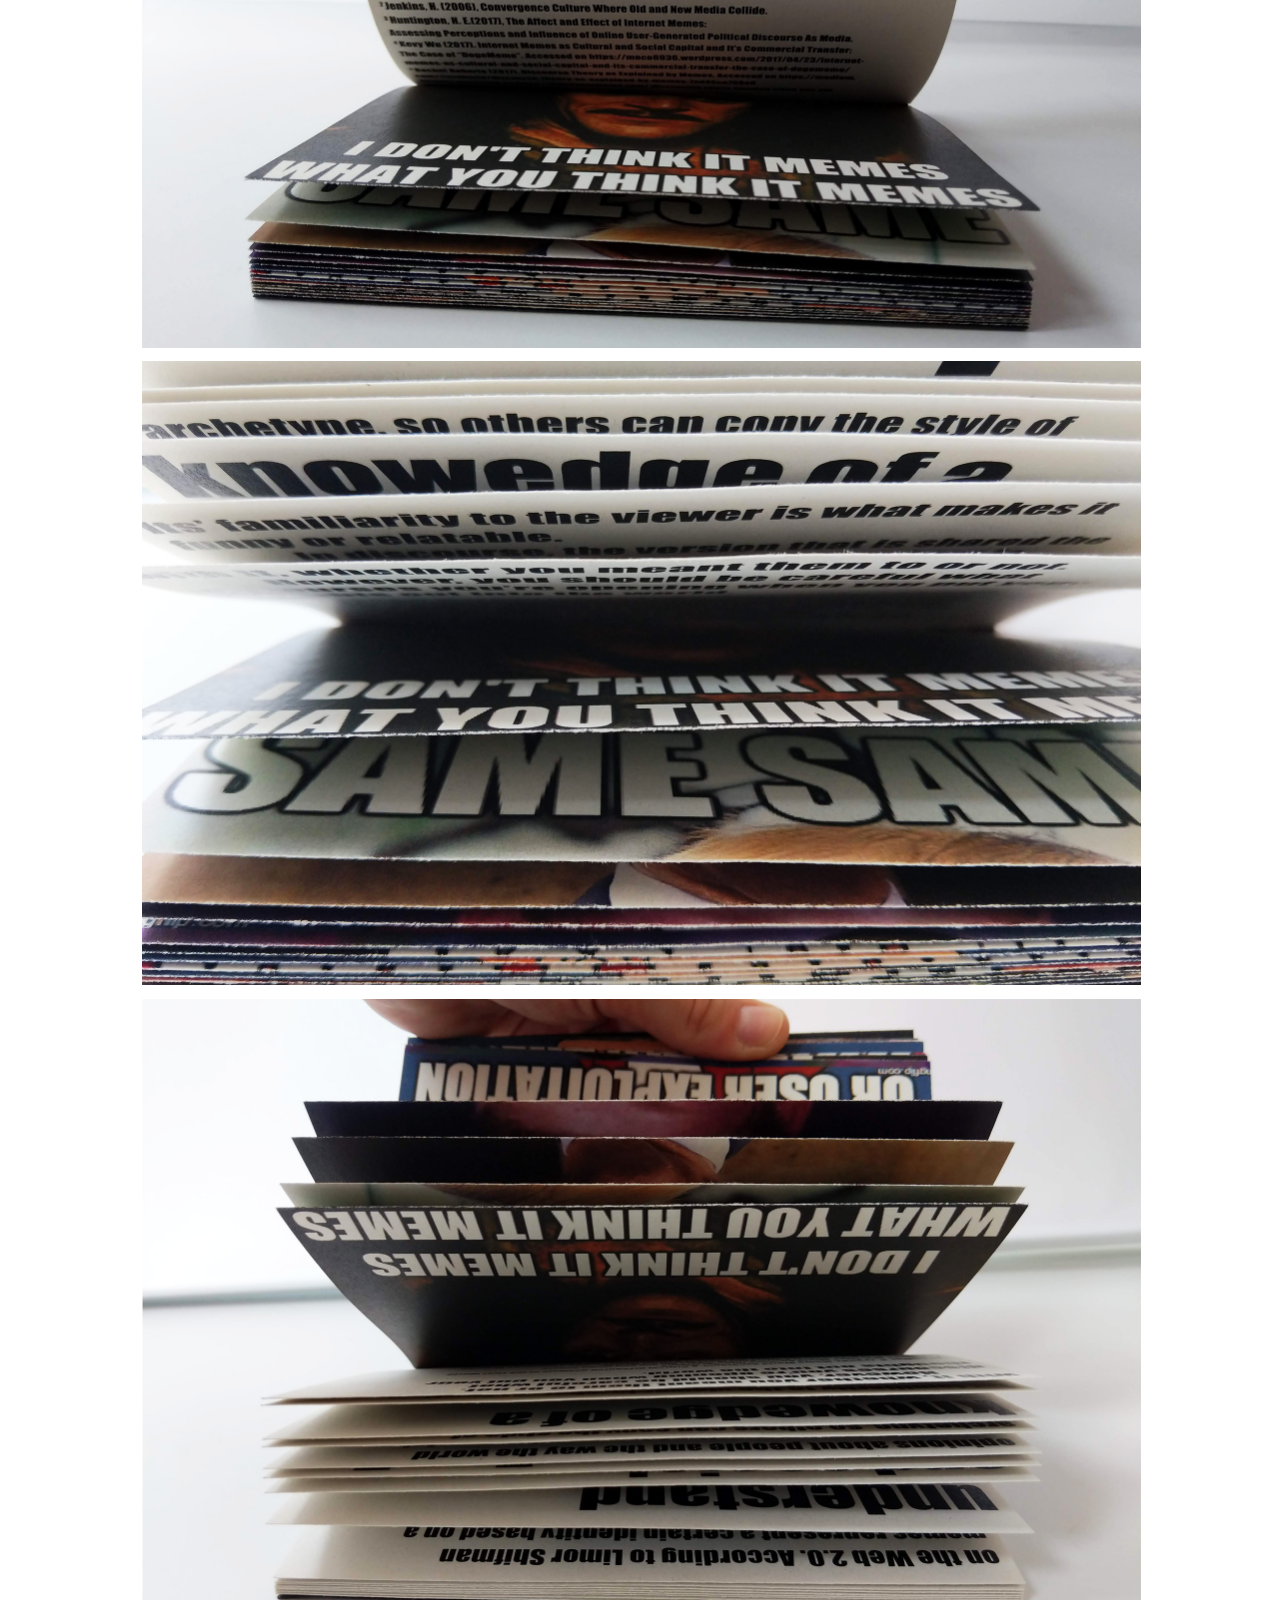
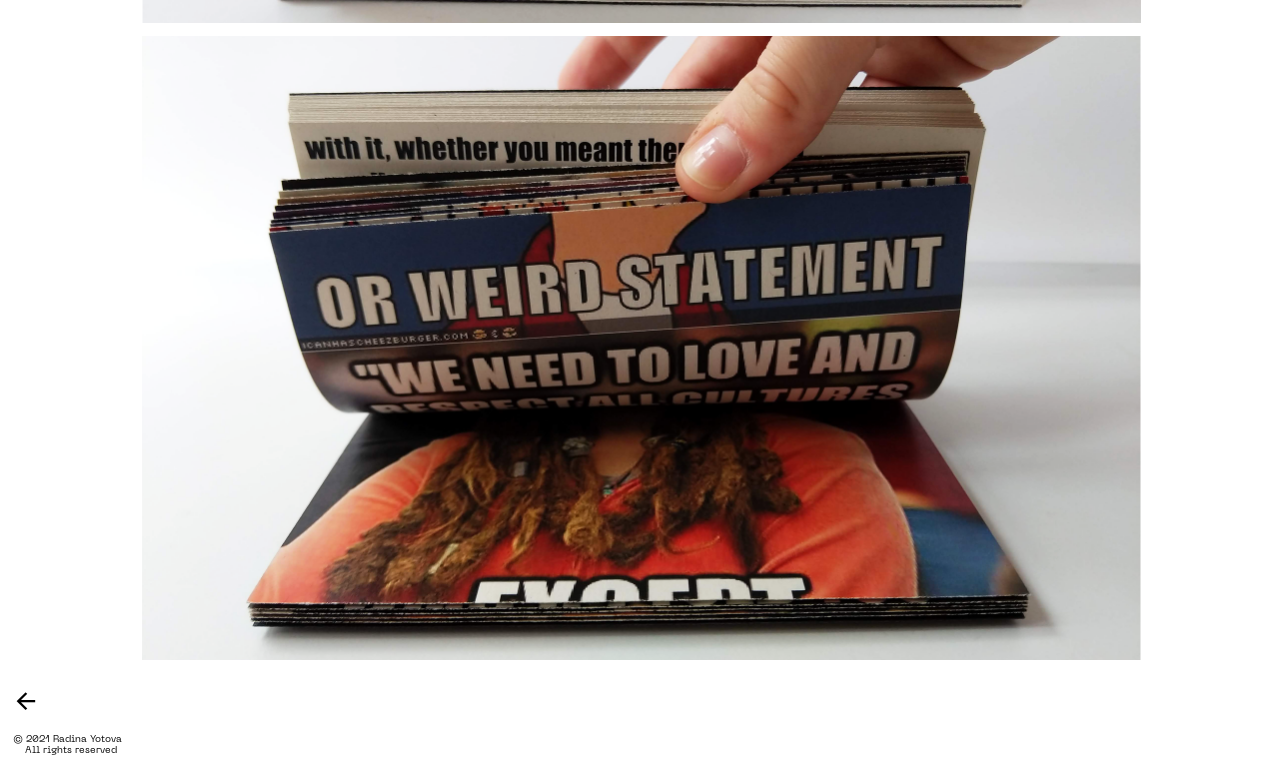
<file: pages/meme.html>
<!DOCTYPE html>
<html lang="en" >
<head>
  <meta charset="UTF-8">
  <meta content="width=device-width, minimum-scale=0.9" name="viewport"/>
  <link rel="icon" href="content/img/WW.png">
  <title>Memes as Cultural Means</title>
  <link rel="stylesheet" href="./stylePage.css">

</head>
<body>
<div id="wrapper">
    <div class="button">
      <button class="back">
        <a href="../index.html">←</a>
      </button> 
    </div>

    <div class="container-text">
      <h1 class="title">Memes as Cultural Means</h1>
          <div class="labels">
      <div class="labels-text">
        publication / editorial / memes / 2019
      </div>
    </div>
      <p class="info">
        Memes as Cultural Means is research-based publication inspired by the concept of “Six Degrees of Separation”. It is a collection of information related to different aspects of memes as means of communication in the participatory culture (2.0 WEB).<br>The booklet has horizontal layout in order to recreate the online medium as if you are looking at a screen.<br>The informative text is later translated into visual essay using memes from the web.
      </p>
    </div>

  <div class="img">
      <img src="content/img/meme-book/1.png">
      <img src="content/img/meme-book/2.png">
      <img src="content/img/meme-book/3.png">
      <img src="content/img/meme-book/4.png">
      <img src="content/img/meme-book/5.png">
      <img src="content/img/meme-book/6.png">
      <img src="content/img/meme-book/7.png">
      <img src="content/img/meme-book/8.png">
    </div>

    <div class="button">
      <button class="back">
        <a href="../index.html">←</a>
      </button> 
    </div>

    <div class="copyrights">
      <div class="copyrights-text">
        © 2021 Radina Yotova<br><span>All rights reserved</span>
      </div>
    </div>
</div>
</body>
</html>
</file>
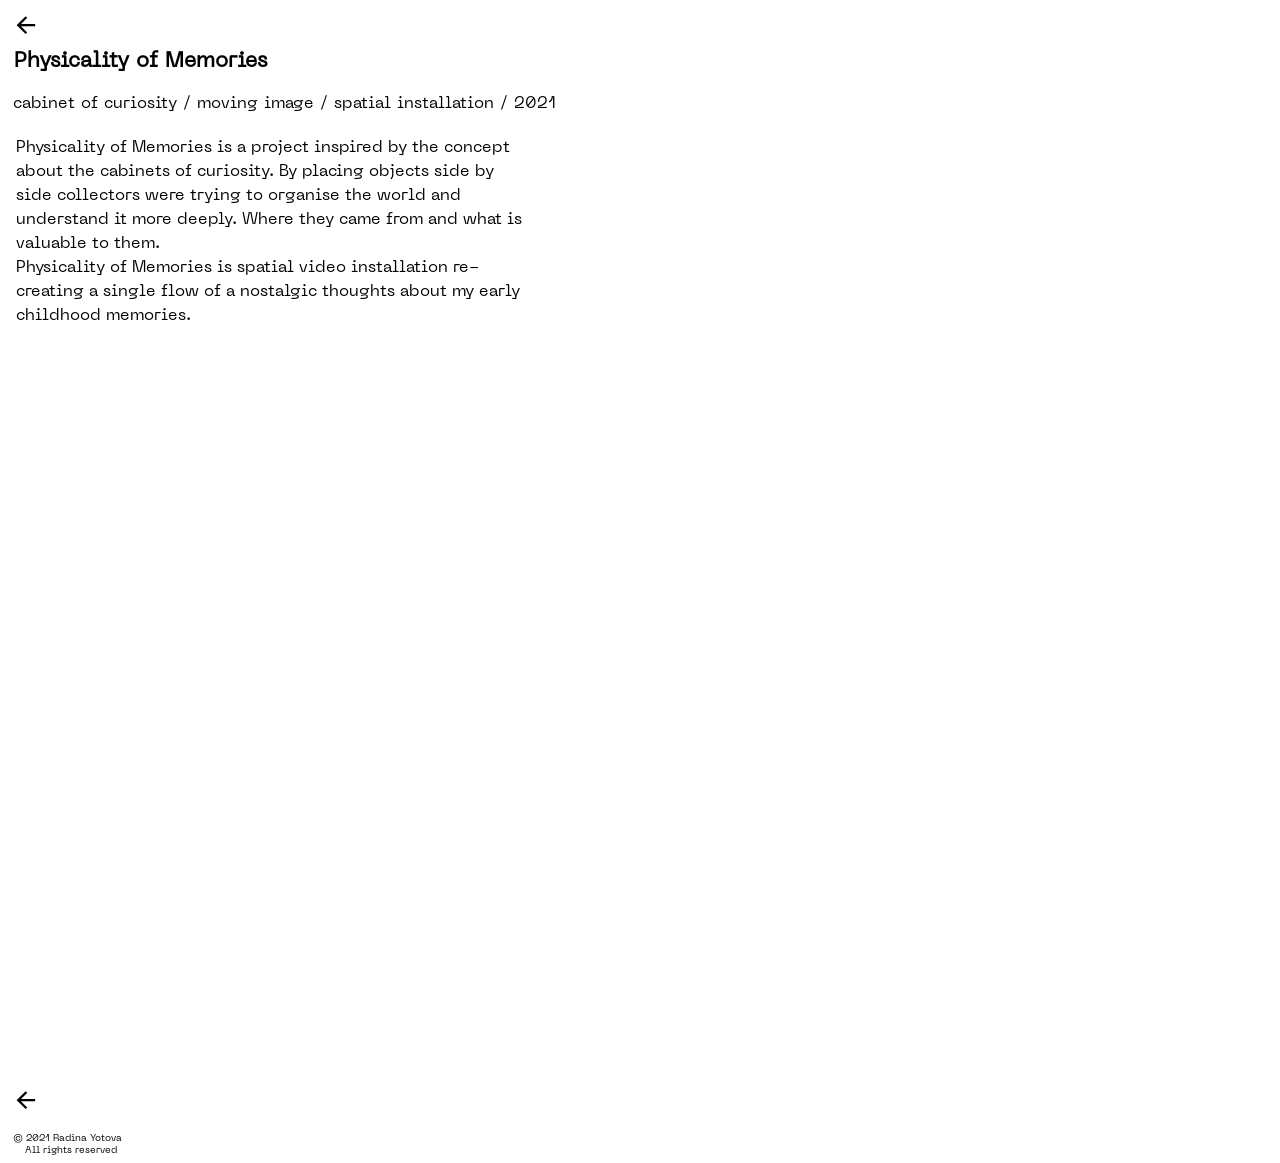
<file: pages/memories.html>
<!DOCTYPE html>
<html lang="en" >
<head>
  <meta charset="UTF-8">
  <meta content="width=device-width, minimum-scale=0.9" name="viewport"/>
  <link rel="icon" href="content/img/WW.png">
  <title>Physicality of Memories</title>
  <link rel="stylesheet" href="./stylePage.css">

</head>
<body>
<div id="wrapper">
    <div class="button">
      <button class="back">
        <a href="../index.html">←</a>
      </button> 
    </div>

    <div class="container-text">
      <h1 class="title">Physicality of Memories</h1>
          <div class="labels">
      <div class="labels-text">
        cabinet of curiosity / moving image / spatial installation / 2021
      </div>
    </div>
      <p class="info">Physicality of Memories is a project inspired by the concept about the cabinets of curiosity.
        By placing objects side by side collectors were trying to organise the world and understand it more deeply. Where they came from and what is valuable to them.<br>
        Physicality of Memories is spatial video installation re-creating a single flow of a nostalgic thoughts about my early childhood memories.
      </p>
    </div>

  <div class="img">
          <iframe title="vimeo-player" src="https://player.vimeo.com/video/547749033" width="1080" height="720" frameborder="0" allowfullscreen></iframe>
    </div>

    <div class="button">
      <button class="back">
        <a href="../index.html">←</a>
      </button> 
    </div>

    <div class="copyrights">
      <div class="copyrights-text">
        © 2021 Radina Yotova<br><span>All rights reserved</span>
      </div>
    </div>
</div>
</body>
</html>
</file>
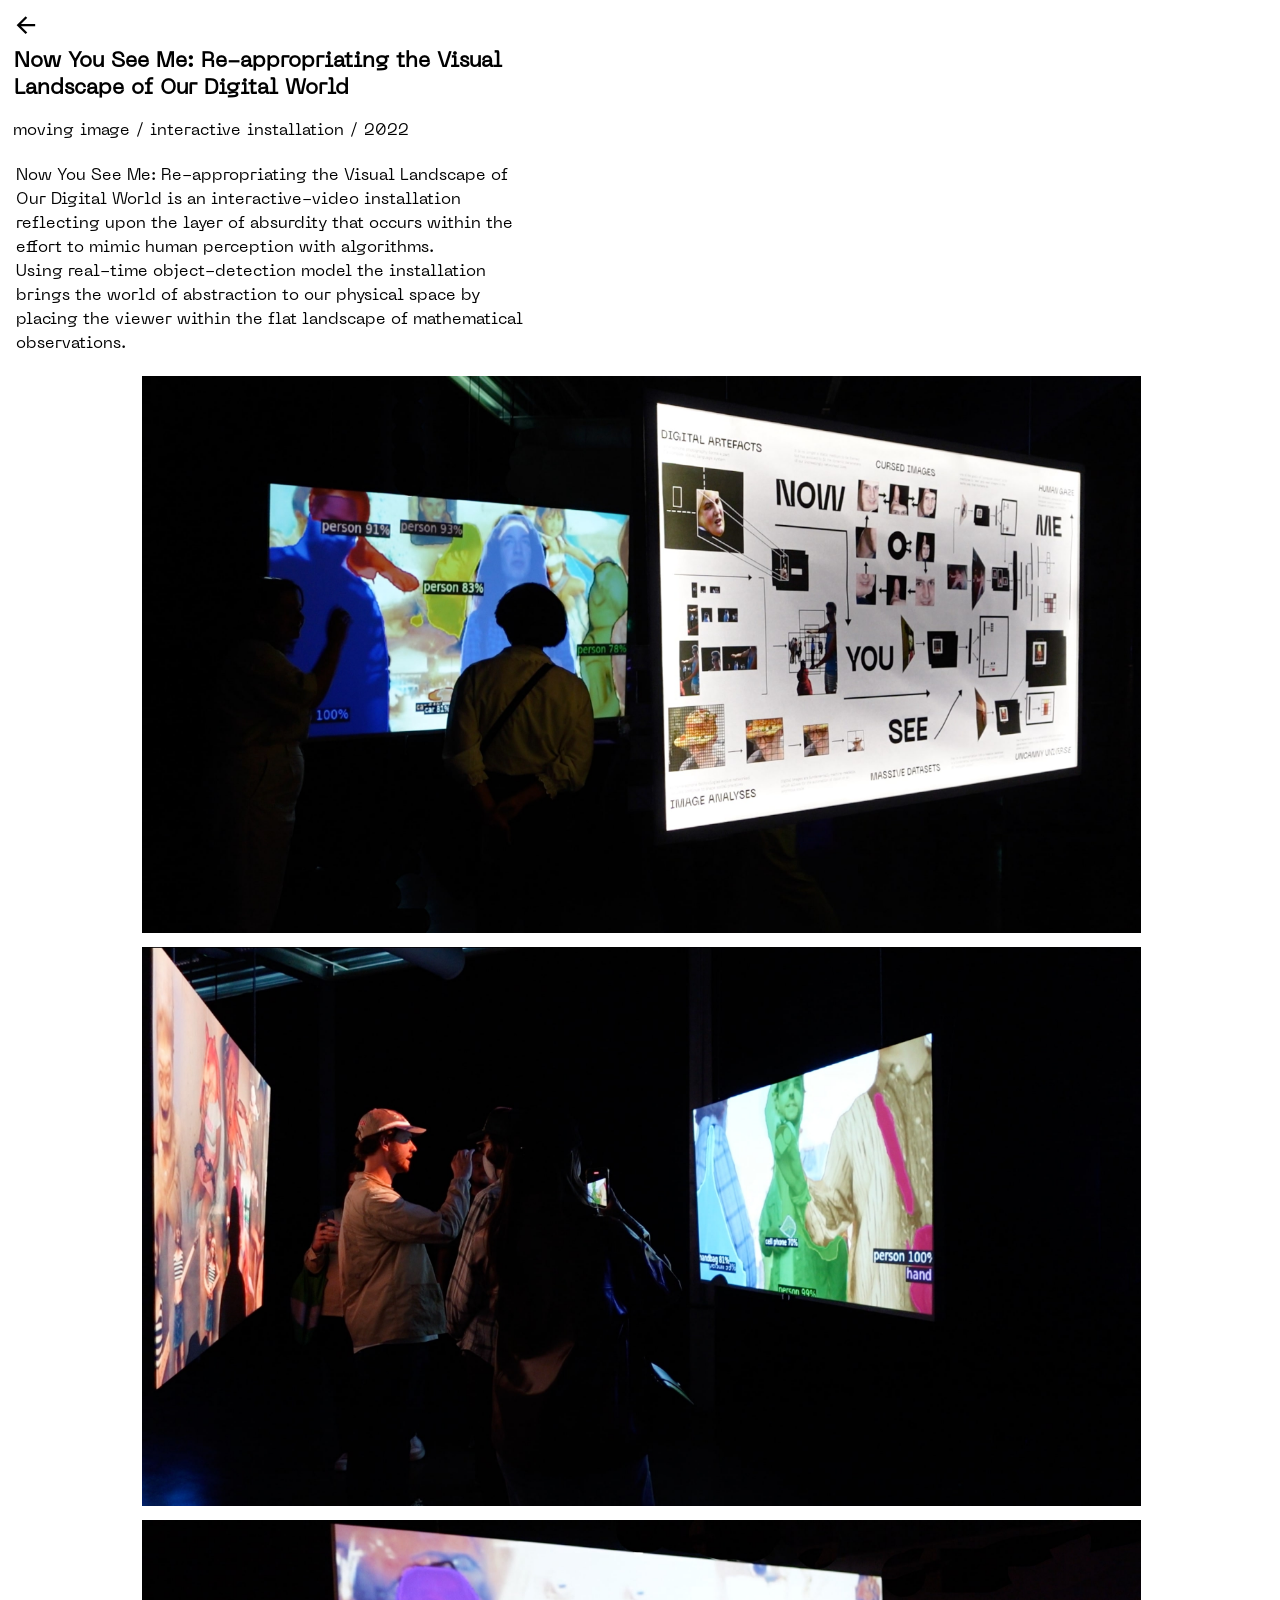
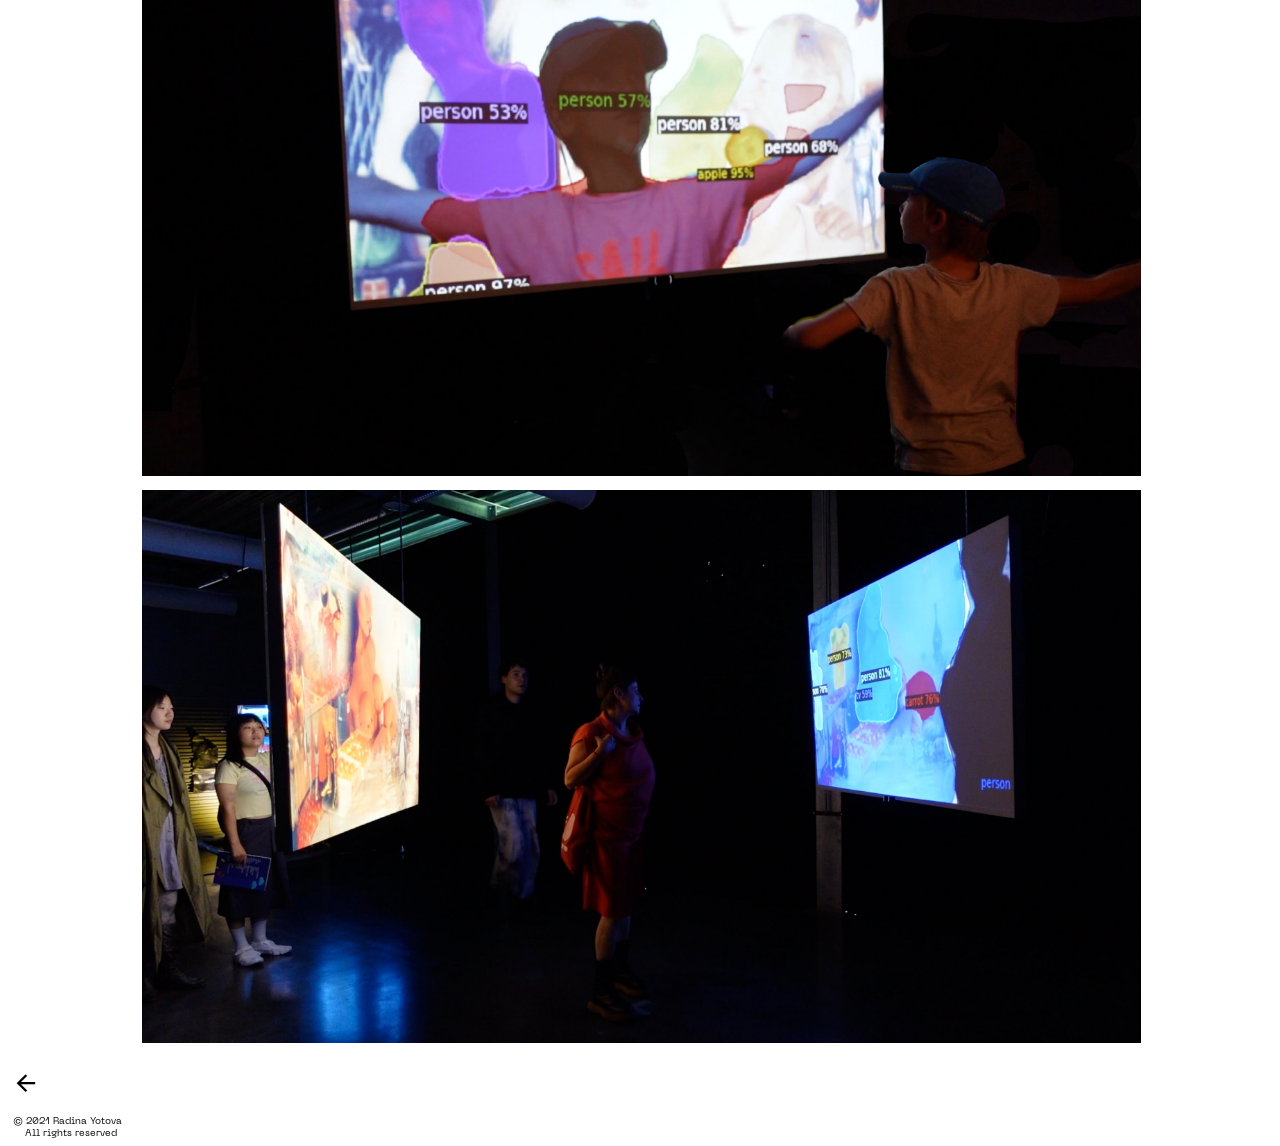
<file: pages/nowyouseeme.html>
<!DOCTYPE html>
<html lang="en" >
<head>
  <meta charset="UTF-8">
  <meta content="width=device-width, minimum-scale=0.9" name="viewport"/>
  <link rel="icon" href="content/img/WW.jpg">
  <title>Now You See Me: Re-appropriating the Visual Landscape of Our Digital World</title>
  <link rel="stylesheet" href="./stylePage.css">

</head>
<body>
<div id="wrapper">

    <div class="button">
      <button class="back">
        <a href="../index.html">←</a>
      </button> 
    </div>

    <div class="container-text">
      <h1 class="title">Now You See Me: Re-appropriating the Visual Landscape of Our Digital World</h1>

      <div class="labels">
        <div class="labels-text">
          moving image / interactive installation / 2022
        </div>
      </div>

      <p class="info">
      Now You See Me: Re-appropriating the Visual Landscape of Our Digital World is an interactive-video installation reflecting upon the layer of absurdity that occurs within the effort to mimic human perception with algorithms.
      <br>
      Using real-time object-detection model the installation brings the world of abstraction to our physical space by placing the viewer within the flat landscape of mathematical observations.
      </p>
    </div>

  <div class="img">
      <img src="content/img/nowyouseeme/1.jpg">
      <img src="content/img/nowyouseeme/2.jpg">
      <img src="content/img/nowyouseeme/3.jpg">
      <img src="content/img/nowyouseeme/4.jpg">
    </div>

    <div class="button">
      <button class="back">
        <a href="../index.html">←</a>
      </button> 
    </div>

    <div class="copyrights">
      <div class="copyrights-text">
        © 2021 Radina Yotova<br><span>All rights reserved</span>
      </div>
    </div>

</div>
</body>
</html>
</file>
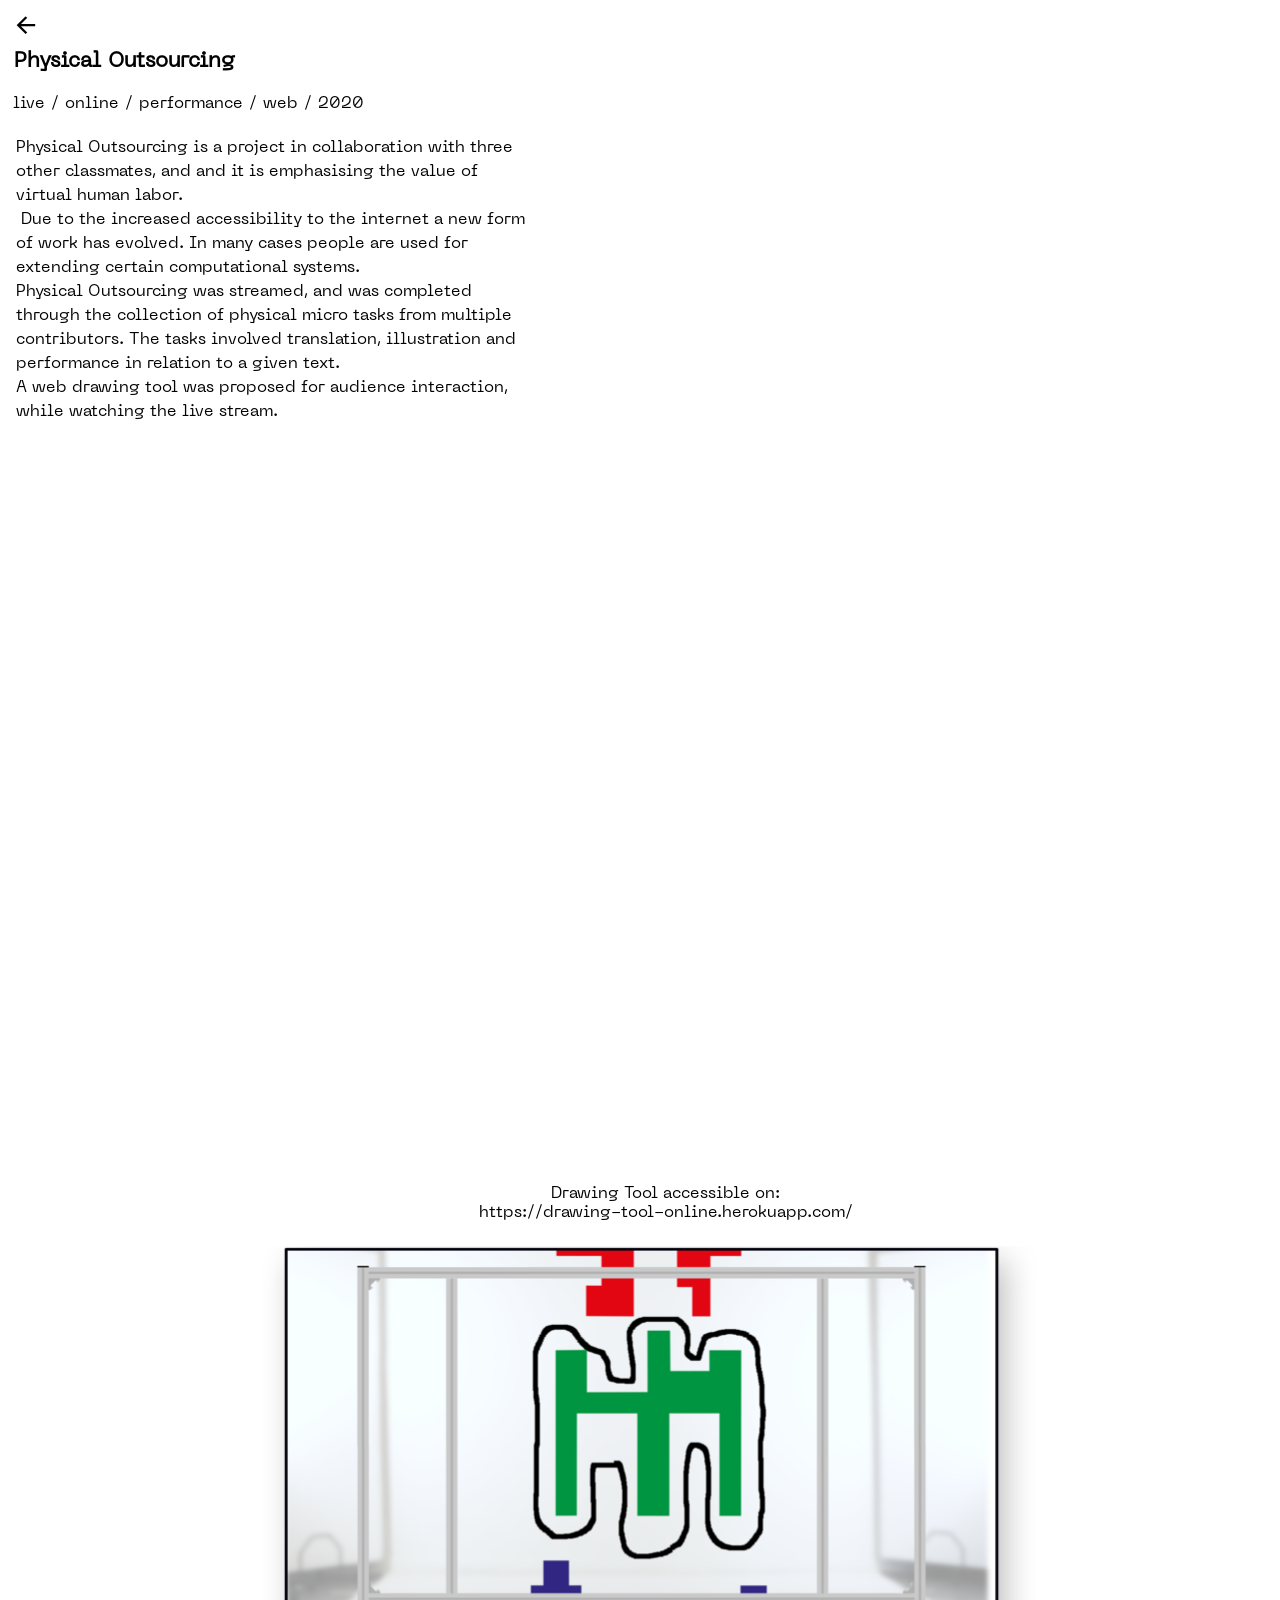
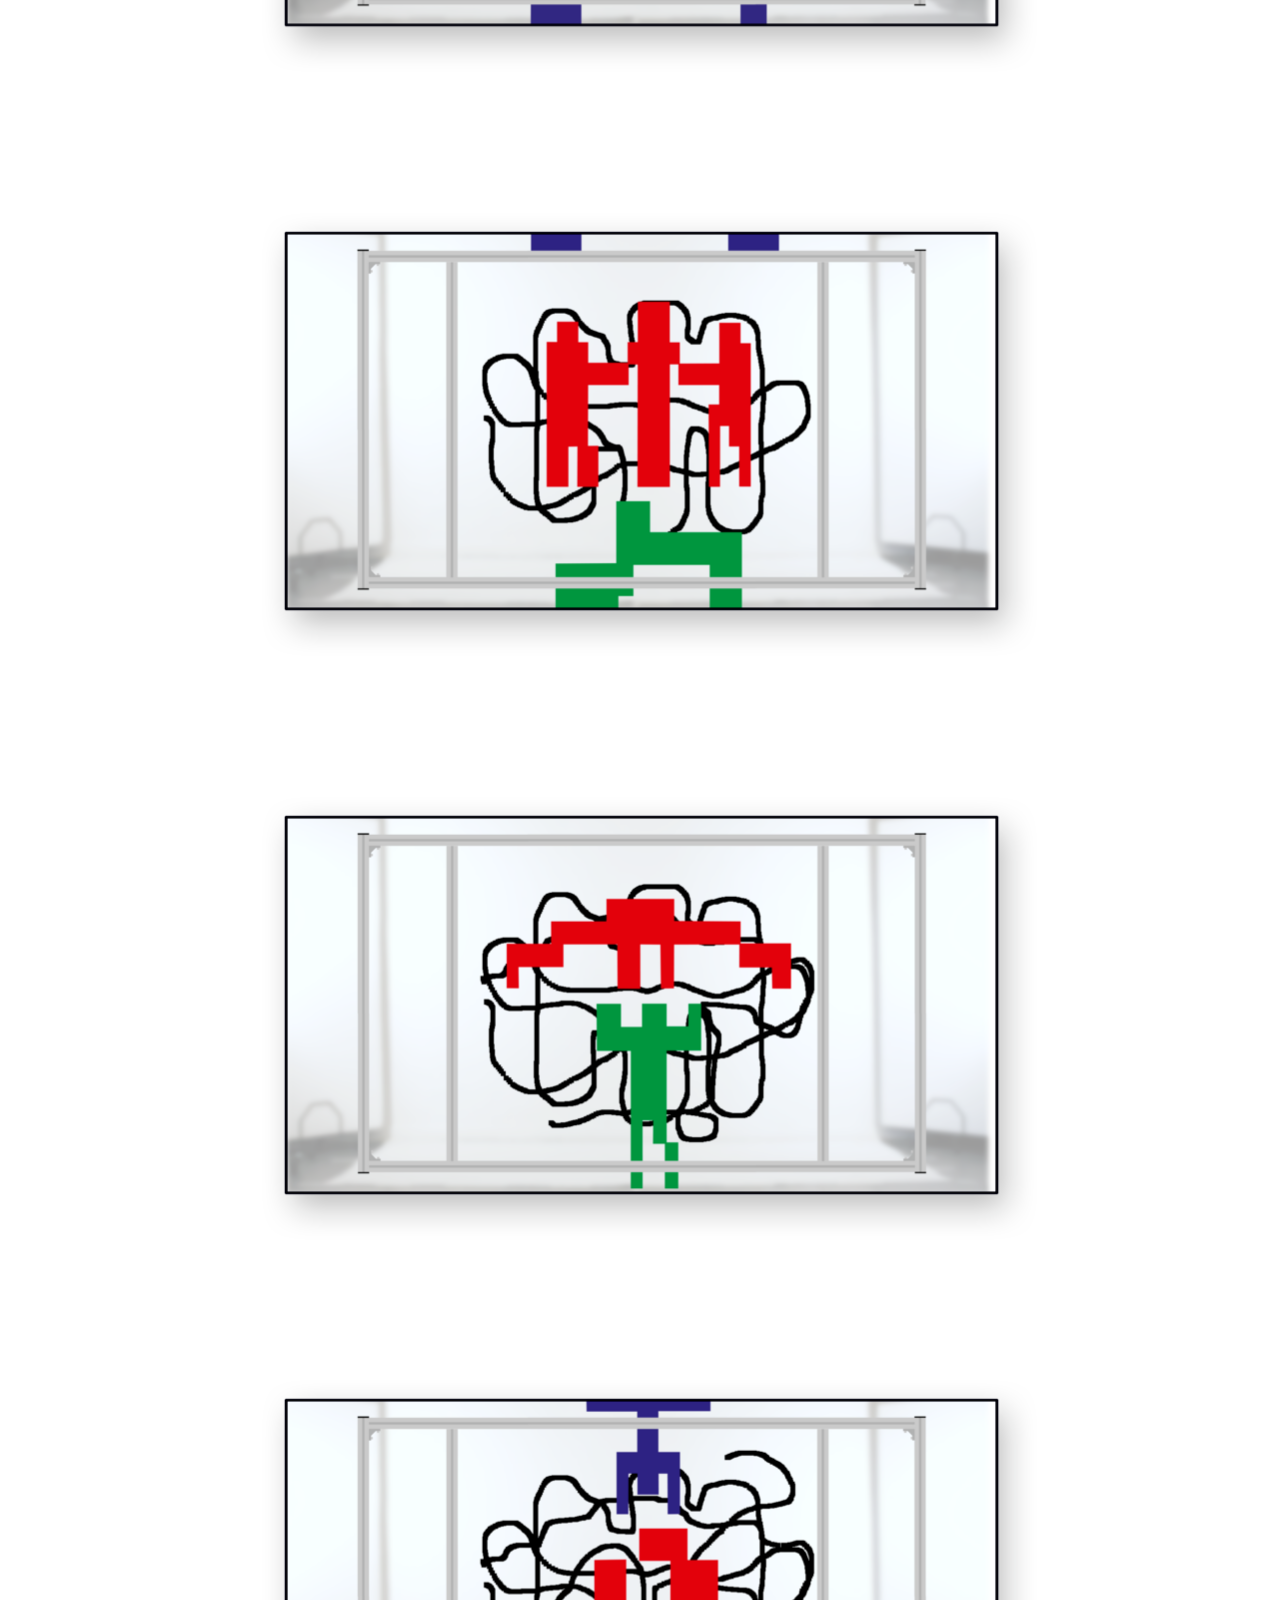
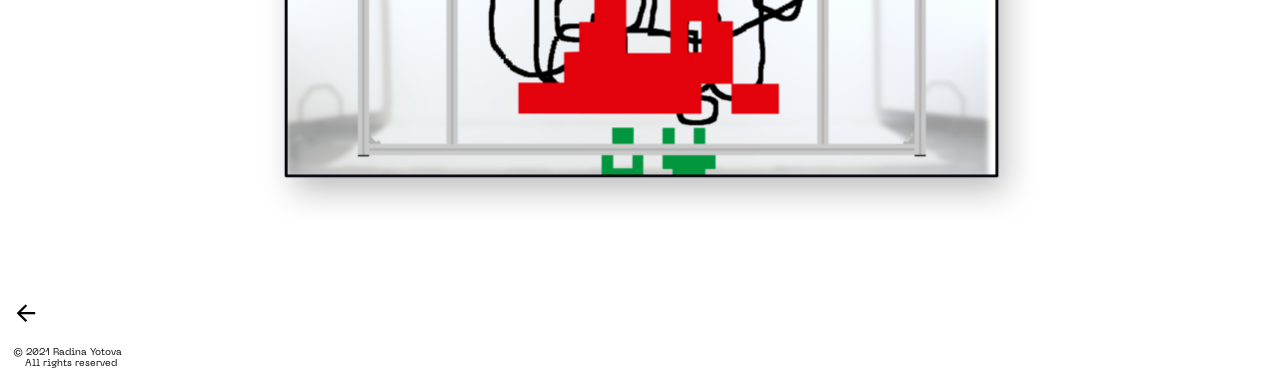
<file: pages/outsourcing.html>
<!DOCTYPE html>
<html lang="en" >
<head>
  <meta charset="UTF-8">
  <meta content="width=device-width, minimum-scale=0.9" name="viewport"/>
  <link rel="icon" href="content/img/WW.png">
  <title>Physical Outsourcing</title>
  <link rel="stylesheet" href="./stylePage.css">

</head>
<body>
<div id="wrapper">
    <div class="button">
      <button class="back">
        <a href="../index.html">←</a>
      </button> 
    </div>

    <div class="container-text">
      <h1 class="title">Physical Outsourcing</h1>
          <div class="labels">
      <div class="labels-text">
        live / online / performance / web / 2020
      </div>
    </div>
      <p class="info">
        Physical Outsourcing is a project in collaboration with three other classmates, and and it is emphasising the value of virtual human labor.<br> Due to the increased accessibility to the internet a new form of work has evolved. In many cases people are used for extending certain computational systems.<br>
        Physical Outsourcing was streamed, and was completed through the collection of physical micro tasks from multiple contributors.
        The tasks involved translation, illustration and performance in relation to a given text.<br>
        A web drawing tool was proposed for audience interaction, while watching the live stream.
      </p>
    </div>

  <div class="img">
    <iframe src="https://www.youtube.com/embed/AbGqv-Mosgg" title="YouTube video player" frameborder="0" allow="accelerometer; autoplay; clipboard-write; encrypted-media; gyroscope; picture-in-picture" allowfullscreen></iframe>
    <div id="labels-img">
        Drawing Tool accessible on:<br><a href=" https://drawing-tool-online.herokuapp.com/">https://drawing-tool-online.herokuapp.com/</a> 
      </div>
    <img src="content/img/outsourcing/1.png">
    <img src="content/img/outsourcing/2.png">
    <img src="content/img/outsourcing/3.png">
    <img src="content/img/outsourcing/4.png">
    </div>

     <div class="button">
      <button class="back">
        <a href="../index.html">←</a>
      </button> 
    </div>

    <div class="copyrights">
      <div class="copyrights-text">
        © 2021 Radina Yotova<br><span>All rights reserved</span>
      </div>
    </div>
</div>
</body>
</html>
</file>
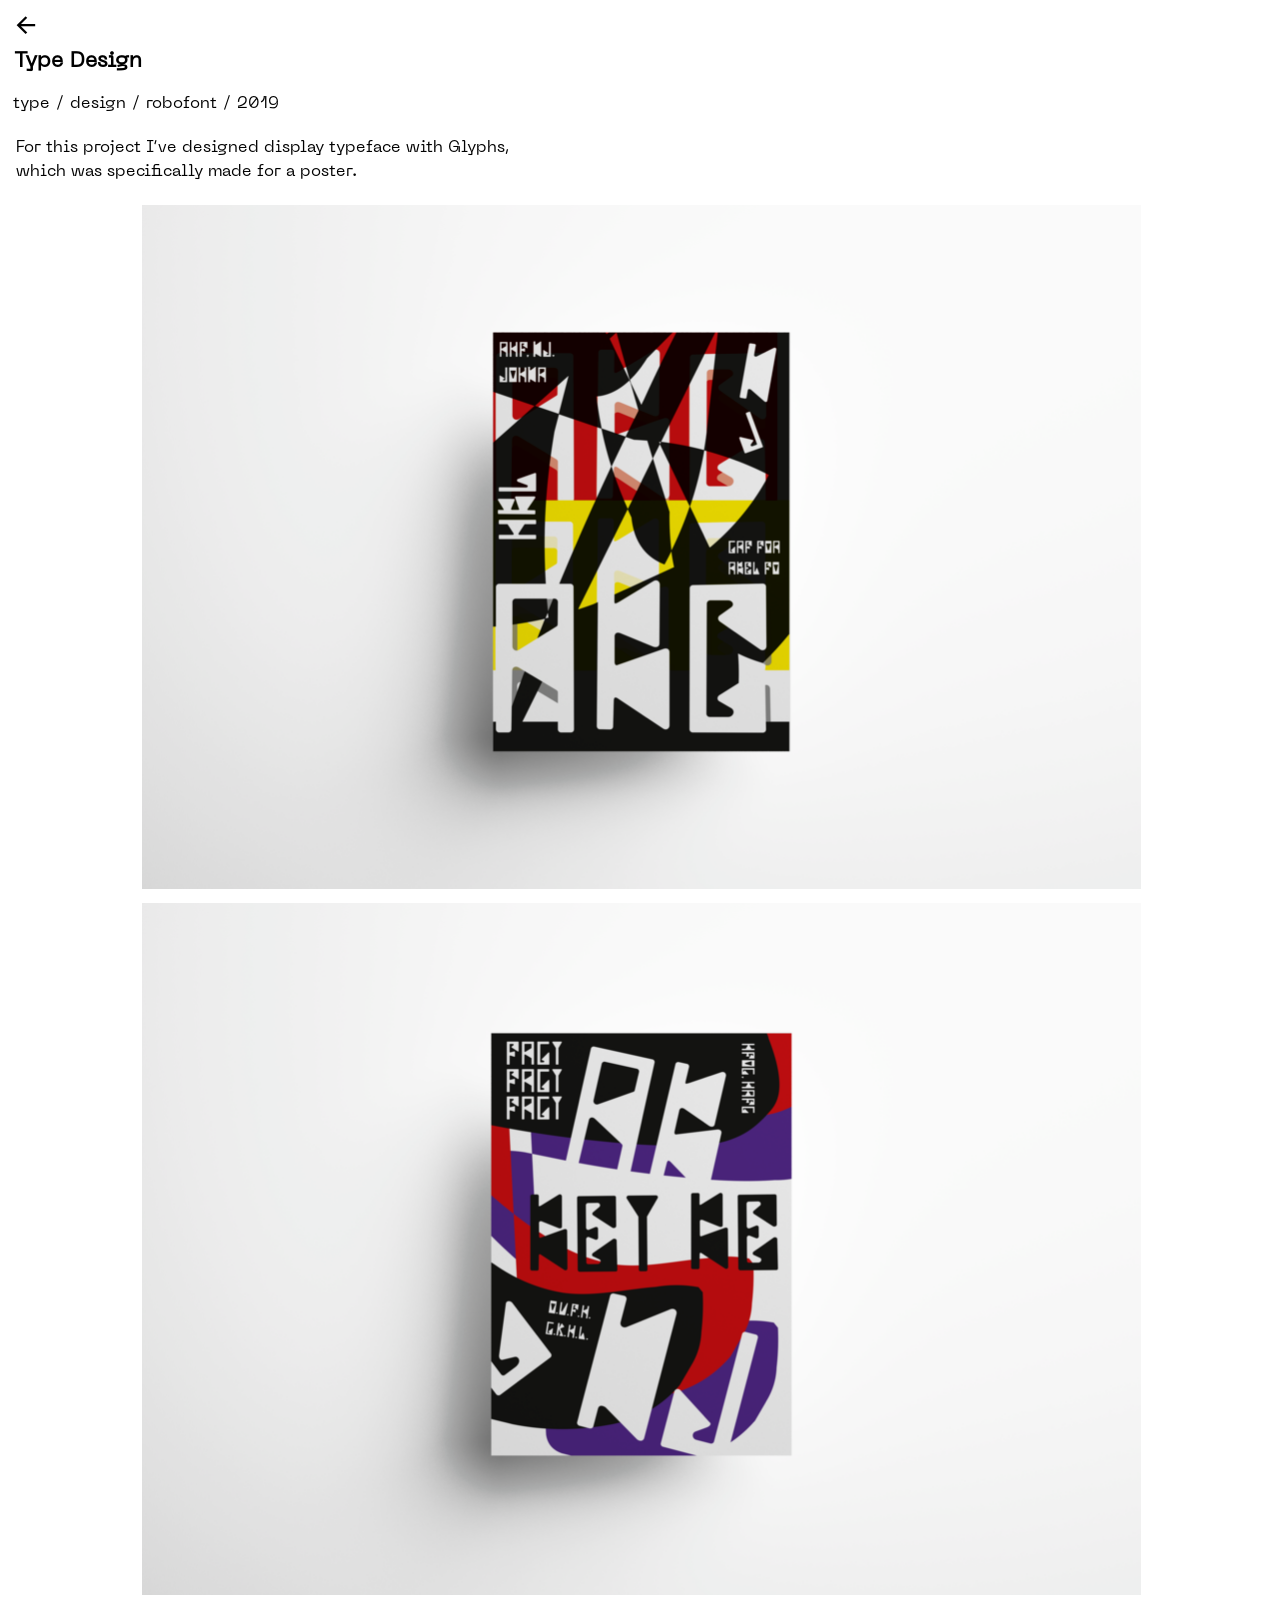
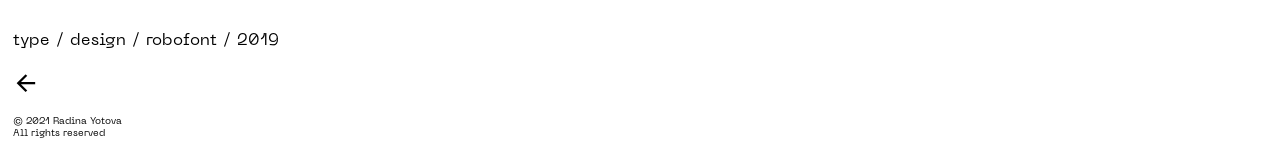
<file: pages/ownTypePoster.html>
<!DOCTYPE html>
<html lang="en" >
<head>
  <meta charset="UTF-8">
  <meta name="viewport" content="width=device-width, initial-scale=1.0">
  <link rel="icon" href="content/img/WW.png">
  <title>Type Design</title>
  <link rel="stylesheet" href="./stylePage.css">

</head>
<body>
<div id="wrapper">
    <div class="button">
      <button class="back">
        <a href="../index.html">←</a>
      </button> 
    </div>

    <div class="container-text">
      <h1 class="title">Type Design</h1>
          <div class="labels">
      <div class="labels-text">
        type / design / robofont / 2019
      </div>
    </div>
      <p class="info">
        For this project I’ve designed display typeface with Glyphs, which was specifically made for a poster.
      </p>
    </div>

  <div class="img">
      <img src="content/img/own-typeface-poster/1.png">
      <img src="content/img/own-typeface-poster/2.png">
    </div>

    <div class="labels">
      <div class="labels-text">
          type / design / robofont / 2019
      </div>
    </div>

    <div class="button">
      <button class="back">
        <a href="../index.html">←</a>
      </button> 
    </div>

    <div class="copyrights">
      <div class="copyrights-text">
        © 2021 Radina Yotova<br>All rights reserved
      </div>
    </div>
</div>
</body>
</html>
</file>
<file: pages/stylePage.css>
@font-face {font-family: myFont;src: url(content/fonts/NeueMachina-Regular.otf);}

body {width: 99vw;overflow-x:hidden;}

*{scrollbar-width: none;user-drag: none; user-select: none;-moz-user-select: none;-webkit-user-drag: none;-webkit-user-select: none;-ms-user-select: none;}
*::-webkit-scrollbar { width: 0 !important }
*{ -ms-overflow-style: none;scrollbar-width: none;}

.button{margin-bottom:0.3vw;padding-bottom:0.3vw;border:none;z-index:10;background-color:#fff;top:0;width:100%;}

.back{border:none;font-size:2em;font-family:myFont;margin-right:1em;background-color:transparent;}
.back:focus{outline:0;border:none;font-size:1.3em;font-family:myFont;margin-right:1em;background-color:transparent;}
.back:hover{filter: drop-shadow(0 0 0.75rem #FF00FF);color:#000;}

a{text-decoration:none;color:#000;cursor:pointer;}

.title{
	margin:0;
	padding-left:0.3em;
	position:relative;
	font-family:myFont;
	font-size:1.3em;
	line-height:1.3em;
	width:40%;
}

.info{
	padding-left:0.5em;
	width:40vw;
	font-family:myFont;
	font-size:1em;
	line-height:1.5;
	text-align:left;
}

#labels-img{text-align:center;position: relative;width: 100vw;font-family:myFont;font-size:1em;line-height:1.2;padding-top:0.5em;margin-top:0.5em;margin-left:0.5em;padding-bottom:0.7em;margin-bottom:0.7em;}

.img{margin:0.3em;padding:0.3em;text-align:center;}

img{width:80%;margin-bottom:0.3em;padding-bottom:0.3em;}

.copyrights{position: absolute;width: 100vw;font-family:myFont;font-size:0.6em;line-height:1.2;margin-top:0.5em;padding-top:0.5em;margin-left:0.5em;padding-bottom:0.7em;margin-bottom:0.7em;}
.copyrights span{padding-left: 1.3em;text-indent:-1.5em;}
.labels{position: relative;width: 100%;font-family:myFont;font-size:1em;word-spacing:1px;line-height:1.5em;padding-top:0.5em;margin-top:0.5em;margin-left:0.3em;padding-bottom:0.3em;margin-bottom:0.5em;}


.img iframe{
	padding:0;
	margin:0;
}

iframe{
	width:80%;
	height:80vh;
}

@media only screen and (max-width: 800px) {

body {
  overflow: hidden!important;
  overflow-y: scroll !important;
  width: calc(var(--vw, 1vw) * 100);
}

#wrapper {
  overflow-x:hidden!important;
}

.title{
	margin:0;
	padding-left:0.3em;
	position:relative;
	font-family:myFont;
	font-size:1.2em;
	line-height:1.3em;
	width:95%;
}

img{width:95%;margin-bottom:0.1em;padding-bottom:0.1em;}

button{font-size:10em;margin:0em;padding:0;}

.back{font-size:1.5em;margin:0;padding:0.2em;}
.back:hover{filter: drop-shadow(0 0 0rem #FF00FF);color:#000;}



.info{
	margin:0;
	padding:0.5em;
	padding-top:1em;
	width:90vw;
	font-family:myFont;
	font-size:1em;
	line-height:1.3;
	text-align:left;
}

iframe{
	width:95%;
	height:30vh;
	padding:0;
	margin:0;
}

.img{width:100%;margin:0;text-align:left;}

.last{width:80%;margin-bottom:0em;padding-bottom:0em;}

.labels{font-size:0.9em;}

#labels-img{font-size:0.9em;width:90vw;text-align:left;}

.copyrights{font-size:0.6em;}
}

.copyrights span{
  padding-left: 1.3em;
  text-indent:-1.5em;
}
</file>
